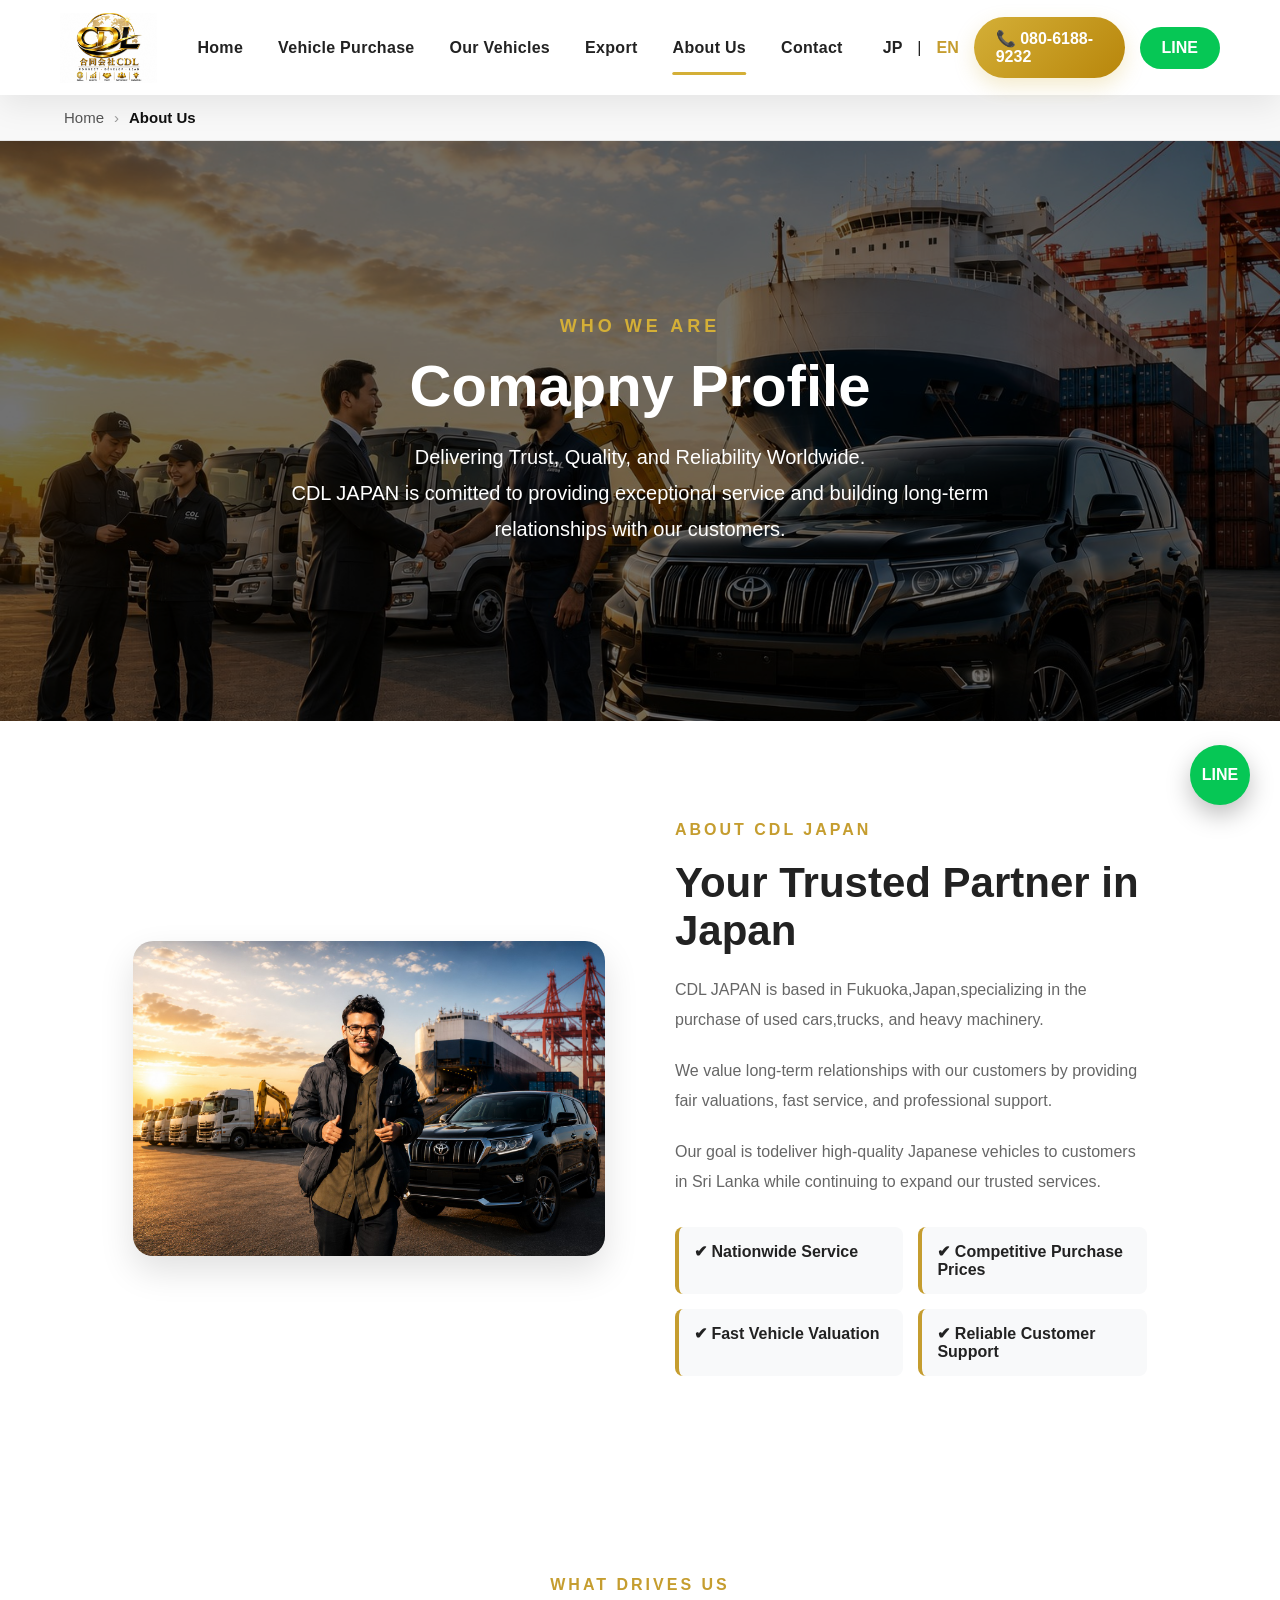
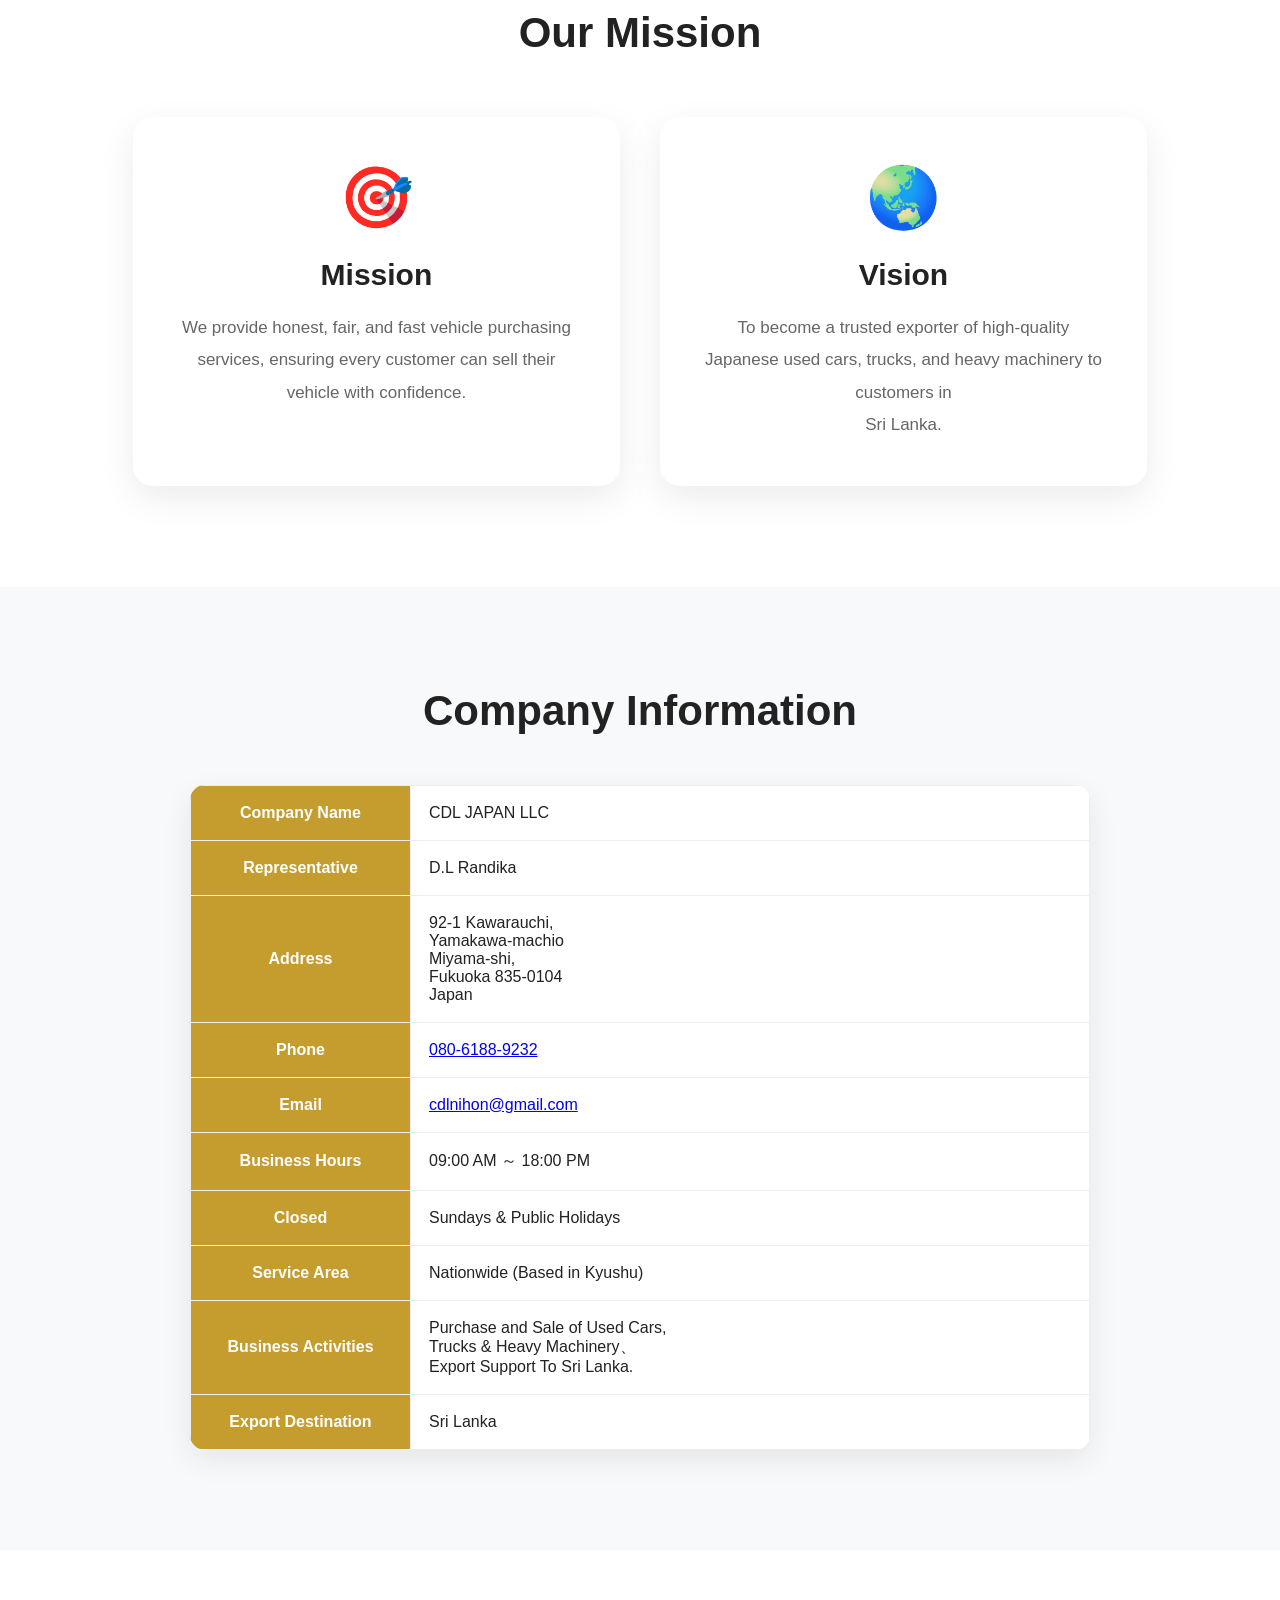
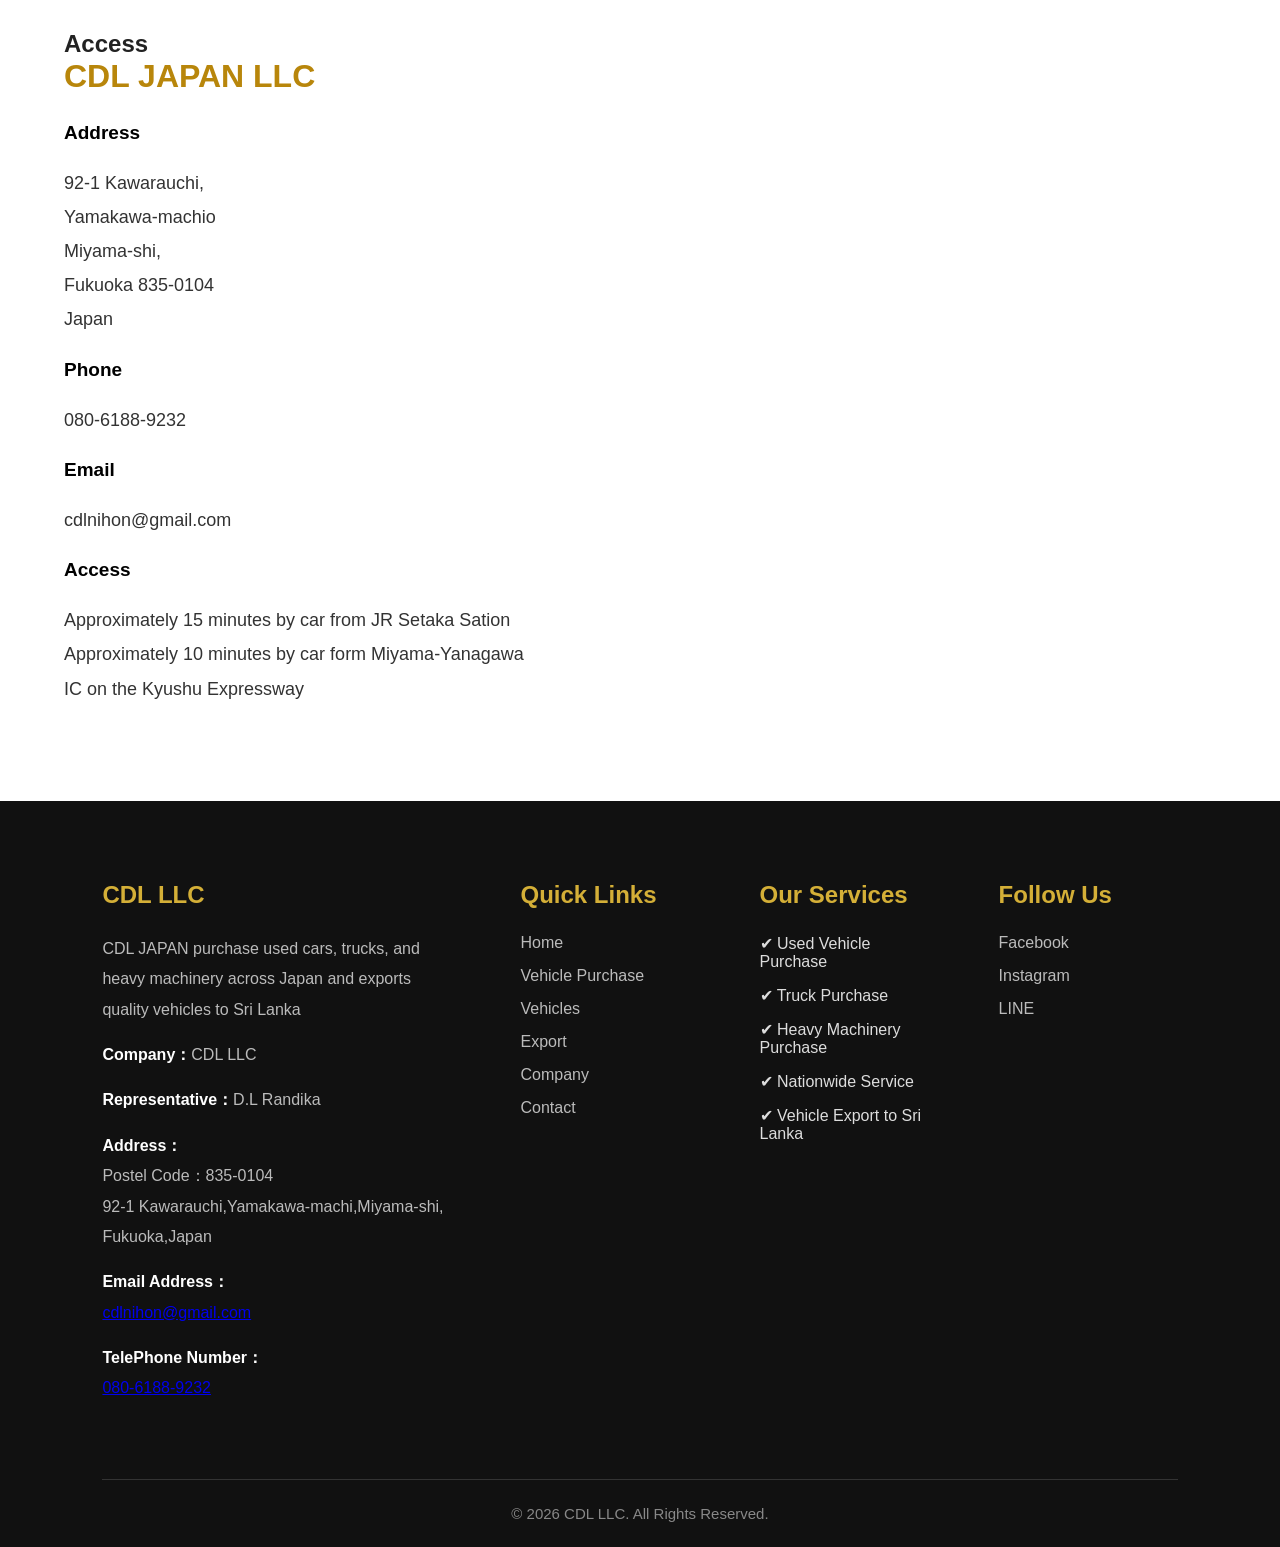
<file: about-en.html>
<!DOCTYPE html>
<html lang="en">

<head>

    <meta charset="UTF-8">
    <meta name="viewport" content="width=device-width, initial-scale=1.0">
    <title>About us | CDL LLC</title>
    <title>About CDL LLC | Used Vehicle Company in Fukuoka, Japan</title>

    <meta name="description"
        content="Learn about CDL JAPAN, a Fukuoka-based company specializing in used cars, trucks and heavy machinery in Japan, with vehicle export services to Sri Lanka.">

    <meta name="keywords"
        content="CDL JAPAN, CDL LLC, about CDL JAPAN, used cars Fukuoka, used vehicles Japan, trucks Japan, heavy machinery Japan, vehicle export Japan, Sri Lanka vehicle export">

    <meta name="robots" content="index, follow">

    <meta name="author" content="CDL LLC">

    <!-- Canonical -->
    <link rel="canonical" href="https://cdljp.com/about-en.html">


    <!-- Open Graph -->
    <meta property="og:type" content="website">

    <meta property="og:title"
        content="About CDL JAPAN | Used Vehicle Company in Fukuoka, Japan">

    <meta property="og:description"
        content="Learn about CDL JAPAN, a Fukuoka-based company specializing in used cars, trucks and heavy machinery, with export services to Sri Lanka.">

    <meta property="og:url"
        content="https://cdljp.com/about-en.html">

    <meta property="og:image"
        content="https://cdljp.com/images/about-company.jpg">

    <meta property="og:site_name"
        content="CDL JAPAN">

    <meta property="og:locale"
        content="en_US">


    <!-- Twitter / X -->
    <meta name="twitter:card"
        content="summary_large_image">

    <meta name="twitter:title"
        content="About CDL JAPAN | Used Vehicle Company in Fukuoka, Japan">

    <meta name="twitter:description"
        content="Learn about CDL JAPAN, a Fukuoka-based company specializing in used cars, trucks and heavy machinery, with export services to Sri Lanka.">

    <meta name="twitter:image"
        content="https://cdljp.com/images/about-company.jpg">


    <!-- Language / hreflang -->
    <link rel="alternate"
        hreflang="ja"
        href="https://cdljp.com/about.html">

    <link rel="alternate"
        hreflang="en"
        href="https://cdljp.com/about-en.html">

    <link rel="alternate"
        hreflang="x-default"
        href="https://cdljp.com/about.html">


    <!-- CSS -->
    <link rel="stylesheet" href="style.css">

    <link rel="stylesheet"
        href="https://unpkg.com/aos@2.3.4/dist/aos.css">

        <!-- =========================
     CDL JAPAN - COMPANY PROFILE SCHEMA
========================= -->
<script type="application/ld+json">
{
  "@context": "https://schema.org",
  "@graph": [
    {
      "@type": "AboutPage",
      "@id": "https://cdljp.com/about-en.html#webpage",
      "url": "https://cdljp.com/about-en.html",
      "name": "About CDL LLC | Used Vehicle Company in Fukuoka, Japan",
      "description": "Learn about CDL JAPAN, a Fukuoka-based company specializing in used cars, trucks and heavy machinery in Japan, with vehicle export services to Sri Lanka.",
      "isPartOf": {
        "@id": "https://cdljp.com/#website"
      },
      "about": {
        "@id": "https://cdljp.com/#organization"
      },
      "inLanguage": "en"
    },
    {
      "@type": "AutoDealer",
      "@id": "https://cdljp.com/#organization",
      "name": "CDL LLC",
      "alternateName": "CDL JAPAN",
      "url": "https://cdljp.com/",
      "logo": {
        "@type": "ImageObject",
        "url": "https://cdljp.com/images/logo.jpg"
      },
      "image": "https://cdljp.com/images/about-company.jpg",
      "telephone": "+81-80-6188-9232",
      "email": "cdlnihon@gmail.com",
      "address": {
        "@type": "PostalAddress",
        "streetAddress": "92-1 Kawarauchi, Yamakawa-machi",
        "postalCode": "835-0104",
        "addressLocality": "Miyama",
        "addressRegion": "Fukuoka",
        "addressCountry": "JP"
      },
      "areaServed": {
        "@type": "Country",
        "name": "Japan"
      },
      "knowsAbout": [
        "Used Cars",
        "Used Trucks",
        "Heavy Machinery",
        "Vehicle Purchase",
        "Vehicle Sales",
        "Vehicle Export"
      ]
    }
  ]
}
</script>

</head>
<body>

<header>

    <div class="logo">
        <a href="index-en.html">
            <img src="images/logo.jpg" alt="CDL JAPAN Logo">
        </a>
    </div>

    <nav>
        <a href="index-en.html">Home</a>
        <a href="purchase-en.html">Vehicle Purchase</a>
        <a href="vehicles-en.html">Our Vehicles</a>
        <a href="export-en.html">Export</a>
        <a href="about-en.html"class="active">About Us</a>
        <a href="contact-en.html">Contact</a>
        <div class="mobile-header-right">


    <a href="tel:08061889232" class="phone-btn">
        📞 080-6188-9232
    </a>

    <a href="#" class="line-header">
        LINE
    </a>.
    <div class="mobile-language">

    <a href="about.html" class="language-btn ">
        JP
    </a>

    <span>|</span>

    <a href="about-en.html" class="language-btn active">
        EN
    </a>

</div>
    </div>
    </nav>

    <div class="menu-toggle" id="menuToggle">
        ☰
    </div>

    <div class="header-right">

        <a href="about.html" class="language-btn ">
            JP  
        </a>
        <span>|</span>
        <a href="about-en.html" class="language-btn active ">
            EN
        </a>

        <a href="tel:08061889232" class="phone-btn">
            📞 080-6188-9232
        </a>

        <a href="#" class="line-header">
            LINE
        </a>

    </div>

</header>

<div class="breadcrumb">

    <div class="container">

        <a href="index-en.html">Home</a>

        <span class="separator">›</span>

        <span>About Us</span>

    </div>

</div>

<section
class="about-hero"
data-aos="fade"
data-aos-duration="1200">

    <div
class="about-overlay"
data-aos="zoom-in"
data-aos-delay="200">
        <span class="hero-subtitle">
            WHO WE ARE
        </span>

        <h1>Comapny Profile</h1>

        <p>
            Delivering Trust, Quality, and Reliability Worldwide.<br>
            CDL JAPAN is comitted to providing exceptional service
            and building long-term relationships with our customers.
        </p>

    </div>

</section>

<section
class="about-company"
data-aos="fade-up"
data-aos-duration="1000">
    <div class="container">

        <div class="about-grid">

            <div
class="about-image"
data-aos="fade-right"
data-aos-delay="100">
                <img src="images/about-company2.jpg" alt="CDL JAPAN">
            </div>

            <div
class="about-text"
data-aos="fade-left"
data-aos-delay="300">

                <span class="section-tag">ABOUT CDL JAPAN</span>

                <h2>Your Trusted Partner in Japan</h2>

                <p>
                    CDL JAPAN is based in Fukuoka,Japan,specializing in the purchase of used 
                    cars,trucks, and heavy machinery.

                </p>

                <p>
                    We value long-term relationships with our customers
                    by providing fair valuations, fast service,
                    and professional support.
                </p>

                <p>
                    Our goal is todeliver high-quality Japanese 
                    vehicles to customers in Sri Lanka while
                    continuing to expand our trusted services.
                </p>

                <div class="about-features">

                    <div>✔ Nationwide Service</div>
                    <div>✔ Competitive Purchase Prices</div>
                    <div>✔ Fast Vehicle Valuation</div>
                    <div>✔ Reliable Customer Support</div>

                </div>

            </div>

        </div>

    </div>

</section>
<section
class="mission-section"
data-aos="fade-up"
data-aos-duration="1000">
    <div class="container">

        <span
class="section-tag"
data-aos="fade-down"
data-aos-delay="100">
WHAT DRIVES US
</span>

        <h2
data-aos="fade-up"
data-aos-delay="200">Our Mission</h2>

        <div class="mission-grid">

            <div
class="mission-card"
data-aos="flip-left"
data-aos-delay="100">

                <div class="mission-icon">🎯</div>

                <h3>Mission</h3>

                <p>
                    We provide honest, fair, and fast vehicle
                    purchasing services, ensuring every customer
                    can sell their vehicle with confidence.
                </p>

            </div>

            <div
class="mission-card"
data-aos="flip-left"
data-aos-delay="300">

                <div class="mission-icon">🌏</div>

                <h3>Vision</h3>

                <p>
                    To become a trusted exporter of high-quality
                    Japanese used cars, trucks, and heavy
                    machinery to customers in <br>
                    Sri Lanka.
                </p>

            </div>

        </div>

    </div>

</section>

<!-- ===========================================
     COMPANY INFORMATION
=========================================== -->

<section
class="company-profile"
data-aos="fade-up"
data-aos-duration="1000">


    <div class="container">

        <h2
data-aos="fade-down"
data-aos-delay="100">Company Information</h2>

        <table
class="profile-table"
data-aos="zoom-in"
data-aos-delay="250">
            <tr>
                <th>Company Name</th>
                <td>CDL JAPAN LLC</td>
            </tr>

            <tr>
                <th>Representative</th>
                <td>D.L Randika</td>
            </tr>

            <tr>
                <th>Address</th>
                <td>
                    92-1 Kawarauchi,<br>
                    Yamakawa-machio<br>
                    Miyama-shi,<br>
                    Fukuoka 835-0104<br>
                    Japan
                </td>
            </tr>

            <tr>
                <th>Phone</th>
                <td>
                    <a href="tel:08061889232">
                        080-6188-9232
                    </a>
                </td>
            </tr>

            <tr>
                <th>Email</th>
                <td>
                    <a href="mailto:cdlnihon@gmail.com">
                        cdlnihon@gmail.com
                    </a>
                </td>
            </tr>

            <tr>
                <th>Business Hours</th>
                <td>09:00 AM ～ 18:00 PM</td>
            </tr>

            <tr>
                <th>Closed</th>
                <td>Sundays & Public Holidays</td>
            </tr>

            <tr>
                <th>Service Area</th>
                <td>
                    Nationwide (Based in Kyushu)
                </td>
            </tr>

            <tr>
                <th>Business Activities</th>
                <td>
                    Purchase and Sale of Used Cars,<br>
                    Trucks & Heavy Machinery、<br>
                    Export Support To Sri Lanka.
                </td>
            </tr>

            <tr>
                <th>Export Destination</th>
                <td>Sri Lanka</td>
            </tr>

        </table>

    </div>

</section>

<section
class="access-section"
data-aos="fade-up"
data-aos-duration="1000">

    <div class="container">

        <h2
data-aos="fade-down"
data-aos-delay="100">Access</h2>

        <div class="access-grid">

            <div
class="access-info"
data-aos="fade-right"
data-aos-delay="200">

                <h3>CDL JAPAN LLC</h3>

                <p><strong>Address</strong></p>

                <p>
                    92-1 Kawarauchi,<br>
                    Yamakawa-machio<br>
                    Miyama-shi,<br>
                    Fukuoka 835-0104<br>
                    Japan
                </p>

                <p><strong>Phone</strong></p>

                <p>080-6188-9232</p>

                <p><strong>Email</strong></p>

                <p>cdlnihon@gmail.com</p>

                <p><strong>Access</strong></p>

                <p>
                    Approximately 15 minutes by car from JR Setaka Sation<br>
                    
                    Approximately 10 minutes by car form
                    Miyama-Yanagawa IC on the Kyushu Expressway
                </p>

            </div>

            <div
class="access-map"
data-aos="fade-left"
data-aos-delay="350">

                <iframe
                    src="https://www.google.com/maps?q=835-0104+福岡県みやま市山川町河原内92番地1&output=embed"
                    width="100%"
                    height="400"
                    style="border:0;"
                    allowfullscreen=""
                    loading="lazy">
                </iframe>

            </div>

        </div>

    </div>

</section>


<script src="script.js"></script>

<footer class="footer">

    <div class="footer-container">

        <!-- Company -->

        <div class="footer-col">

            <h3>CDL LLC</h3>

            <p>
                CDL JAPAN purchase used cars, trucks, 
                and heavy machinery across Japan and
                exports quality vehicles to Sri Lanka
                
            </p>

            <p><strong>Company：</strong>CDL LLC</p>

            <p><strong>Representative：</strong>D.L Randika</p>

            <p>
                <strong>Address：</strong><br>
                Postel Code：835-0104<br>
                92-1 Kawarauchi,Yamakawa-machi,Miyama-shi,<br>
                Fukuoka,Japan
            </p>

            <p>
                <strong>Email Address：</strong><br>
                <a href="mailto:cdlnihon@gmail.com">
                    cdlnihon@gmail.com
                </a>
            </p>

            <p>
                <strong>TelePhone Number：</strong><br>
                <a href="tel:08061889232">
                    080-6188-9232
                </a>
            </p>



        </div>

        <!-- Quick Links -->

        <div class="footer-col">

            <h3>Quick Links</h3>

            <ul>

                <li><a href="index-en.html">Home</a></li>
                <li><a href="purchase-en.html">Vehicle Purchase</a></li>
                <li><a href="vehicles-en.html">Vehicles</a></li>
                <li><a href="export-en.html">Export</a></li>
                <li><a href="about-en.html">Company</a></li>
                <li><a href="contact-en.html">Contact</a></li>

            </ul>

        </div>

        
        <!-- Services -->

        <div class="footer-col">

            <h3>Our Services</h3>

            <ul>

                <li>✔ Used Vehicle Purchase</li>
                <li>✔ Truck Purchase</li>
                <li>✔ Heavy Machinery Purchase</li>
                <li>✔ Nationwide Service</li>
                <li>✔ Vehicle Export to Sri Lanka</li>

            </ul>

        </div>

        <!-- Social -->

        <div class="footer-col">

            <h3>Follow Us</h3>

            <div class="social-links">

                <a href="#">Facebook</a>
                <a href="#">Instagram</a>
                <a href="#">LINE</a>

            </div>

        </div>

    </div>

    <div class="footer-bottom">

        © 2026 CDL LLC. All Rights Reserved.

    </div>

</footer>

<a href="https://line.me/" class="line-floating" target="_blank">
    LINE
</a>

<button id="backToTop">↑</button>

<script src="https://unpkg.com/aos@2.3.4/dist/aos.js"></script>

<script>
AOS.init({
    duration: 1000,
    once: true,
    offset: 80,
    easing: "ease-out-cubic"
});
</script>

<script src="script.js"></script>

</body>
</html>
</file>
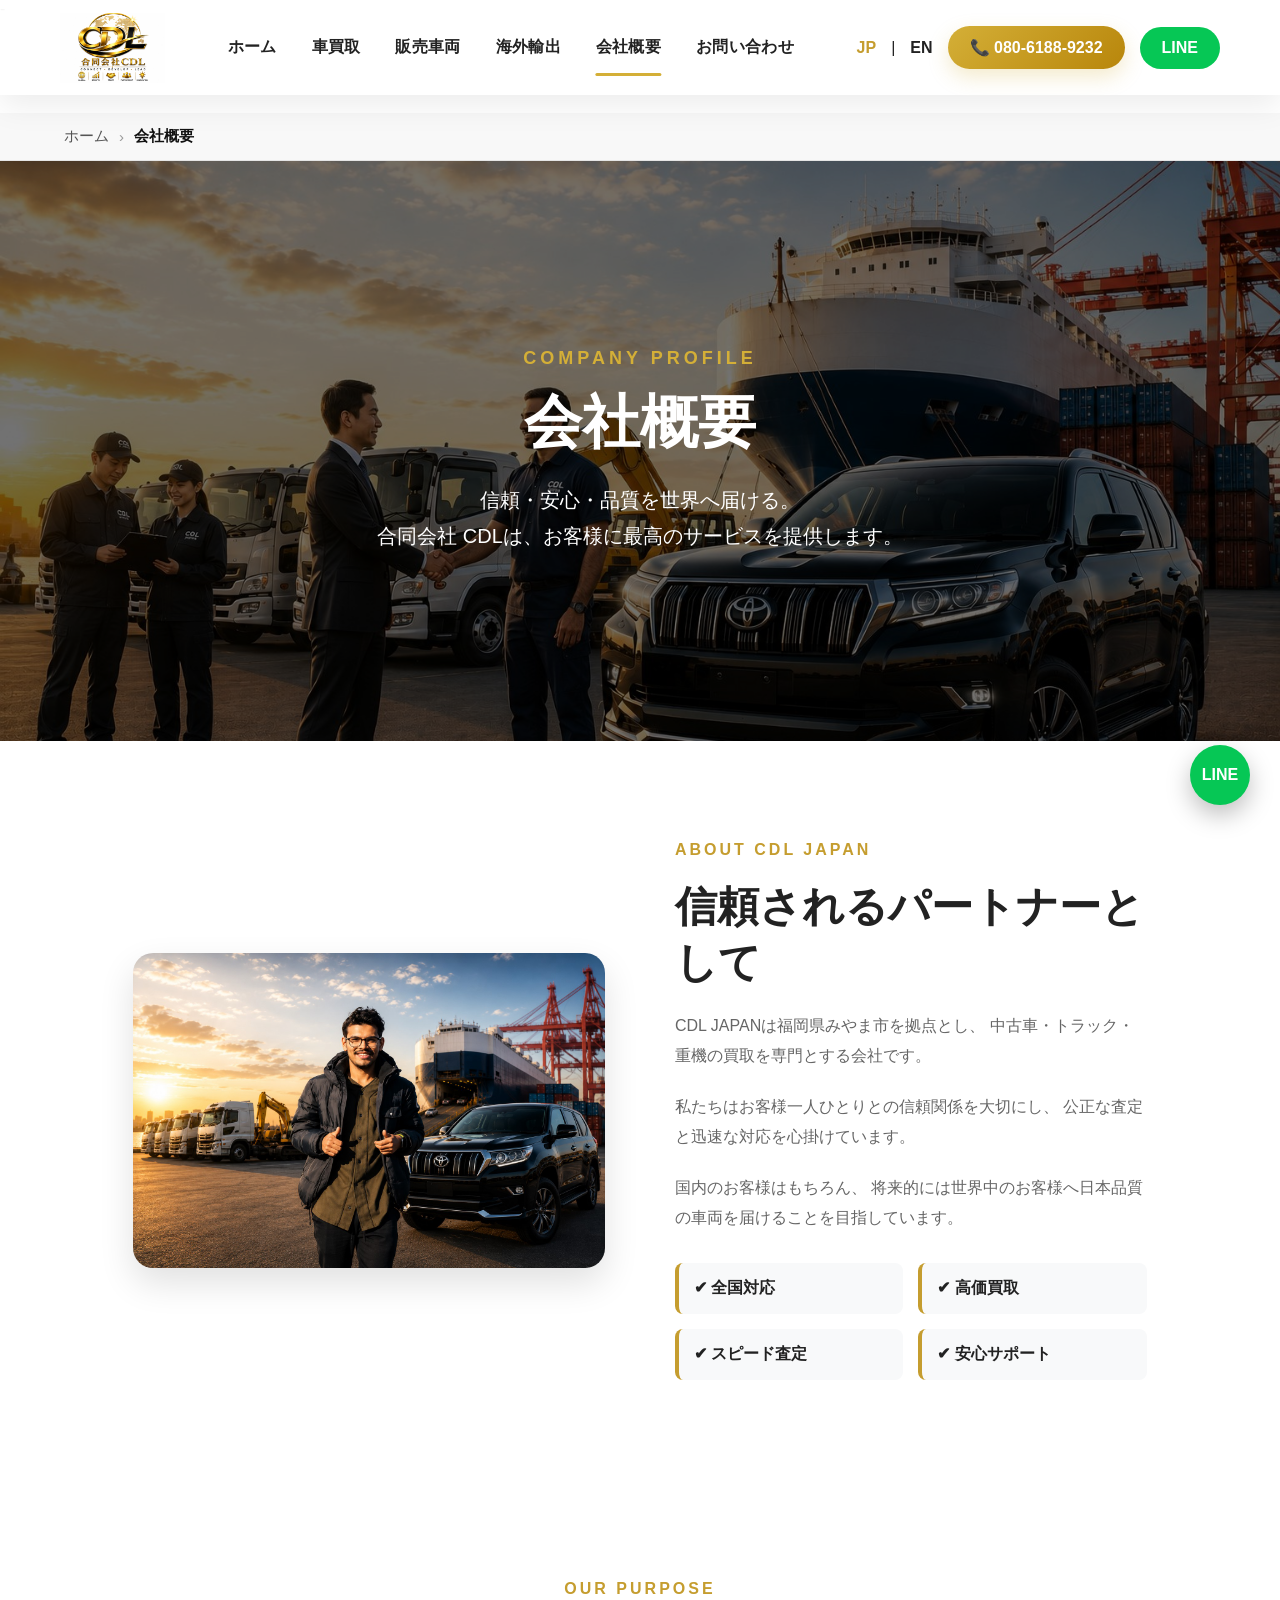
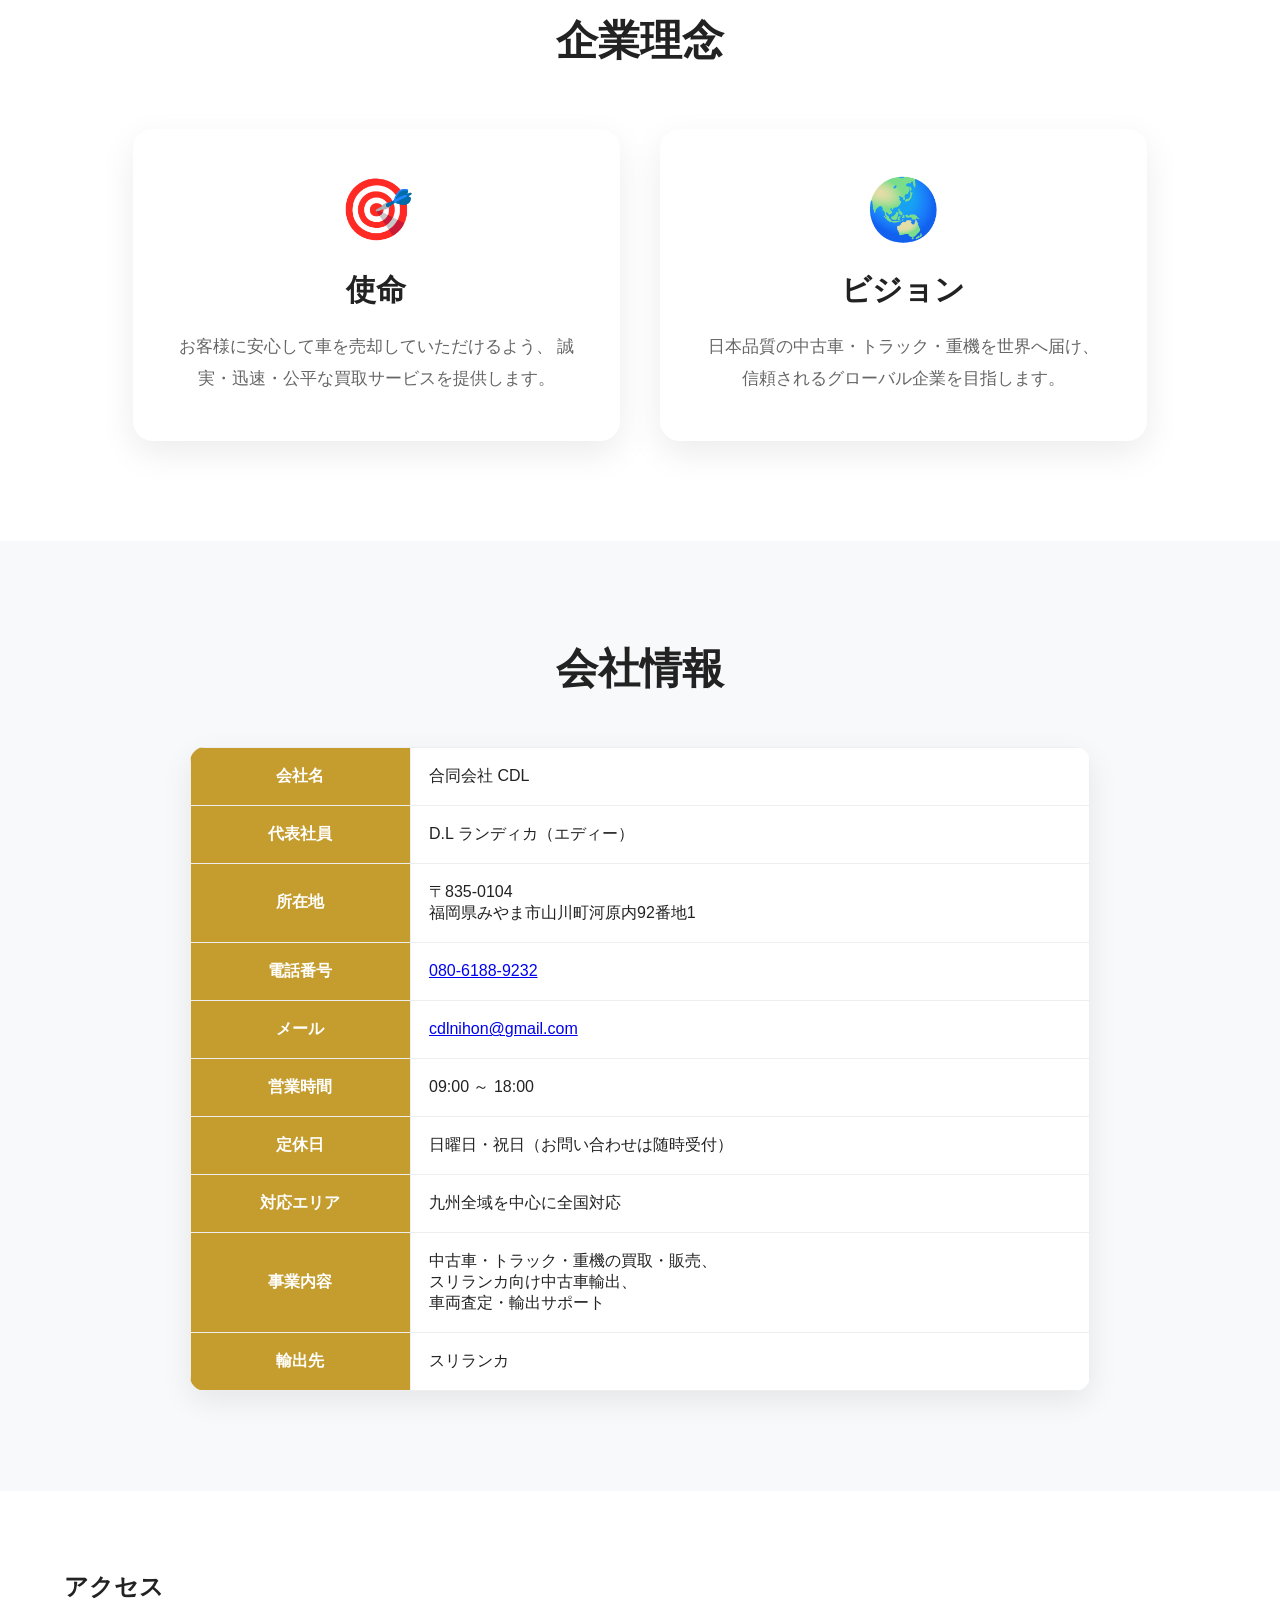
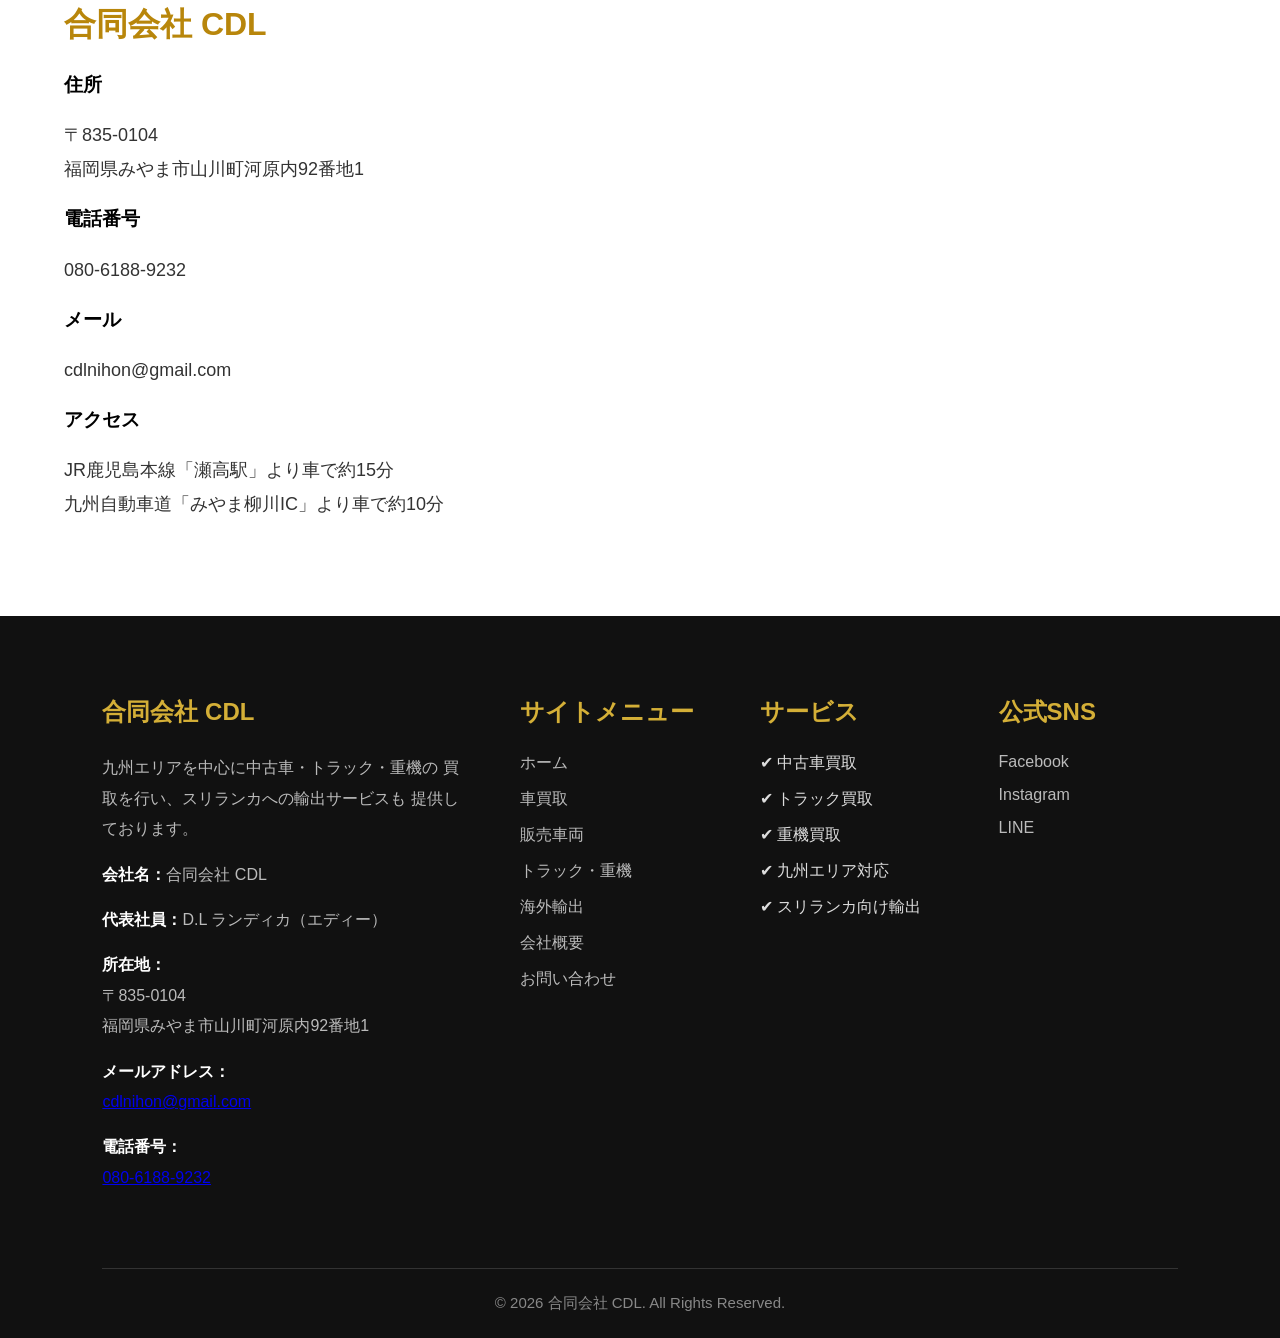
<file: about.html>
<!DOCTYPE html>
<html lang="ja">

<head>
    <meta charset="UTF-8">
    <meta name="viewport" content="width=device-width, initial-scale=1.0">
    <title>会社概要 | 合同会社CDL | CDL JAPAN</title>
    

<meta name="description" content="CDL JAPAN（合同会社CDL）は福岡県みやま市を拠点に、中古車・トラック・重機の買取・販売、スリランカ向けの車両輸出サービスを行っています。">

<meta name="keywords" content="CDL JAPAN, 合同会社CDL, 会社概要, 中古車 福岡, 中古車買取 福岡, トラック買取 福岡, 重機買取 福岡, 車両輸出 日本, スリランカ 車輸出">

<meta name="robots" content="index, follow">
-
<meta name="author" content="CDL LLC">

<link rel="canonical" href="https://cdljp.com/about.html">


<!-- Open Graph -->
<meta property="og:type" content="website">

<meta property="og:title" content="会社概要 | CDL JAPAN">

<meta property="og:description" content="CDL JAPAN（合同会社CDL）は福岡県を拠点に、中古車・トラック・重機の買取・販売、スリランカ向け車両輸出を行っています。">

<meta property="og:url" content="https://cdljp.com/about.html">

<meta property="og:image" content="https://cdljp.com/images/about-company.jpg">

<meta property="og:site_name" content="CDL JAPAN">

<meta property="og:locale" content="ja_JP">


<!-- Twitter / X -->
<meta name="twitter:card" content="summary_large_image">

<meta name="twitter:title" content="会社概要 | CDL JAPAN">

<meta name="twitter:description" content="CDL JAPAN（合同会社CDL）は福岡県を拠点に、中古車・トラック・重機の買取・販売、スリランカ向け車両輸出を行っています。">

<meta name="twitter:image" content="https://cdljp.com/images/about-company.jpg">


<!-- Language -->
<link rel="alternate" hreflang="ja" href="https://cdljp.com/about.html">

<link rel="alternate" hreflang="en" href="https://cdljp.com/about-en.html">

<link rel="alternate" hreflang="x-default" href="https://cdljp.com/about.html">
    <link rel="stylesheet" href="style.css">
    <link rel="stylesheet" href="https://unpkg.com/aos@2.3.4/dist/aos.css">

    
    <!-- =========================
     CDL JAPAN - COMPANY PROFILE SCHEMA
========================= -->
<script type="application/ld+json">
{
  "@context": "https://schema.org",
  "@graph": [
    {
      "@type": "AboutPage",
      "@id": "https://cdljp.com/about.html#webpage",
      "url": "https://cdljp.com/about.html",
      "name": "会社概要 | CDL JAPAN",
      "description": "CDL JAPAN（合同会社CDL）は福岡県みやま市を拠点に、中古車・トラック・重機の買取・販売、スリランカ向けの車両輸出サービスを行っています。",
      "isPartOf": {
        "@id": "https://cdljp.com/#website"
      },
      "about": {
        "@id": "https://cdljp.com/#organization"
      },
      "inLanguage": "ja"
    },
    {
      "@type": "AutoDealer",
      "@id": "https://cdljp.com/#organization",
      "name": "合同会社 CDL",
      "alternateName": "CDL JAPAN",
      "url": "https://cdljp.com/",
      "logo": {
        "@type": "ImageObject",
        "url": "https://cdljp.com/images/logo.jpg"
      },
      "image": "https://cdljp.com/images/about-company.jpg",
      "telephone": "+81-80-6188-9232",
      "email": "cdlnihon@gmail.com",
      "address": {
        "@type": "PostalAddress",
        "streetAddress": "山川町河原内92番地1",
        "postalCode": "835-0104",
        "addressLocality": "みやま市",
        "addressRegion": "福岡県",
        "addressCountry": "JP"
      },
      "areaServed": {
        "@type": "Country",
        "name": "Japan"
      },
      "knowsAbout": [
        "中古車",
        "トラック",
        "重機",
        "車両買取",
        "車両販売",
        "中古車輸出"
      ]
    }
  ]
}
</script>


</head>

<body>

<header>

    <div class="logo">
        <a href="index.html">
            <img src="images/logo.jpg" alt="CDL JAPAN Logo">
        </a>
    </div>

    <nav>
        <a href="index.html">ホーム</a>
        <a href="purchase.html">車買取</a>
        <a href="vehicles.html">販売車両</a>
        <a href="export.html">海外輸出</a>
        <a href="about.html" class="active">会社概要</a>
        <a href="contact.html">お問い合わせ</a>
        <div class="mobile-header-right">

    

    <a href="tel:08061889232" class="phone-btn">
        📞 080-6188-9232
    </a>

    <a href="#" class="line-header">
        LINE
    </a>
    <div class="mobile-language">

    <a href="about.html" class="language-btn active">
        JP
    </a>

    <span>|</span>

    <a href="about-en.html" class="language-btn">
        EN
    </a>

</div>
    </div>
    </nav>

    <div class="menu-toggle" id="menuToggle">
        ☰
    </div>

    <div class="header-right">

        <a href="about.html" class="language-btn active ">
            JP  
        </a>
        <span>|</span>
        <a href="about-en.html" class="language-btn  ">
            EN
        </a>


        <a href="tel:08061889232" class="phone-btn">
            📞 080-6188-9232
        </a>

        <a href="#" class="line-header">
            LINE
        </a>

    </div>

</header>

<div class="breadcrumb">

    <div class="container">

        <a href="index.html">ホーム</a>

        <span class="separator">›</span>

        <span>会社概要</span>

    </div>

</div>

<section
class="about-hero"
data-aos="fade"
data-aos-duration="1200">

    <div
class="about-overlay"
data-aos="zoom-in"
data-aos-delay="200">

        <span class="hero-subtitle">
            COMPANY PROFILE
        </span>

        <h1>会社概要</h1>

        <p>
            信頼・安心・品質を世界へ届ける。<br>
            合同会社 CDLは、お客様に最高のサービスを提供します。
        </p>

    </div>

</section>

<section
class="about-company"
data-aos="fade-up"
data-aos-duration="1000">

    <div class="container">

        <div class="about-grid">

            <div
class="about-image"
data-aos="fade-right"
data-aos-delay="100">
                <img src="images/about-company2.jpg" alt="CDL JAPAN">
            </div>

            <div
class="about-text"
data-aos="fade-left"
data-aos-delay="300">

                <span class="section-tag">ABOUT CDL JAPAN</span>

                <h2>信頼されるパートナーとして</h2>

                <p>
                    CDL JAPANは福岡県みやま市を拠点とし、
                    中古車・トラック・重機の買取を専門とする会社です。
                </p>

                <p>
                    私たちはお客様一人ひとりとの信頼関係を大切にし、
                    公正な査定と迅速な対応を心掛けています。
                </p>

                <p>
                    国内のお客様はもちろん、
                    将来的には世界中のお客様へ日本品質の車両を届けることを目指しています。
                </p>

                <div class="about-features">

                    <div>✔ 全国対応</div>
                    <div>✔ 高価買取</div>
                    <div>✔ スピード査定</div>
                    <div>✔ 安心サポート</div>

                </div>

            </div>

        </div>

    </div>

</section>
<section
class="mission-section"
data-aos="fade-up"
data-aos-duration="1000">

    <div class="container">

        <span
class="section-tag"
data-aos="fade-down"
data-aos-delay="100">
OUR PURPOSE
</span>

        <h2
data-aos="fade-up"
data-aos-delay="200">
企業理念
</h2>

        <div class="mission-grid">

            <div
class="mission-card"
data-aos="flip-left"
data-aos-delay="100">

                <div class="mission-icon">🎯</div>

                <h3>使命</h3>

                <p>
                    お客様に安心して車を売却していただけるよう、
                    誠実・迅速・公平な買取サービスを提供します。
                </p>

            </div>

            <div
class="mission-card"
data-aos="flip-left"
data-aos-delay="300">

                <div class="mission-icon">🌏</div>

                <h3>ビジョン</h3>

                <p>
                    日本品質の中古車・トラック・重機を世界へ届け、
                    信頼されるグローバル企業を目指します。
                </p>

            </div>

        </div>

    </div>

</section>

<!-- ===========================================
     COMPANY INFORMATION
=========================================== -->

<section
class="company-profile"
data-aos="fade-up"
data-aos-duration="1000">

    <div class="container">

        <h2
data-aos="fade-down"
data-aos-delay="100">
会社情報
</h2>

        <table
class="profile-table"
data-aos="zoom-in"
data-aos-delay="250">

            <tr>
                <th>会社名</th>
                <td>合同会社 CDL</td>
            </tr>

            <tr>
                <th>代表社員</th>
                <td>D.L ランディカ（エディー）</td>
            </tr>

            <tr>
                <th>所在地</th>
                <td>
                    〒835-0104<br>
                    福岡県みやま市山川町河原内92番地1
                </td>
            </tr>

            <tr>
                <th>電話番号</th>
                <td>
                    <a href="tel:08061889232">
                        080-6188-9232
                    </a>
                </td>
            </tr>

            <tr>
                <th>メール</th>
                <td>
                    <a href="mailto:cdlnihon@gmail.com">
                        cdlnihon@gmail.com
                    </a>
                </td>
            </tr>

            <tr>
                <th>営業時間</th>
                <td>09:00 ～ 18:00</td>
            </tr>

            <tr>
                <th>定休日</th>
                <td>日曜日・祝日（お問い合わせは随時受付）</td>
            </tr>

            <tr>
                <th>対応エリア</th>
                <td>
                    九州全域を中心に全国対応
                </td>
            </tr>

            <tr>
                <th>事業内容</th>
                <td>
                    中古車・トラック・重機の買取・販売、<br>
                    スリランカ向け中古車輸出、<br>
                    車両査定・輸出サポート
                </td>
            </tr>

            <tr>
                <th>輸出先</th>
                <td>スリランカ</td>
            </tr>

        </table>

    </div>

</section>

<section
class="access-section"
data-aos="fade-up"
data-aos-duration="1000">

    <div class="container">

        <h2
data-aos="fade-down"
data-aos-delay="100">
アクセス
</h2>

        <div class="access-grid">

            <div
class="access-info"
data-aos="fade-right"
data-aos-delay="200">

                <h3>合同会社 CDL</h3>

                <p><strong>住所</strong></p>

                <p>
                    〒835-0104<br>
                    福岡県みやま市山川町河原内92番地1
                </p>

                <p><strong>電話番号</strong></p>

                <p>080-6188-9232</p>

                <p><strong>メール</strong></p>

                <p>cdlnihon@gmail.com</p>

                <p><strong>アクセス</strong></p>

                <p>
                    JR鹿児島本線「瀬高駅」より車で約15分<br>
                    九州自動車道「みやま柳川IC」より車で約10分
                </p>

            </div>

            <div
class="access-map"
data-aos="fade-left"
data-aos-delay="350">

                <iframe
                    src="https://www.google.com/maps?q=835-0104+福岡県みやま市山川町河原内92番地1&output=embed"
                    width="100%"
                    height="400"
                    style="border:0;"
                    allowfullscreen=""
                    loading="lazy">
                </iframe>

            </div>

        </div>

    </div>

</section>


<script src="script.js"></script>

<footer class="footer">

    <div class="footer-container">

        <!-- Company -->

        <div class="footer-col">

            <h3>合同会社 CDL</h3>

            <p>
                九州エリアを中心に中古車・トラック・重機の
                買取を行い、スリランカへの輸出サービスも
                提供しております。
            </p>

            <p><strong>会社名：</strong>合同会社 CDL</p>

            <p><strong>代表社員：</strong>D.L ランディカ（エディー）</p>

            <p>
                <strong>所在地：</strong><br>
                〒835-0104<br>
                福岡県みやま市山川町河原内92番地1
            </p>

            <p>
                <strong>メールアドレス：</strong><br>
                <a href="mailto:cdlnihon@gmail.com">
                    cdlnihon@gmail.com
                </a>
            </p>

            <p>
                <strong>電話番号：</strong><br>
                <a href="tel:08061889232">
                    080-6188-9232
                </a>
            </p>

        </div>

        <!-- Quick Links -->

        <div class="footer-col">

            <h3>サイトメニュー</h3>

            <ul>

                <li><a href="index.html">ホーム</a></li>
                <li><a href="purchase.html">車買取</a></li>
                <li><a href="vehicles.html">販売車両</a></li>
                <li><a href="trucks.html">トラック・重機</a></li>
                <li><a href="export.html">海外輸出</a></li>
                <li><a href="about.html">会社概要</a></li>
                <li><a href="contact.html">お問い合わせ</a></li>

            </ul>

        </div>

        <!-- Services -->

        <div class="footer-col">

            <h3>サービス</h3>

            <ul>

                <li>✔ 中古車買取</li>
                <li>✔ トラック買取</li>
                <li>✔ 重機買取</li>
                <li>✔ 九州エリア対応</li>
                <li>✔ スリランカ向け輸出</li>

            </ul>

        </div>

        <!-- Social -->

        <div class="footer-col">

            <h3>公式SNS</h3>

            <div class="social-links">

                <a href="#" target="_blank">Facebook</a>
                <a href="#" target="_blank">Instagram</a>
                <a href="#" target="_blank">LINE</a>

            </div>

        </div>

    </div>

    <div class="footer-bottom">

        © 2026 合同会社 CDL. All Rights Reserved.

    </div>

</footer>

<a href="https://line.me/" class="line-floating" target="_blank">
    LINE
</a>

<button id="backToTop">↑</button>

<script src="https://unpkg.com/aos@2.3.4/dist/aos.js"></script>

<script>
AOS.init({
    duration: 1000,
    once: true,
    offset: 80,
    easing: "ease-out-cubic"
});
</script>

<script src="script.js"></script>


</body>
</html>
</file>
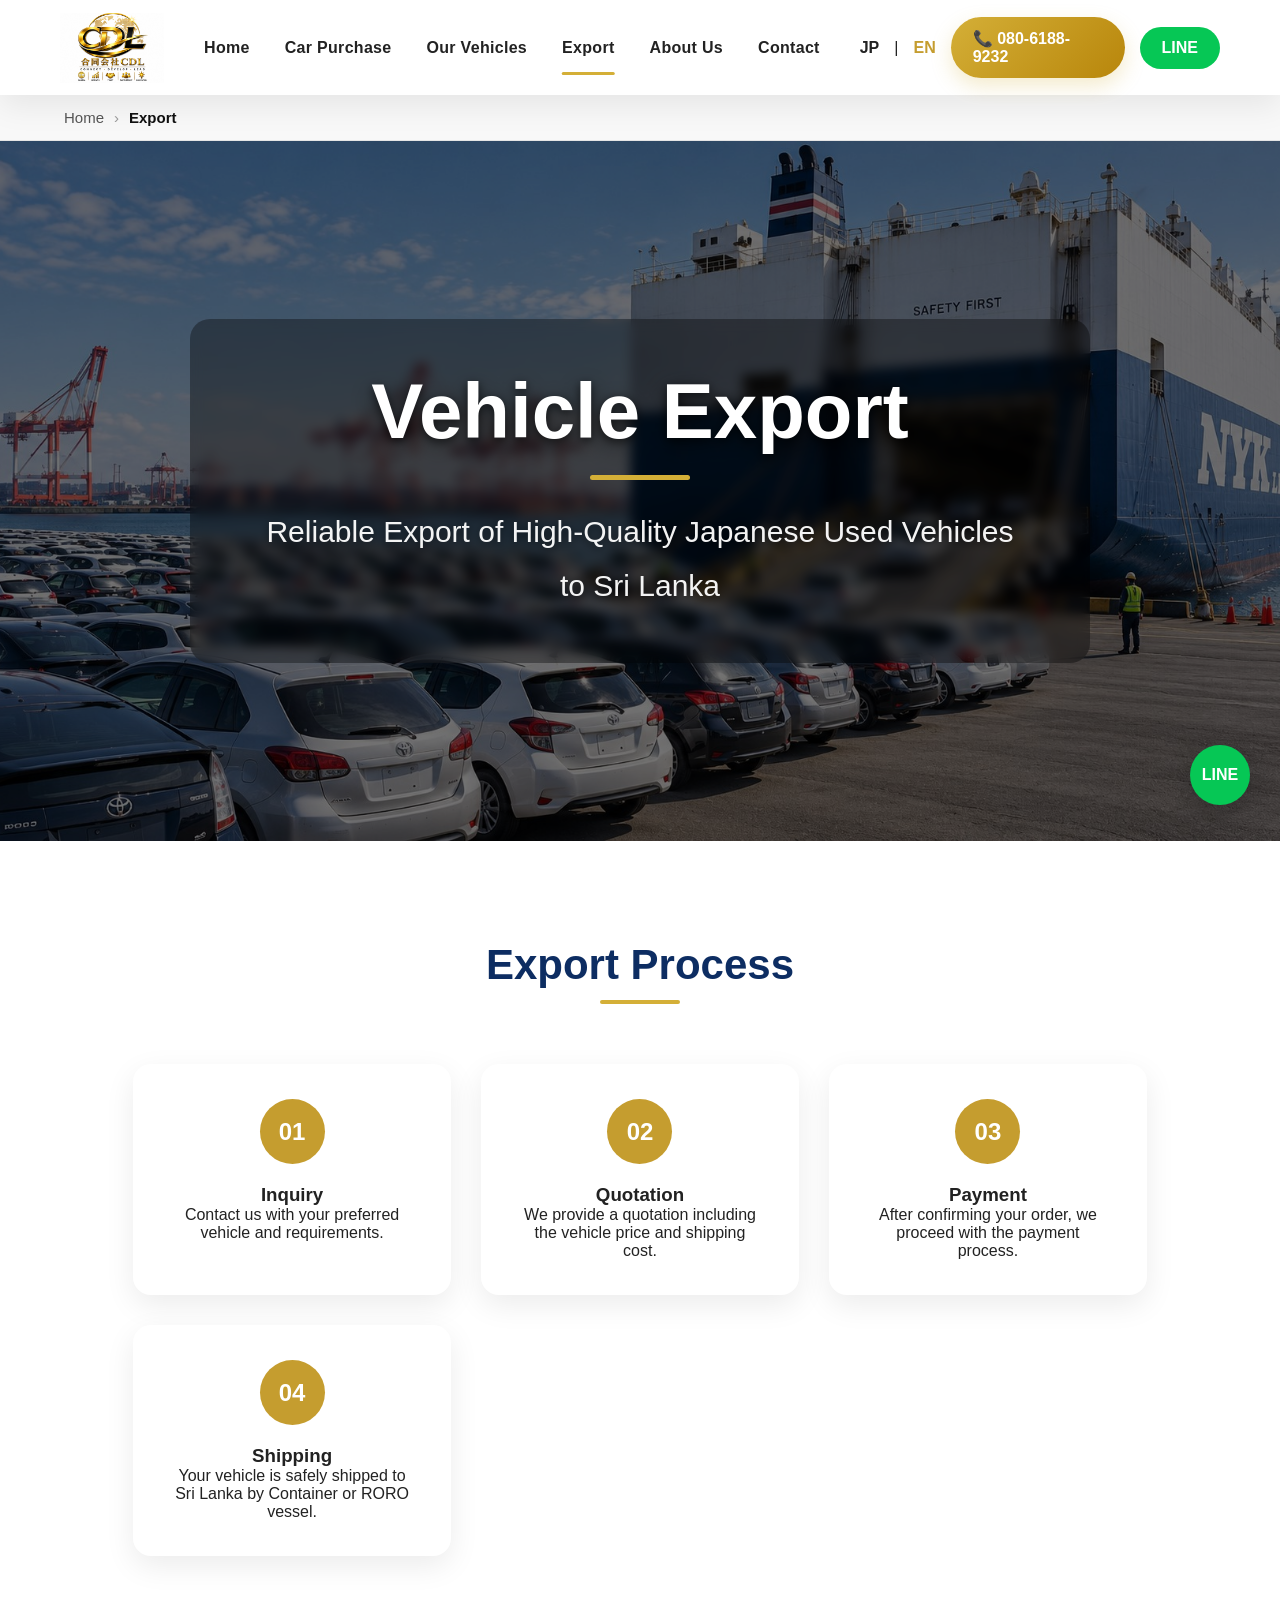
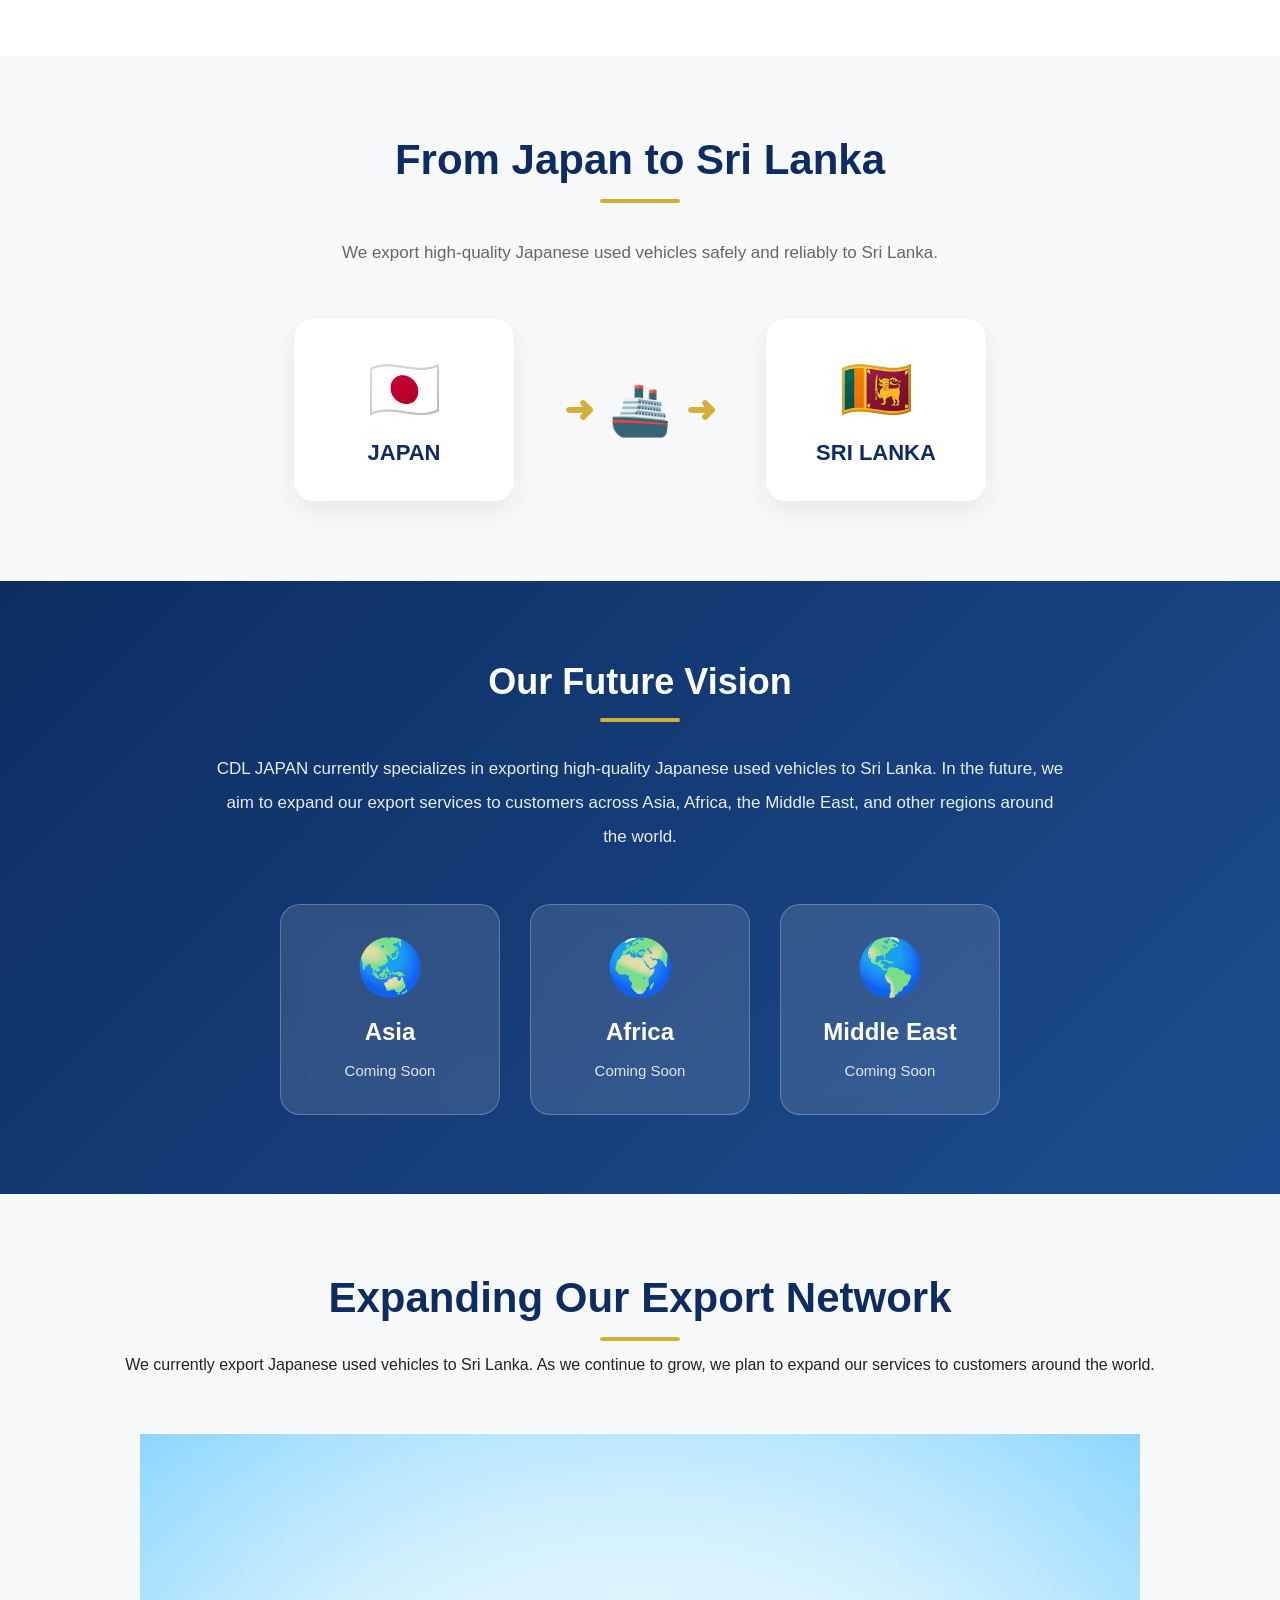
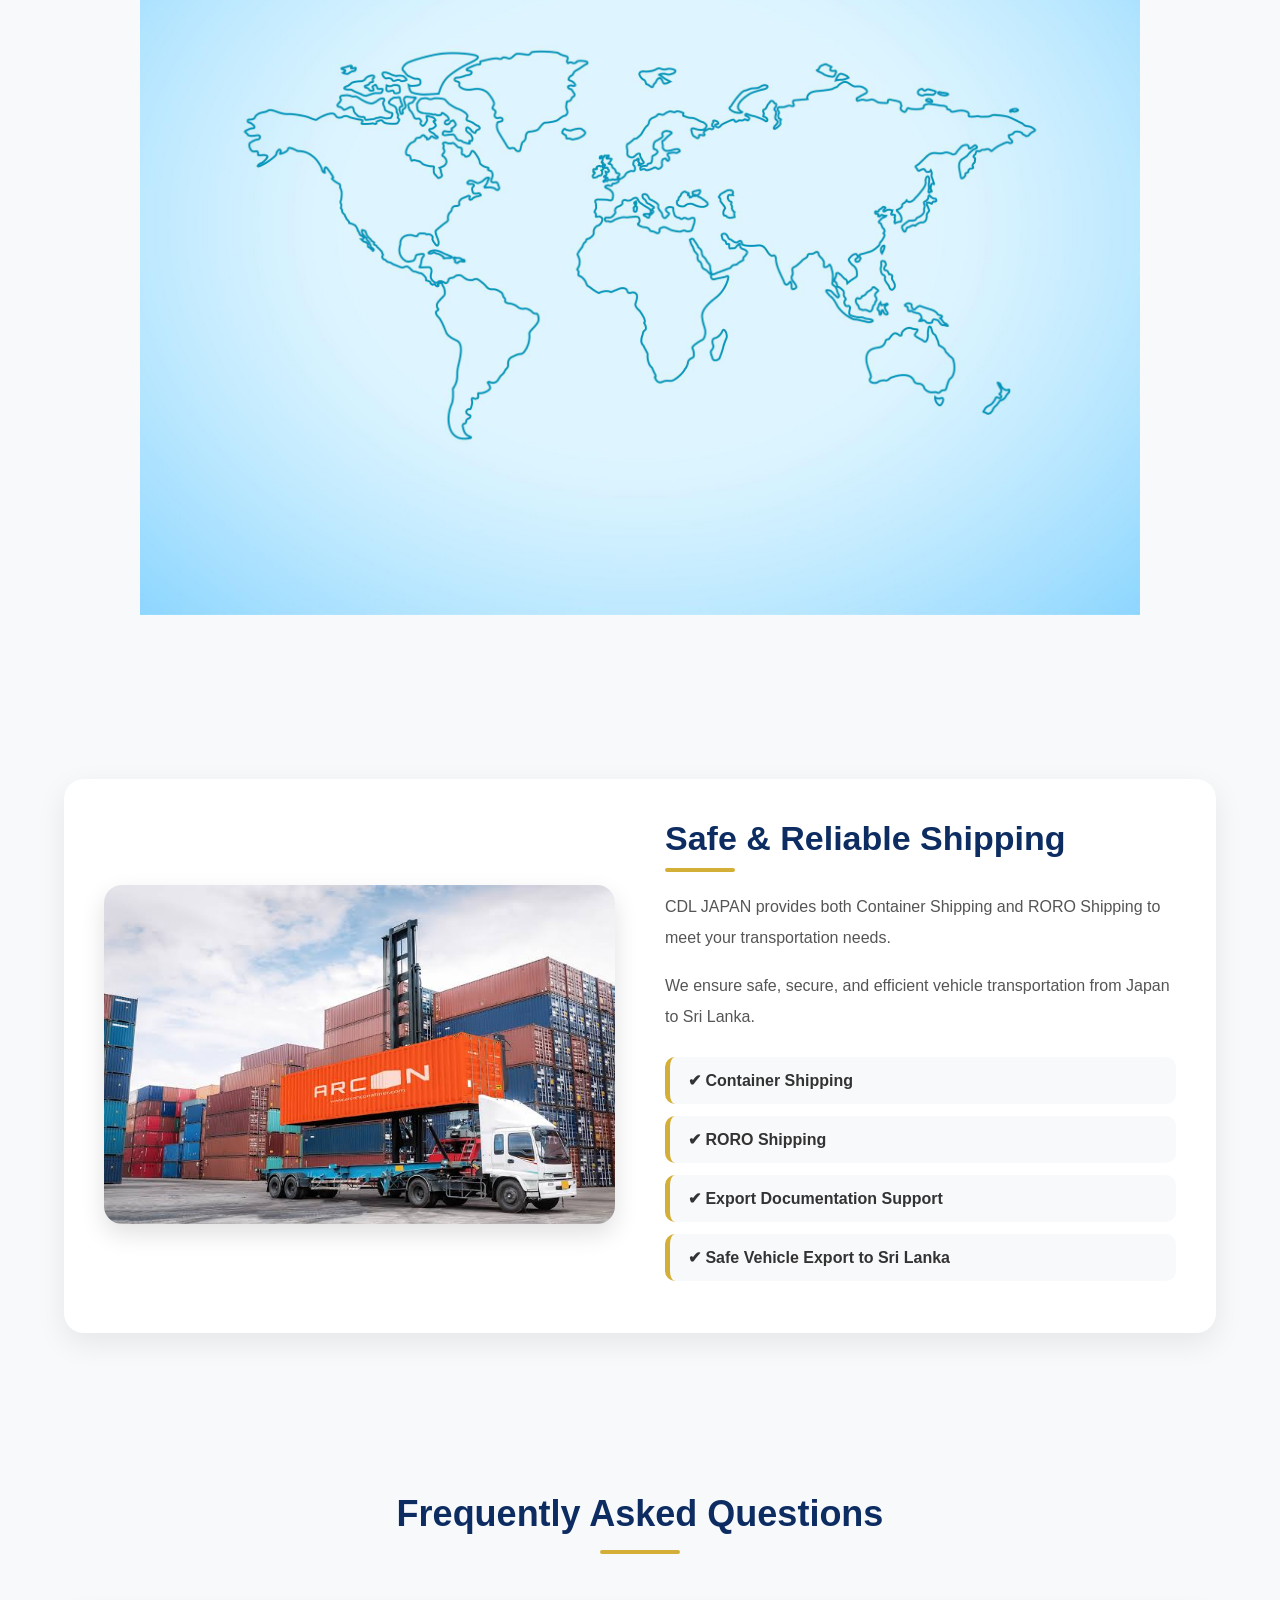
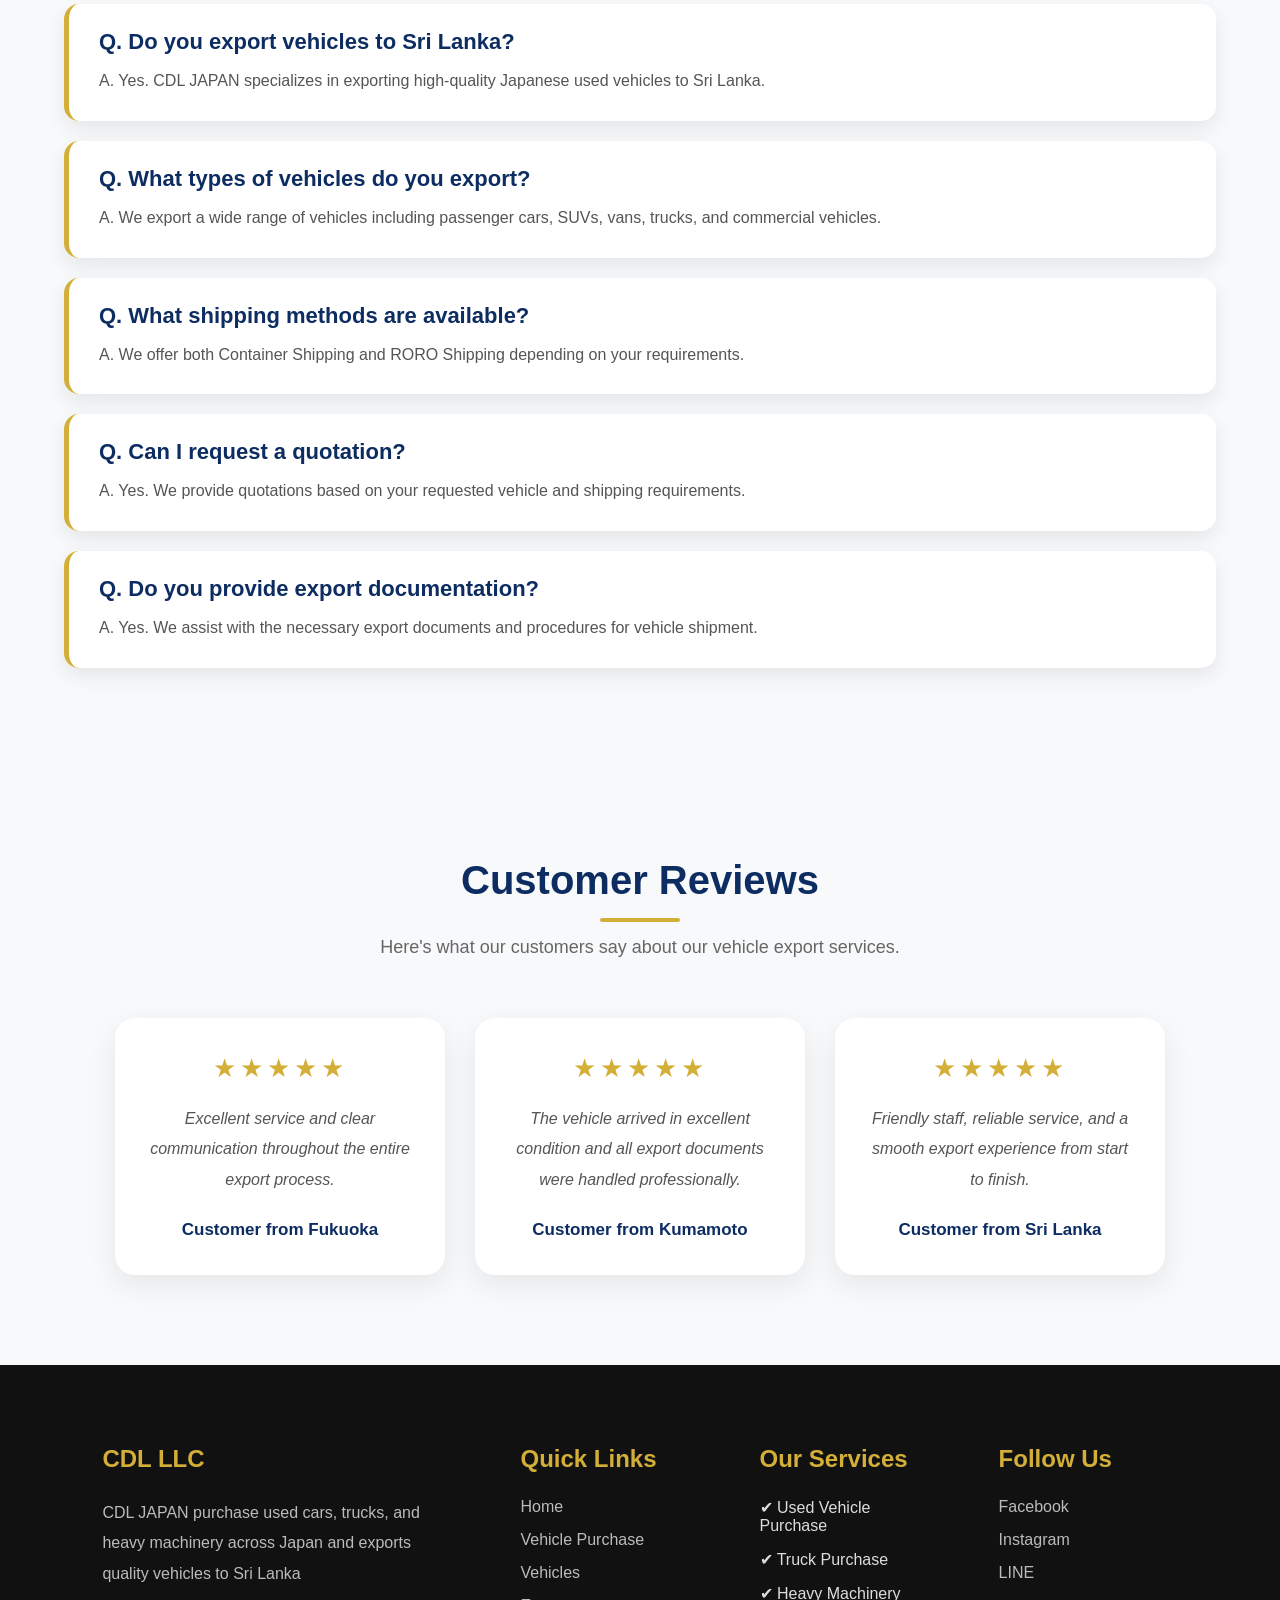
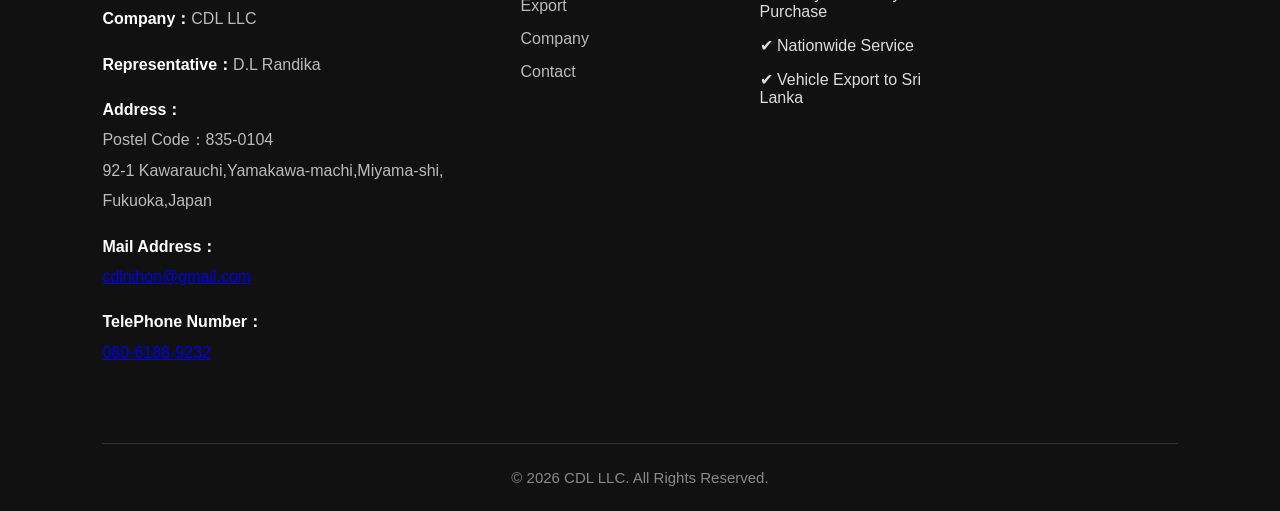
<file: export-en.html>
<!DOCTYPE html>
<html lang="en">

<head>
    <meta charset="UTF-8">
    <meta name="viewport" content="width=device-width, initial-scale=1.0">
    <title>Export | CDL LLC</title>
    <link rel="stylesheet" href="style.css">
    <link rel="stylesheet" href="https://unpkg.com/aos@2.3.4/dist/aos.css">

    <!-- =========================
     CDL JAPAN - EXPORT SERVICE SCHEMA
========================= -->
<script type="application/ld+json">
{
  "@context": "https://schema.org",
  "@graph": [
    {
      "@type": "Service",
      "@id": "https://cdljp.com/export-en.html#service",
      "name": "Used Car, Truck & Heavy Machinery Export",
      "alternateName": "Vehicle Export Service",
      "description": "CDL JAPAN provides export services for used cars, trucks and heavy machinery from Japan to overseas markets, including Sri Lanka.",
      "provider": {
        "@type": "AutoDealer",
        "@id": "https://cdljp.com/#organization",
        "name": "CDL LLC",
        "alternateName": "CDL JAPAN",
        "url": "https://cdljp.com/"
      },
      "areaServed": [
        {
          "@type": "Country",
          "name": "Sri Lanka"
        },
        {
          "@type": "Country",
          "name": "Japan"
        }
      ],
      "serviceType": "Vehicle Export"
    },
    {
      "@type": "WebPage",
      "@id": "https://cdljp.com/export-en.html#webpage",
      "url": "https://cdljp.com/export-en.html",
      "name": "Vehicle Export | CDL JAPAN",
      "description": "Used cars, trucks and heavy machinery export services from Japan.",
      "about": {
        "@id": "https://cdljp.com/export-en.html#service"
      },
      "inLanguage": "en"
    }
  ]
}
</script>
</head>

<body>

<header>

    <!-- Logo -->
    <div class="logo">
        <a href="index.html">
            <img src="images/logo.jpg" alt="CDL JAPAN">
        </a>
    </div>

    <!-- Navigation -->
    <nav id="navbar">

        <a href="index-en.html">Home</a>
        <a href="purchase-en.html">Car Purchase</a>
        <a href="vehicles-en.html">Our Vehicles</a>
        <a href="export-en.html" class="active">Export</a>
        <a href="about-en.html">About Us</a>
        <a href="contact-en.html">Contact</a>

        <!-- Mobile Only -->
        <div class="mobile-header-right">

            

            <a href="tel:08061889232" class="phone-btn">
                📞 080-6188-9232
            </a>

            <a href="#" class="line-header">
                LINE
            </a>
            <div class="mobile-language">

    <a href="export.html" class="language-btn ">
        JP
    </a>

    <span>|</span>

    <a href="export-en.html" class="language-btn active">
        EN
    </a>

</div>

        </div>

    </nav>

    <!-- Desktop Only -->
    <div class="header-right">

        <a href="export.html" class="language-btn ">
            JP
        </a>

        <span>|</span>

        <a href="export-en.html" class="language-btn active">
            EN
        </a>

        <a href="tel:08061889232" class="phone-btn">
            📞 080-6188-9232
        </a>

        <a href="#" class="line-header">
            LINE
        </a>

    </div>

    <!-- Mobile Menu -->
    <div class="menu-toggle" id="menuToggle">
        ☰
    </div>

</header>

<div class="breadcrumb">

    <div class="container">

        <a href="index-en.html">Home</a>

        <span class="separator">›</span>

        <span>Export</span>

    </div>

</div>

<section class="export-hero">

    <div class="export-overlay"
     data-aos="fade-up"
     data-aos-duration="1200">

        <h1>Vehicle Export</h1>

<p>
    Reliable Export of High-Quality Japanese Used Vehicles
    to Sri Lanka
</p>
    </div>

</section>

<section class="export-process">

    <div class="container">

        <h2
         data-aos="fade-up"
              data-aos-duration="1000">
                      Export Process
                          </h2>
        <div class="process-grid">

            <div class="process-card"
data-aos="fade-up"
data-aos-delay="100">
                <div class="process-number">01</div>
                <h3>Inquiry</h3>
                <p>Contact us with your preferred vehicle and requirements.</p>
            </div>

            <div class="process-card"
data-aos="fade-up"
data-aos-delay="200">
                <div class="process-number">02</div>
                <h3>Quotation</h3>
                <p>We provide a quotation including the vehicle price and shipping cost.</p>
            </div>

            <div class="process-card"
data-aos="fade-up"
data-aos-delay="300">
                <div class="process-number">03</div>
                <h3>Payment</h3>
                <p>After confirming your order, we proceed with the payment process.</p>
            </div>

            <div class="process-card"
data-aos="fade-up"
data-aos-delay="400">
                <div class="process-number">04</div>
                <h3>Shipping</h3>
                <p>Your vehicle is safely shipped to Sri Lanka by Container or RORO vessel.</p>
            </div>

        </div>

    </div>

</section>
<section
class="export-route"
data-aos="fade-up"
data-aos-duration="1000">

    <div class="container">

        <h2>From Japan to Sri Lanka</h2>

        <p class="route-subtitle">
            We export high-quality Japanese used vehicles safely and reliably to Sri Lanka.
        </p>

        <div class="route-flow">

            <div
class="country-box japan"
data-aos="zoom-in"
data-aos-delay="100">
                🇯🇵
                <h3>JAPAN</h3>
            </div>

            <div
class="route-arrow"
data-aos="fade-right"
data-aos-delay="300">

    <span class="arrow-line">➜</span>

    <div class="ship-icon">
        🚢
    </div>

    <span class="arrow-line">➜</span>

</div>

            <div
class="country-box srilanka"
data-aos="zoom-in"
data-aos-delay="500">
                🇱🇰
                <h3>SRI LANKA</h3>
            </div>

        </div>

    </div>

</section>
<section
class="future-export"
data-aos="fade-up"
data-aos-duration="1000">

    <div class="container">

        <h2>Our Future Vision</h2>

        <p>
         CDL JAPAN currently specializes in exporting high-quality Japanese used vehicles to Sri Lanka.
    In the future, we aim to expand our export services to customers across Asia,
    Africa, the Middle East, and other regions around the world.
        </p>

        <div class="future-regions">

            <div
class="region-card"
data-aos="flip-left"
data-aos-delay="100">
                🌏
                <h3>Asia</h3>
                <p>Coming Soon</p>
            </div>

            <div
class="region-card"
data-aos="flip-left"
data-aos-delay="250">
                🌍
                <h3>Africa</h3>
                <p>Coming Soon</p>
            </div>

            <div
class="region-card"
data-aos="flip-left"
data-aos-delay="400">
                🌎
                <h3>Middle East</h3>
                <p>Coming Soon</p>
            </div>

        </div>

    </div>

</section>
<section class="export-route">

    <div class="container">

        <h2>Expanding Our Export Network</h2>

        <p>
             We currently export Japanese used vehicles to Sri Lanka.
    As we continue to grow, we plan to expand our services to customers around the world.
        </p>

        <div class="map-area">

            <img src="images/world-map.jpg" alt="World Map">

        </div>

    </div>

</section>


<section
class="shipping-section"
data-aos="fade-up"
data-aos-duration="1000">
    <div class="container">

        <div class="shipping-grid">

            <div
class="shipping-image"
data-aos="fade-right"
data-aos-delay="100">
                <img src="images/container-loading.jpg" alt="Container Loading">
            </div>

            <div
class="shipping-text"
data-aos="fade-left"
data-aos-delay="250">

                <h2>Safe & Reliable Shipping</h2>

                <p>
                    CDL JAPAN provides both Container Shipping and RORO Shipping
    to meet your transportation needs.
                </p>

                <p>
                    We ensure safe, secure, and efficient vehicle transportation
    from Japan to Sri Lanka.
                </p>

                <ul>

<li>✔ Container Shipping</li>
<li>✔ RORO Shipping</li>
<li>✔ Export Documentation Support</li>
<li>✔ Safe Vehicle Export to Sri Lanka</li>

</ul>

            </div>

        </div>

    </div>

</section>
<section
class="export-faq"
data-aos="fade-up"
data-aos-duration="1000">

    <div class="container">

        <h2>Frequently Asked Questions</h2>

        <div
class="faq-item"
data-aos="fade-up"
data-aos-delay="100">
            <h3>Q. Do you export vehicles to Sri Lanka?</h3>
            <p> A. Yes. CDL JAPAN specializes in exporting high-quality Japanese used vehicles to Sri Lanka.</p>
        </div>

        <div
class="faq-item"
data-aos="fade-up"
data-aos-delay="200">
            <h3>Q. What types of vehicles do you export?</h3>
            <p> A. We export a wide range of vehicles including passenger cars, SUVs, vans, trucks, and commercial vehicles.</p>
        </div>

        <div
class="faq-item"
data-aos="fade-up"
data-aos-delay="300">
            <h3>Q. What shipping methods are available?</h3>
            <p>A. We offer both Container Shipping and RORO Shipping depending on your requirements.</p>
        </div>

        <div
class="faq-item"
data-aos="fade-up"
data-aos-delay="400">
            <h3>Q. Can I request a quotation?</h3>
            <p>A. Yes. We provide quotations based on your requested vehicle and shipping requirements.</p>
        </div>

        <div
class="faq-item"
data-aos="fade-up"
data-aos-delay="500">
            <h3>Q. Do you provide export documentation?</h3>
            <p>A. Yes. We assist with the necessary export documents and procedures for vehicle shipment.</p>
        </div>

    </div>

</section>

<section
class="customer-reviews"
data-aos="fade-up"
data-aos-duration="1000">

    <div class="container">

        <h2>Customer Reviews</h2>

        <p class="review-subtitle">
             Here's what our customers say about our vehicle export services.
        </p>

        <div class="review-grid">

            <div
            class="review-card"
            data-aos="zoom-in"
            data-aos-delay="100">

                <div class="stars">★★★★★</div>

                <p>
                    Excellent service and clear communication throughout the entire export process.
                </p>

                <h4>Customer from Fukuoka</h4>

            </div>

            <div
            class="review-card"
            data-aos="zoom-in"
            data-aos-delay="250">

                <div class="stars">★★★★★</div>

                <p>
                    The vehicle arrived in excellent condition and all export documents were handled professionally.
                </p>

                <h4>Customer from Kumamoto</h4>

            </div>

            <div
            class="review-card"
            data-aos="zoom-in"
            data-aos-delay="400">

                <div class="stars">★★★★★</div>

                <p>
                     Friendly staff, reliable service, and a smooth export experience from start to finish.
                </p>

                <h4>Customer from Sri Lanka</h4>

            </div>

        </div>

    </div>

</section>

<script src="script.js"></script>
<footer class="footer">

    <div class="footer-container">

        <!-- Company -->

        <div class="footer-col">

            <h3>CDL LLC</h3>

            <p>
                CDL JAPAN purchase used cars, trucks, 
                and heavy machinery across Japan and
                exports quality vehicles to Sri Lanka
                
            </p>

            <p><strong>Company：</strong>CDL LLC</p>

            <p><strong>Representative：</strong>D.L Randika</p>

            <p>
                <strong>Address：</strong><br>
                Postel Code：835-0104<br>
                92-1 Kawarauchi,Yamakawa-machi,Miyama-shi,<br>
                Fukuoka,Japan
            </p>

            <p>
                <strong>Mail Address：</strong><br>
                <a href="mailto:cdlnihon@gmail.com">
                    cdlnihon@gmail.com
                </a>
            </p>

            <p>
                <strong>TelePhone Number：</strong><br>
                <a href="tel:08061889232">
                    080-6188-9232
                </a>
            </p>



        </div>

        <!-- Quick Links -->

        <div class="footer-col">

            <h3>Quick Links</h3>

            <ul>

                <li><a href="index-en.html">Home</a></li>
                <li><a href="purchase-en.html">Vehicle Purchase</a></li>
                <li><a href="vehicles-en.html">Vehicles</a></li>
                <li><a href="export-en.html">Export</a></li>
                <li><a href="about-en.html">Company</a></li>
                <li><a href="contact-en.html">Contact</a></li>

            </ul>

        </div>

        
        <!-- Services -->

        <div class="footer-col">

            <h3>Our Services</h3>

            <ul>

                <li>✔ Used Vehicle Purchase</li>
                <li>✔ Truck Purchase</li>
                <li>✔ Heavy Machinery Purchase</li>
                <li>✔ Nationwide Service</li>
                <li>✔ Vehicle Export to Sri Lanka</li>

            </ul>

        </div>

        <!-- Social -->

        <div class="footer-col">

            <h3>Follow Us</h3>

            <div class="social-links">

                <a href="#">Facebook</a>
                <a href="#">Instagram</a>
                <a href="#">LINE</a>

            </div>

        </div>

    </div>

    <div class="footer-bottom">

        © 2026 CDL LLC. All Rights Reserved.

    </div>

</footer>

<a href="https://line.me/" class="line-floating" target="_blank">
    LINE
</a>
<script src="https://unpkg.com/aos@2.3.4/dist/aos.js"></script>

<script>
AOS.init({
    duration: 900,
    once: true,
    offset: 100,
    easing: "ease-in-out"
});
</script>
<button id="backToTop">↑</button>
<script src="script.js"></script>
</body>
</html>
</file>
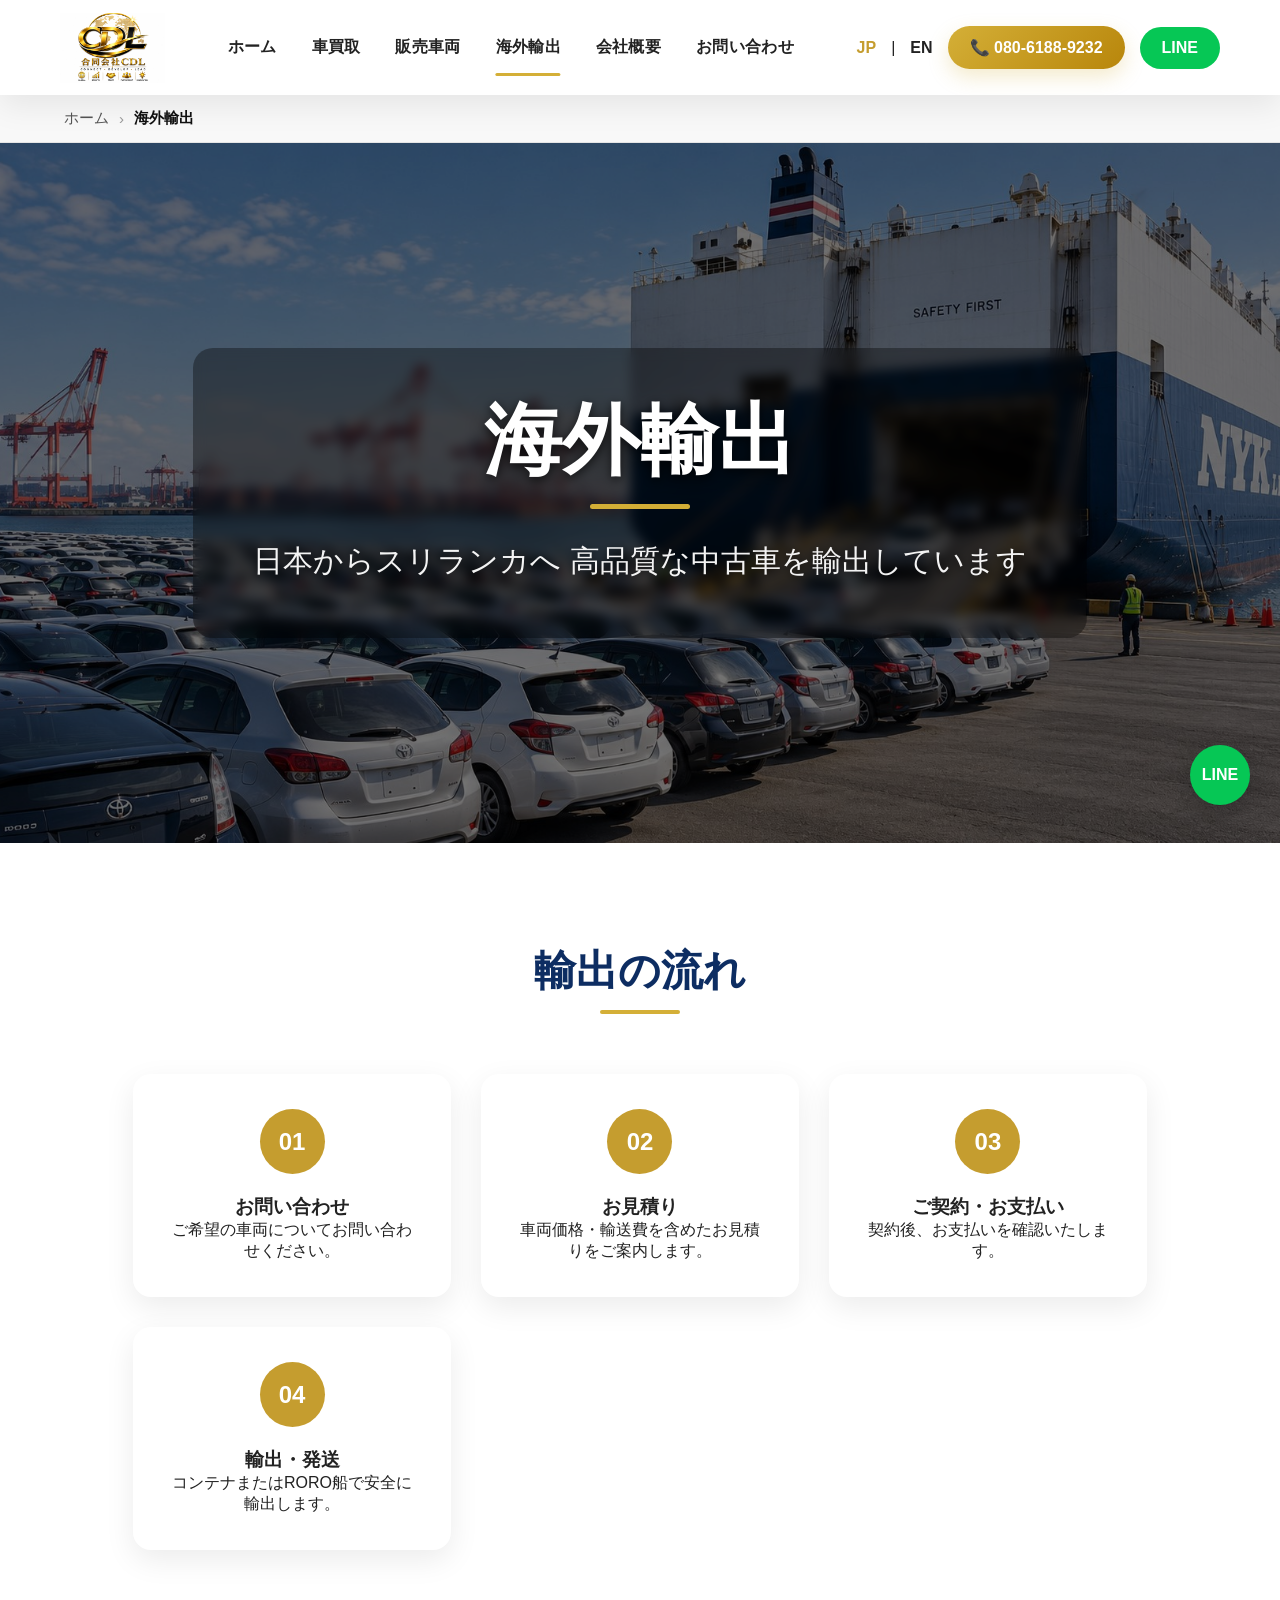
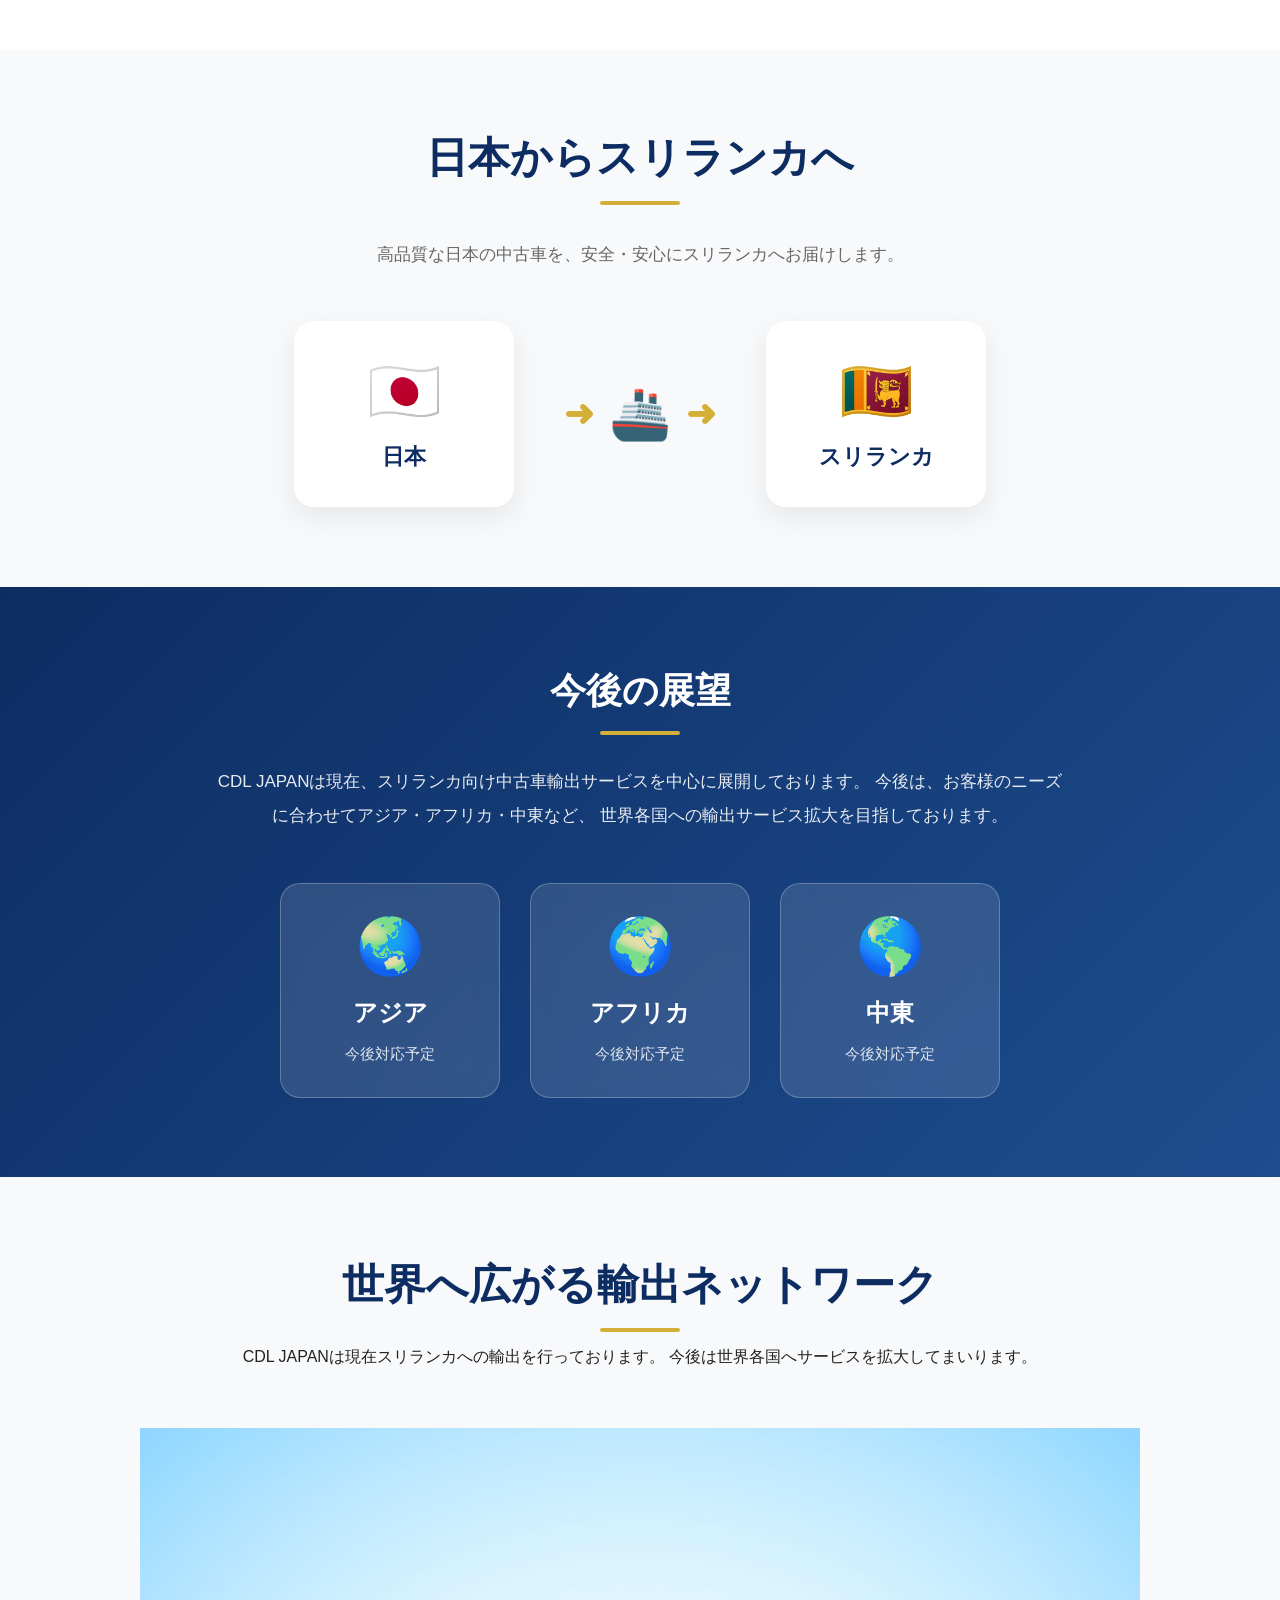
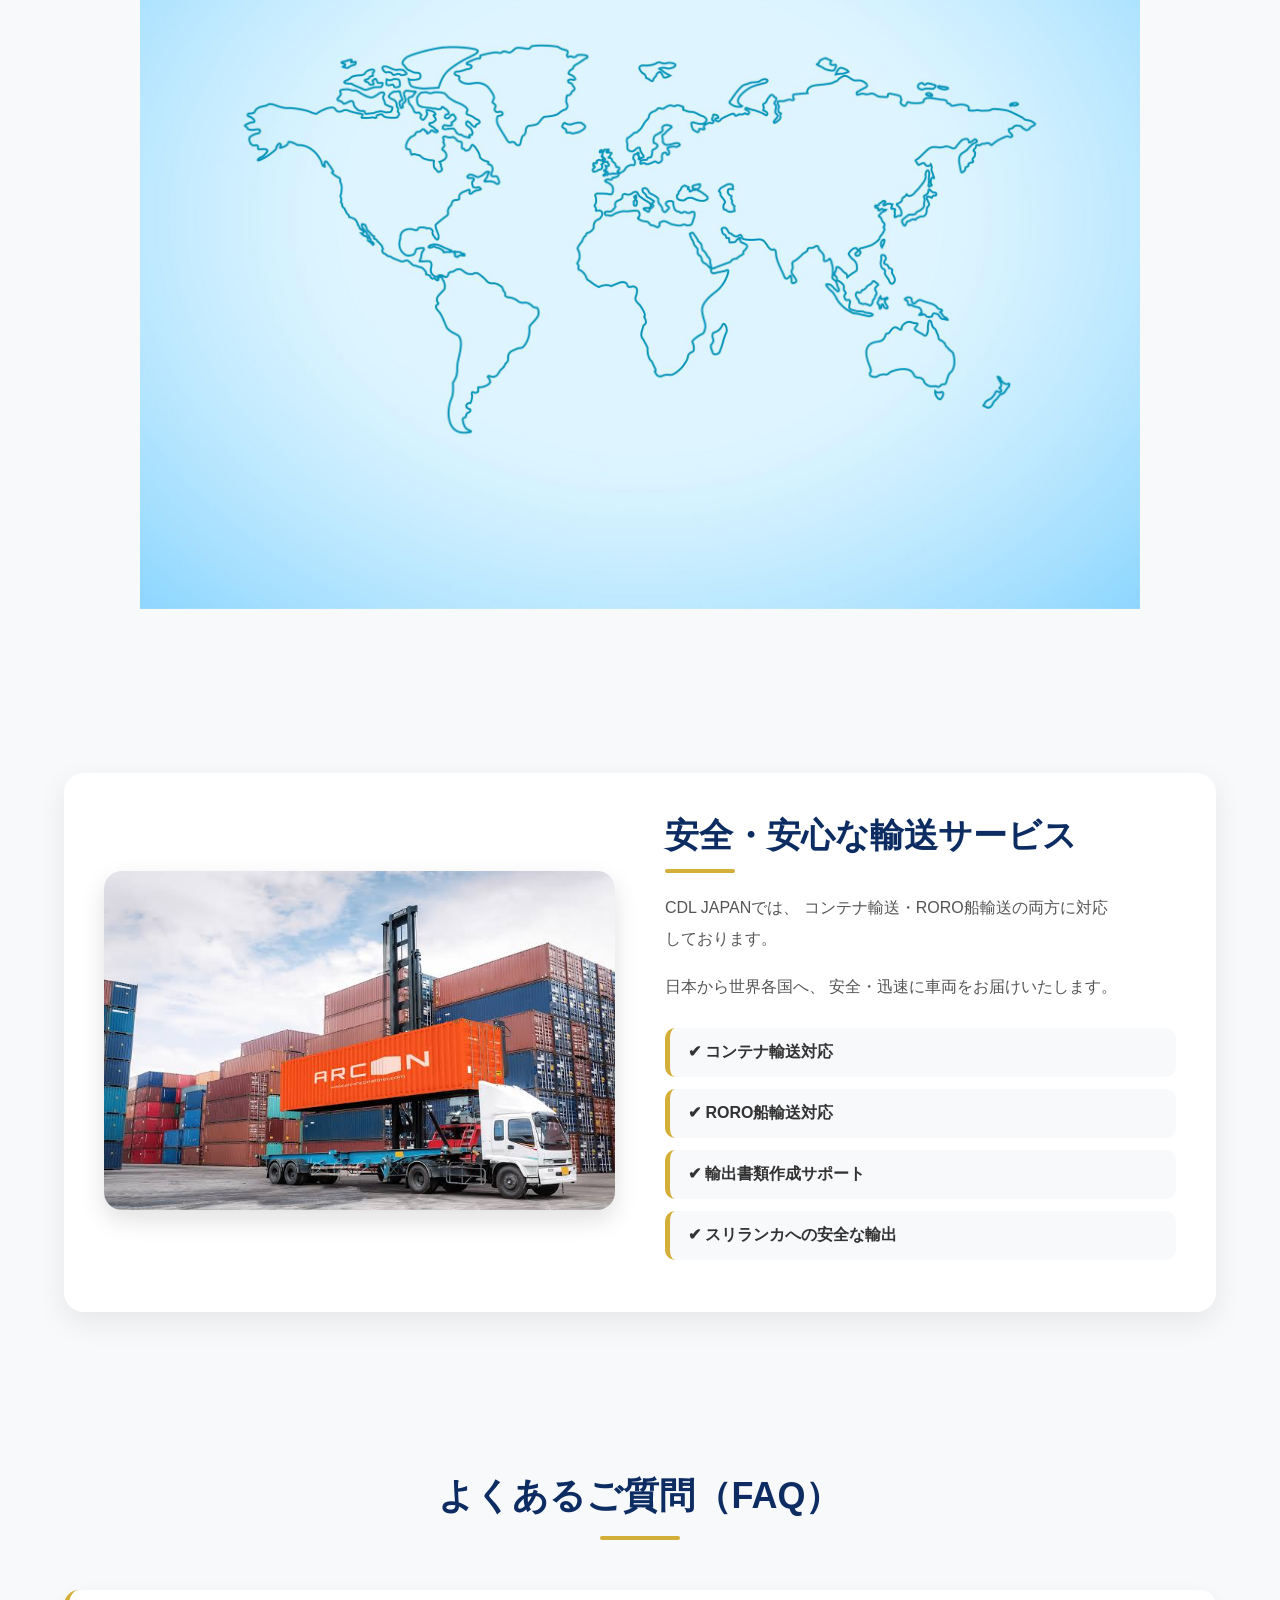
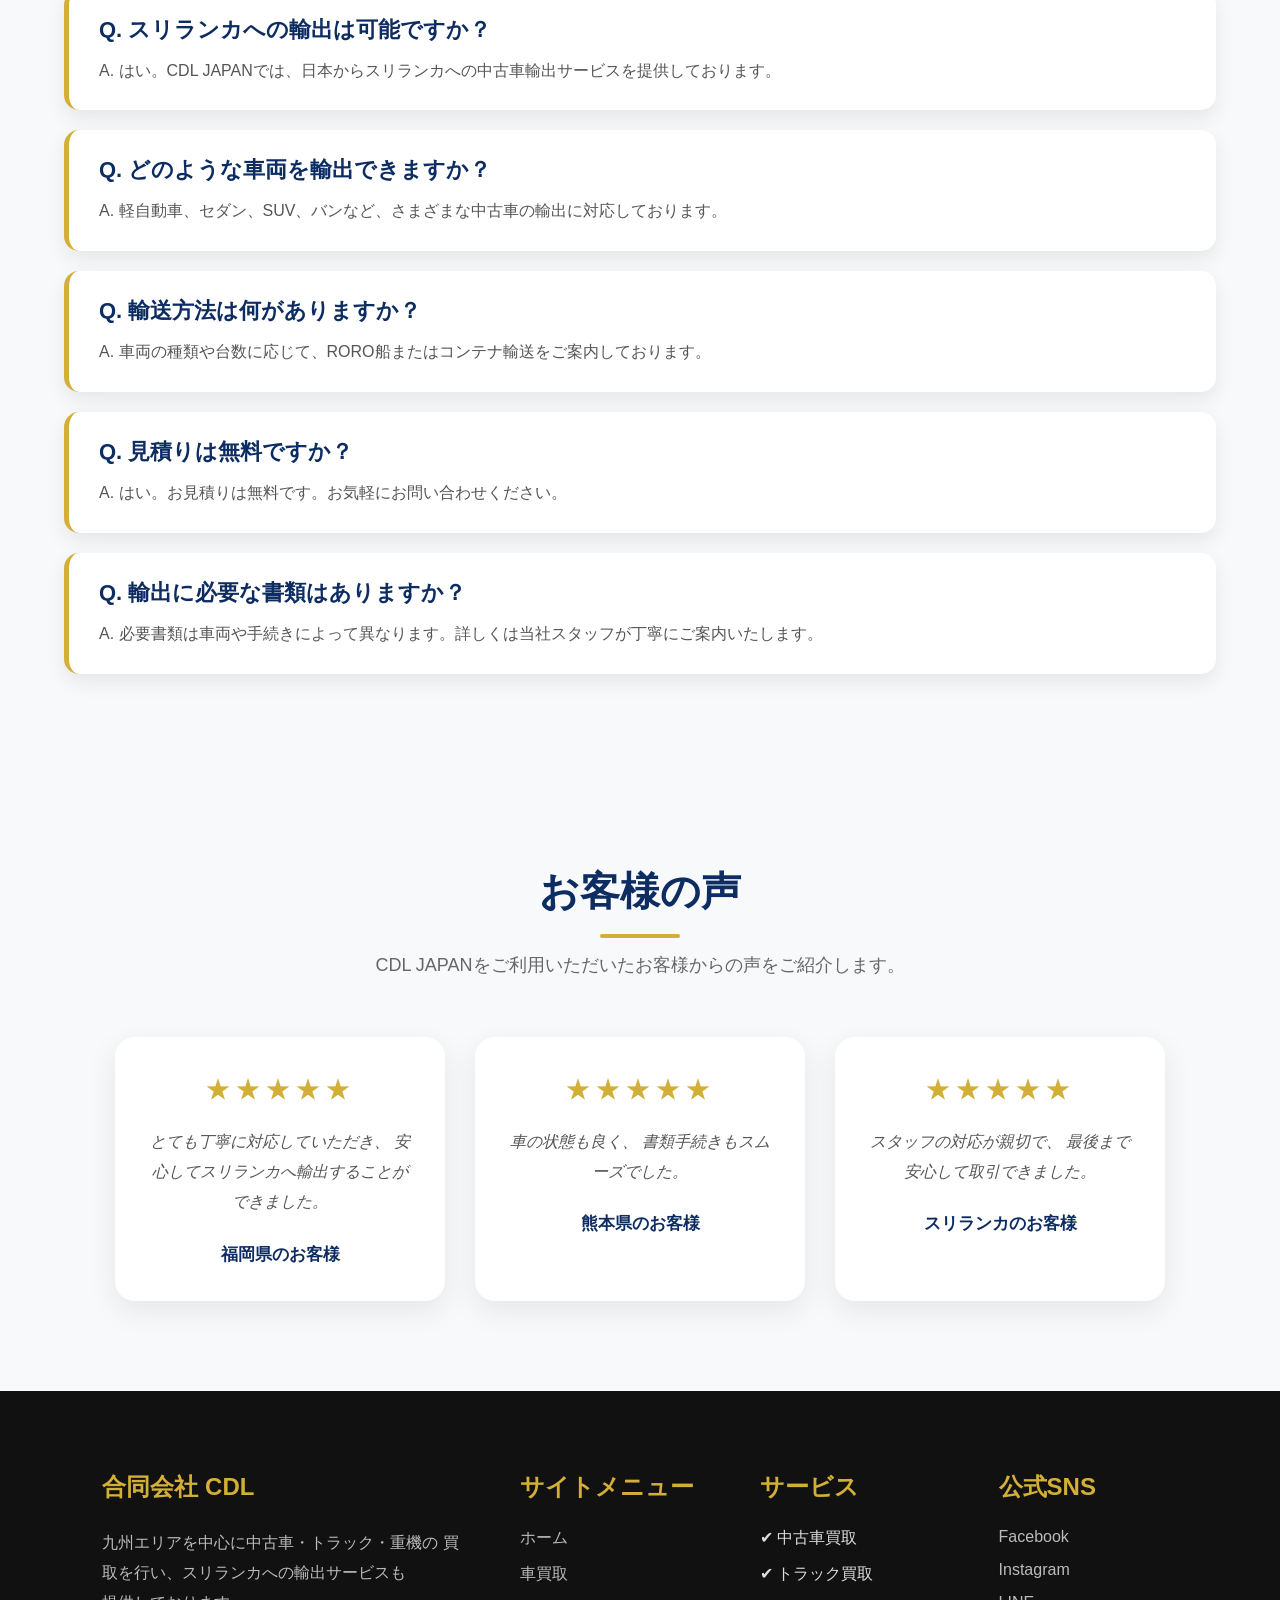
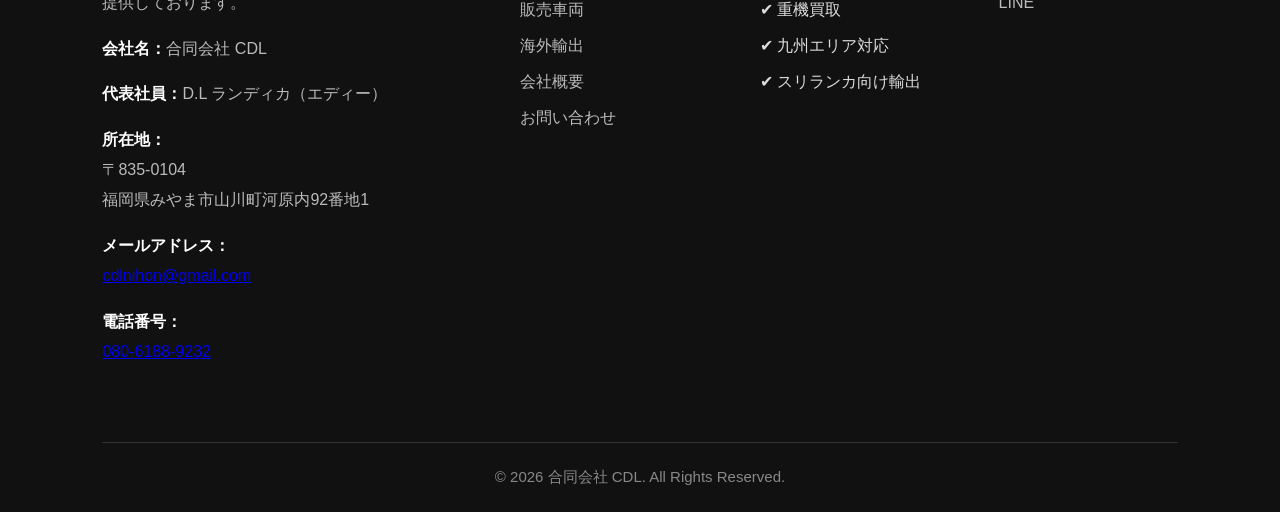
<file: export.html>
<!DOCTYPE html>
<html lang="ja">

<head>
    <meta charset="UTF-8">
    <meta name="viewport" content="width=device-width, initial-scale=1.0">
    <title>海外輸出 | 合同会社 CDL</title>
    <link rel="stylesheet" href="style.css">
    <link rel="stylesheet" href="https://unpkg.com/aos@2.3.4/dist/aos.css">


    <!-- =========================
     CDL JAPAN - EXPORT SERVICE SCHEMA
========================= -->
<script type="application/ld+json">
{
  "@context": "https://schema.org",
  "@graph": [
    {
      "@type": "Service",
      "@id": "https://cdljp.com/export.html#service",
      "name": "中古車・トラック・重機の海外輸出",
      "alternateName": "Vehicle Export Service",
      "description": "CDL JAPAN provides export services for used cars, trucks and heavy machinery from Japan to overseas markets, including Sri Lanka.",
      "provider": {
        "@type": "AutoDealer",
        "@id": "https://cdljp.com/#organization",
        "name": "合同会社CDL",
        "alternateName": "CDL JAPAN",
        "url": "https://cdljp.com/"
      },
      "areaServed": [
        {
          "@type": "Country",
          "name": "Sri Lanka"
        },
        {
          "@type": "Country",
          "name": "Japan"
        }
      ],
      "serviceType": "Vehicle Export"
    },
    {
      "@type": "WebPage",
      "@id": "https://cdljp.com/export.html#webpage",
      "url": "https://cdljp.com/export.html",
      "name": "海外輸出 | CDL JAPAN",
      "description": "中古車・トラック・重機の海外輸出サービス。",
      "about": {
        "@id": "https://cdljp.com/export.html#service"
      },
      "inLanguage": "ja"
    }
  ]
}
</script>
</head>

<body>

<header>

    <!-- Logo -->
    <div class="logo">
        <a href="index.html">
            <img src="images/logo.jpg" alt="CDL JAPAN">
        </a>
    </div>

    <!-- Navigation -->
    <nav id="navbar">

        <a href="index.html">ホーム</a>
        <a href="purchase.html">車買取</a>
        <a href="vehicles.html">販売車両</a>
        <a href="export.html" class="active">海外輸出</a>
        <a href="about.html">会社概要</a>
        <a href="contact.html">お問い合わせ</a>

        <!-- Mobile Only -->
        <div class="mobile-header-right">

            

            <a href="tel:08061889232" class="phone-btn">
                📞 080-6188-9232
            </a>

            <a href="#" class="line-header">
                LINE
            </a>

    <div class="mobile-language">

    <a href="export.html" class="language-btn active">
        JP
    </a>

    <span>|</span>

    <a href="export-en.html" class="language-btn">
        EN
    </a>

</div>

        </div>

    </nav>

    <!-- Desktop Only -->
    <div class="header-right">

        <a href="export.html" class="language-btn active">
            JP
        </a>

        <span>|</span>

        <a href="export-en.html" class="language-btn">
            EN
        </a>

        <a href="tel:08061889232" class="phone-btn">
            📞 080-6188-9232
        </a>

        <a href="#" class="line-header">
            LINE
        </a>

    </div>

    <!-- Mobile Menu -->
    <div class="menu-toggle" id="menuToggle">
        ☰
    </div>

</header>

<div class="breadcrumb">

    <div class="container">

        <a href="index.html">ホーム</a>

        <span class="separator">›</span>

        <span>海外輸出</span>

    </div>

</div>

<section class="export-hero">

    <div class="export-overlay"
     data-aos="fade-up"
     data-aos-duration="1200">

        <h1>海外輸出</h1>

        <p>
            日本からスリランカへ
              高品質な中古車を輸出しています
        </p>

    </div>

</section>

<section class="export-process">

    <div class="container">

        <h2
         data-aos="fade-up"
              data-aos-duration="1000">
                      輸出の流れ
                          </h2>
        <div class="process-grid">

            <div class="process-card"
data-aos="fade-up"
data-aos-delay="100">
                <div class="process-number">01</div>
                <h3>お問い合わせ</h3>
                <p>ご希望の車両についてお問い合わせください。</p>
            </div>

            <div class="process-card"
data-aos="fade-up"
data-aos-delay="200">
                <div class="process-number">02</div>
                <h3>お見積り</h3>
                <p>車両価格・輸送費を含めたお見積りをご案内します。</p>
            </div>

            <div class="process-card"
data-aos="fade-up"
data-aos-delay="300">
                <div class="process-number">03</div>
                <h3>ご契約・お支払い</h3>
                <p>契約後、お支払いを確認いたします。</p>
            </div>

            <div class="process-card"
data-aos="fade-up"
data-aos-delay="400">
                <div class="process-number">04</div>
                <h3>輸出・発送</h3>
                <p>コンテナまたはRORO船で安全に輸出します。</p>
            </div>

        </div>

    </div>

</section>
<section
class="export-route"
data-aos="fade-up"
data-aos-duration="1000">

    <div class="container">

        <h2>日本からスリランカへ</h2>

        <p class="route-subtitle">
            高品質な日本の中古車を、安全・安心にスリランカへお届けします。
        </p>

        <div class="route-flow">

            <div
class="country-box japan"
data-aos="zoom-in"
data-aos-delay="100">
                🇯🇵
                <h3>日本</h3>
            </div>

            <div
class="route-arrow"
data-aos="fade-right"
data-aos-delay="300">

    <span class="arrow-line">➜</span>

    <div class="ship-icon">
        🚢
    </div>

    <span class="arrow-line">➜</span>

</div>

            <div
class="country-box srilanka"
data-aos="zoom-in"
data-aos-delay="500">
                🇱🇰
                <h3>スリランカ</h3>
            </div>

        </div>

    </div>

</section>
<section
class="future-export"
data-aos="fade-up"
data-aos-duration="1000">

    <div class="container">

        <h2>今後の展望</h2>

        <p>
            CDL JAPANは現在、スリランカ向け中古車輸出サービスを中心に展開しております。
            今後は、お客様のニーズに合わせてアジア・アフリカ・中東など、
            世界各国への輸出サービス拡大を目指しております。
        </p>

        <div class="future-regions">

            <div
class="region-card"
data-aos="flip-left"
data-aos-delay="100">
                🌏
                <h3>アジア</h3>
                <p>今後対応予定</p>
            </div>

            <div
class="region-card"
data-aos="flip-left"
data-aos-delay="250">
                🌍
                <h3>アフリカ</h3>
                <p>今後対応予定</p>
            </div>

            <div
class="region-card"
data-aos="flip-left"
data-aos-delay="400">
                🌎
                <h3>中東</h3>
                <p>今後対応予定</p>
            </div>

        </div>

    </div>

</section>
<section class="export-route">

    <div class="container">

        <h2>世界へ広がる輸出ネットワーク</h2>

        <p>
            CDL JAPANは現在スリランカへの輸出を行っております。
            今後は世界各国へサービスを拡大してまいります。
        </p>

        <div class="map-area">

            <img src="images/world-map.jpg" alt="World Map">

        </div>

    </div>

</section>


<section
class="shipping-section"
data-aos="fade-up"
data-aos-duration="1000">
    <div class="container">

        <div class="shipping-grid">

            <div
class="shipping-image"
data-aos="fade-right"
data-aos-delay="100">
                <img src="images/container-loading.jpg" alt="Container Loading">
            </div>

            <div
class="shipping-text"
data-aos="fade-left"
data-aos-delay="250">

                <h2>安全・安心な輸送サービス</h2>

                <p>
                    CDL JAPANでは、
                    コンテナ輸送・RORO船輸送の両方に対応<br>
                    しております。
                </p>

                <p>
                    日本から世界各国へ、
                    安全・迅速に車両をお届けいたします。
                </p>

                <ul>

    <li>✔ コンテナ輸送対応</li>
    <li>✔ RORO船輸送対応</li>
    <li>✔ 輸出書類作成サポート</li>
    <li>✔ スリランカへの安全な輸出</li>

</ul>

            </div>

        </div>

    </div>

</section>
<section
class="export-faq"
data-aos="fade-up"
data-aos-duration="1000">

    <div class="container">

        <h2>よくあるご質問（FAQ）</h2>

        <div
class="faq-item"
data-aos="fade-up"
data-aos-delay="100">
            <h3>Q. スリランカへの輸出は可能ですか？</h3>
            <p>A. はい。CDL JAPANでは、日本からスリランカへの中古車輸出サービスを提供しております。</p>
        </div>

        <div
class="faq-item"
data-aos="fade-up"
data-aos-delay="200">
            <h3>Q. どのような車両を輸出できますか？</h3>
            <p>A. 軽自動車、セダン、SUV、バンなど、さまざまな中古車の輸出に対応しております。</p>
        </div>

        <div
class="faq-item"
data-aos="fade-up"
data-aos-delay="300">
            <h3>Q. 輸送方法は何がありますか？</h3>
            <p>A. 車両の種類や台数に応じて、RORO船またはコンテナ輸送をご案内しております。</p>
        </div>

        <div
class="faq-item"
data-aos="fade-up"
data-aos-delay="400">
            <h3>Q. 見積りは無料ですか？</h3>
            <p>A. はい。お見積りは無料です。お気軽にお問い合わせください。</p>
        </div>

        <div
class="faq-item"
data-aos="fade-up"
data-aos-delay="500">
            <h3>Q. 輸出に必要な書類はありますか？</h3>
            <p>A. 必要書類は車両や手続きによって異なります。詳しくは当社スタッフが丁寧にご案内いたします。</p>
        </div>

    </div>

</section>

<section
class="customer-reviews"
data-aos="fade-up"
data-aos-duration="1000">

    <div class="container">

        <h2>お客様の声</h2>

        <p class="review-subtitle">
            CDL JAPANをご利用いただいたお客様からの声をご紹介します。
        </p>

        <div class="review-grid">

            <div
            class="review-card"
            data-aos="zoom-in"
            data-aos-delay="100">

                <div class="stars">★★★★★</div>

                <p>
                    とても丁寧に対応していただき、
                    安心してスリランカへ輸出することができました。
                </p>

                <h4>福岡県のお客様</h4>

            </div>

            <div
            class="review-card"
            data-aos="zoom-in"
            data-aos-delay="250">

                <div class="stars">★★★★★</div>

                <p>
                    車の状態も良く、
                    書類手続きもスムーズでした。
                </p>

                <h4>熊本県のお客様</h4>

            </div>

            <div
            class="review-card"
            data-aos="zoom-in"
            data-aos-delay="400">

                <div class="stars">★★★★★</div>

                <p>
                    スタッフの対応が親切で、
                    最後まで安心して取引できました。
                </p>

                <h4>スリランカのお客様</h4>

            </div>

        </div>

    </div>

</section>

<script src="script.js"></script>
<footer class="footer">

    <div class="footer-container">

        <!-- Company -->

        <div class="footer-col">

            <h3>合同会社 CDL</h3>

            <p>
                九州エリアを中心に中古車・トラック・重機の
                買取を行い、スリランカへの輸出サービスも<br>
                提供しております。
            </p>

            <p><strong>会社名：</strong>合同会社 CDL</p>

            <p><strong>代表社員：</strong>D.L ランディカ（エディー）</p>

            <p>
                <strong>所在地：</strong><br>
                〒835-0104<br>
                福岡県みやま市山川町河原内92番地1
            </p>

            <p>
                <strong>メールアドレス：</strong><br>
                <a href="mailto:cdlnihon@gmail.com">
                    cdlnihon@gmail.com
                </a>
            </p>

            <p>
                <strong>電話番号：</strong><br>
                <a href="tel:08061889232">
                    080-6188-9232
                </a>
            </p>



        </div>

        <!-- Quick Links -->

        <div class="footer-col">

            <h3>サイトメニュー</h3>

            <ul>

                <li><a href="index.html">ホーム</a></li>
                <li><a href="purchase.html">車買取</a></li>
                <li><a href="cars.html">販売車両</a></li>
                <li><a href="export.html">海外輸出</a></li>
                <li><a href="about.html">会社概要</a></li>
                <li><a href="contact.html">お問い合わせ</a></li>

            </ul>

        </div>

        
        <!-- Services -->

        <div class="footer-col">

            <h3>サービス</h3>

            <ul>

                <li>✔ 中古車買取</li>
                <li>✔ トラック買取</li>
                <li>✔ 重機買取</li>
                <li>✔ 九州エリア対応</li>
                <li>✔ スリランカ向け輸出</li>

            </ul>

        </div>

        <!-- Social -->

        <div class="footer-col">

            <h3>公式SNS</h3>

            <div class="social-links">

                <a href="#">Facebook</a>
                <a href="#">Instagram</a>
                <a href="#">LINE</a>

            </div>

        </div>

    </div>

    <div class="footer-bottom">

        © 2026 合同会社 CDL. All Rights Reserved.

    </div>

</footer>

<a href="https://line.me/" class="line-floating" target="_blank">
    LINE
</a>
<script src="https://unpkg.com/aos@2.3.4/dist/aos.js"></script>

<script>
AOS.init({
    duration: 900,
    once: true,
    offset: 100,
    easing: "ease-in-out"
});
</script>
<button id="backToTop">↑</button>
<script src="script.js"></script>
</body>
</html>
</file>
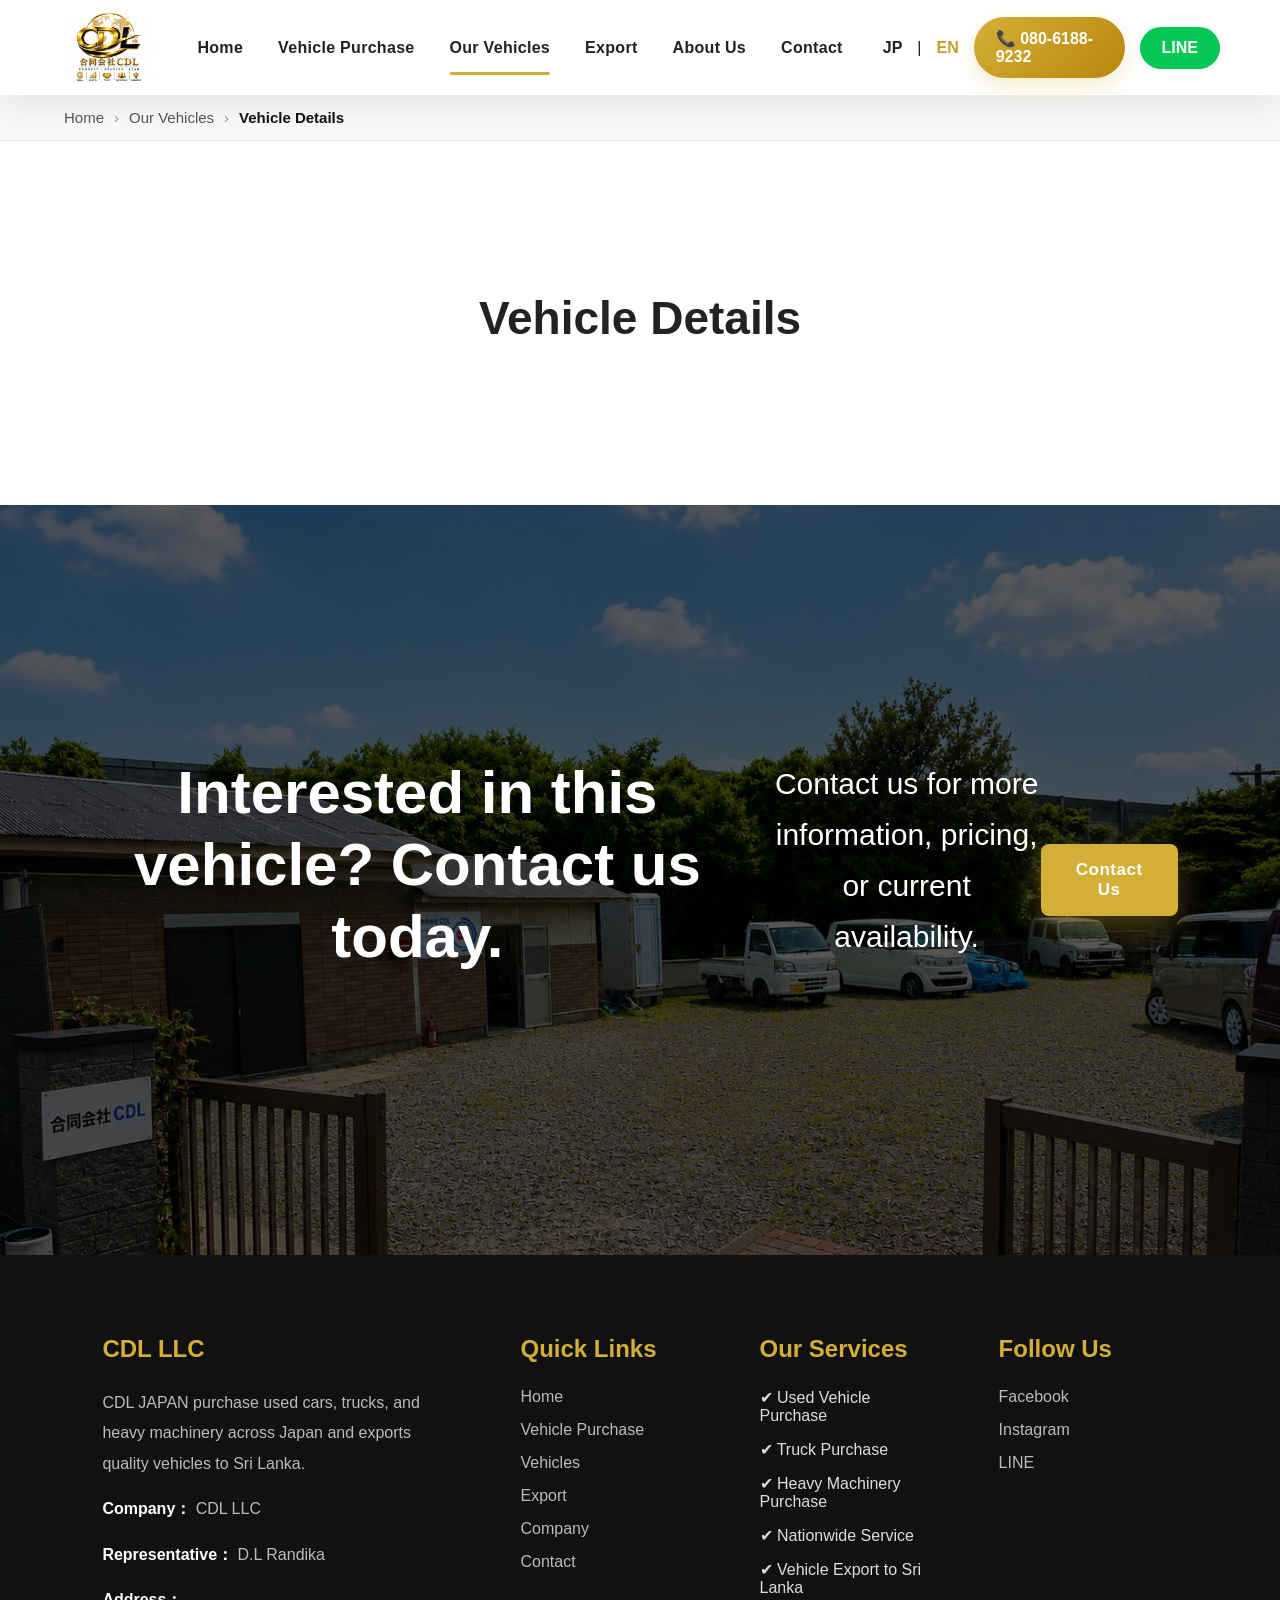
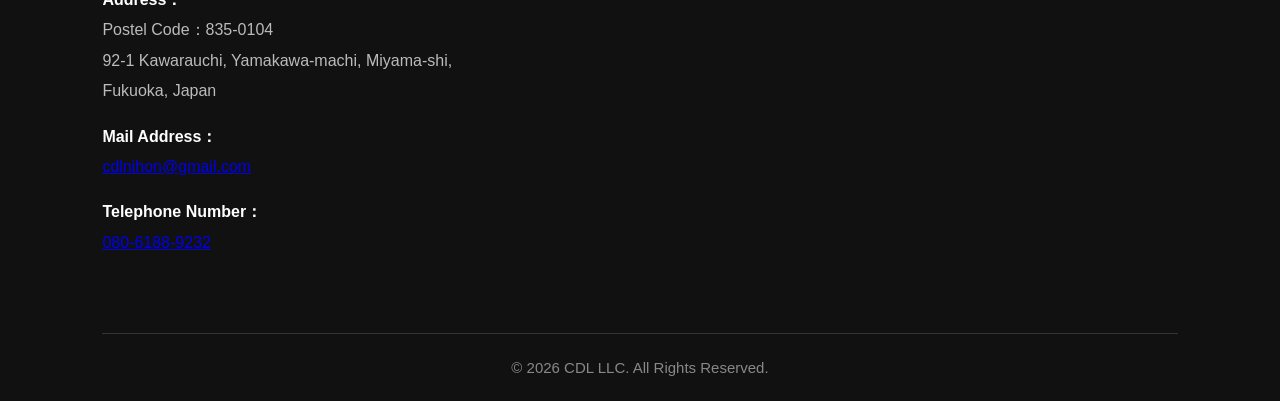
<file: vehicle-details-en.html>
<!DOCTYPE html>
<html lang="en">

<head>
    <meta charset="UTF-8">
    <meta name="viewport" content="width=device-width, initial-scale=1.0">
    <title>Vehicle Details| CDL LLC</title>

    <title>Vehicle Details | Used Cars, Trucks & Heavy Machinery | CDL LLC</title>

<meta name="description"
      content="View detailed information about used cars, trucks and heavy machinery available from CDL JAPAN. Check vehicle details, availability and contact us for more information.">

<meta name="keywords"
      content="used cars Japan, used trucks Japan, heavy machinery Japan, vehicle details Japan, used vehicles for sale, CDL JAPAN">

<meta name="robots" content="index, follow">

<meta name="author" content="CDL LLC">

<link rel="canonical" href="https://cdljp.com/vehicle-details-en.html">


<!-- Open Graph -->
<meta property="og:type" content="product">
<meta property="og:title"
      content="Vehicle Details | Used Cars, Trucks & Heavy Machinery | CDL JAPAN">

<meta property="og:description"
      content="View detailed information about used cars, trucks and heavy machinery available from CDL JAPAN.">

<meta property="og:url"
      content="https://cdljp.com/vehicle-details-en.html">

<meta property="og:site_name" content="CDL JAPAN">
<meta property="og:locale" content="en_US">


<!-- Twitter / X -->
<meta name="twitter:card" content="summary_large_image">

<meta name="twitter:title"
      content="Vehicle Details | Used Cars, Trucks & Heavy Machinery | CDL JAPAN">

<meta name="twitter:description"
      content="View detailed information about used cars, trucks and heavy machinery available from CDL JAPAN.">


<!-- Japanese / English -->
<link rel="alternate"
      hreflang="ja"
      href="https://cdljp.com/vehicle-details.html">

<link rel="alternate"
      hreflang="en"
      href="https://cdljp.com/vehicle-details-en.html">

<link rel="alternate"
      hreflang="x-default"
      href="https://cdljp.com/vehicle-details.html">


<link rel="stylesheet" href="style.css">
<link rel="stylesheet"
      href="https://unpkg.com/aos@2.3.4/dist/aos.css">
    <link rel="stylesheet" href="style.css">
    <link rel="stylesheet" href="https://unpkg.com/aos@2.3.4/dist/aos.css">

    <!-- =========================
     CDL JAPAN - VEHICLE DETAILS SCHEMA
========================= -->
<script type="application/ld+json">
{
  "@context": "https://schema.org",
  "@type": "WebPage",
  "@id": "https://cdljp.com/vehicle-details-en.html#webpage",
  "url": "https://cdljp.com/vehicle-details-en.html",
  "name": "Vehicle Details | Used Cars, Trucks & Heavy Machinery | CDL LLC",
  "description": "View detailed information about used cars, trucks and heavy machinery available from CDL JAPAN. Check vehicle details, availability and contact us for more information.",
  "isPartOf": {
    "@id": "https://cdljp.com/#website"
  },
  "about": {
    "@id": "https://cdljp.com/#organization"
  },
  "inLanguage": "en"
}
</script>
</head>

<body>

<header>

    <!-- LOGO -->
    <div class="logo">
        <a href="index-en.html">
            <img src="images/logo.jpg" alt="CDL JAPAN Logo">
        </a>
    </div>


    <!-- NAVIGATION -->
    <nav>

        <a href="index-en.html">
            Home
        </a>

        <a href="purchase-en.html">
            Vehicle Purchase
        </a>

        <a href="vehicles-en.html" class="active">
            Our Vehicles
        </a>

        <a href="export-en.html">
            Export
        </a>

        <a href="about-en.html">
            About Us
        </a>

        <a href="contact-en.html">
            Contact
        </a>


        <!-- MOBILE HEADER -->
        <div class="mobile-header-right">

            <!-- Phone -->
            <a href="tel:08061889232" class="phone-btn">
                📞 080-6188-9232
            </a>

            <!-- LINE -->
            <a href="#" class="line-header">
                LINE
            </a>

            <!-- MOBILE LANGUAGE -->
            <div class="mobile-language">

                <a
                    href="vehicle-details.html"
                    class="language-btn"
                    id="mobileJpLanguage"
                >
                    JP
                </a>

                <span>|</span>

                <a
                    href="vehicle-details-en.html"
                    class="language-btn active"
                    id="mobileEnLanguage"
                >
                    EN
                </a>

            </div>

        </div>

    </nav>


    <!-- MOBILE MENU BUTTON -->
    <div class="menu-toggle" id="menuToggle">
        ☰
    </div>


    <!-- DESKTOP HEADER RIGHT -->
    <div class="header-right">

        <a
            href="vehicle-details.html"
            class="language-btn"
            id="jpLanguage"
        >
            JP
        </a>

        <span>|</span>

        <a
            href="vehicle-details-en.html"
            class="language-btn active"
            id="enLanguage"
        >
            EN
        </a>

        <a
            href="tel:08061889232"
            class="phone-btn"
        >
            📞 080-6188-9232
        </a>

        <a
            href="#"
            class="line-header"
        >
            LINE
        </a>

    </div>

</header>


<!-- BREADCRUMB -->

<div class="breadcrumb">

    <div class="container">

        <a href="index-en.html">
            Home
        </a>

        <span class="separator">
            ›
        </span>

        <a href="vehicles-en.html">
            Our Vehicles
        </a>

        <span class="separator">
            ›
        </span>

        <span id="breadcrumb-title">
            Vehicle Details
        </span>

    </div>

</div>


<!-- VEHICLE DETAILS -->

<section class="vehicle-details-page">

    <div class="container">

        <h1>
            Vehicle Details
        </h1>

        <div
            id="vehicleDetails"
            class="vehicle-details"
        ></div>

    </div>

</section>


<!-- CTA -->

<section class="cta">

    <h2>
        Interested in this vehicle? Contact us today.
    </h2>

    <p>
        Contact us for more information, pricing,<br>
        or current availability.
    </p>

    <div class="cta-buttons">

        <a
            href="contact-en.html"
            class="gold-btn"
        >
            Contact Us
        </a>

    </div>

</section>


<!-- FOOTER -->

<footer class="footer">

    <div class="footer-container">


        <!-- COMPANY -->

        <div class="footer-col">

            <h3>
                CDL LLC
            </h3>

            <p>
                CDL JAPAN purchase used cars, trucks,
                and heavy machinery across Japan and
                exports quality vehicles to Sri Lanka.
            </p>

            <p>
                <strong>Company：</strong>
                CDL LLC
            </p>

            <p>
                <strong>Representative：</strong>
                D.L Randika
            </p>

            <p>

                <strong>Address：</strong><br>

                Postel Code：835-0104<br>

                92-1 Kawarauchi, Yamakawa-machi,
                Miyama-shi,<br>

                Fukuoka, Japan

            </p>

            <p>

                <strong>Mail Address：</strong><br>

                <a href="mailto:cdlnihon@gmail.com">
                    cdlnihon@gmail.com
                </a>

            </p>

            <p>

                <strong>Telephone Number：</strong><br>

                <a href="tel:08061889232">
                    080-6188-9232
                </a>

            </p>

        </div>


        <!-- QUICK LINKS -->

        <div class="footer-col">

            <h3>
                Quick Links
            </h3>

            <ul>

                <li>
                    <a href="index-en.html">
                        Home
                    </a>
                </li>

                <li>
                    <a href="purchase-en.html">
                        Vehicle Purchase
                    </a>
                </li>

                <li>
                    <a href="vehicles-en.html">
                        Vehicles
                    </a>
                </li>

                <li>
                    <a href="export-en.html">
                        Export
                    </a>
                </li>

                <li>
                    <a href="about-en.html">
                        Company
                    </a>
                </li>

                <li>
                    <a href="contact-en.html">
                        Contact
                    </a>
                </li>

            </ul>

        </div>


        <!-- SERVICES -->

        <div class="footer-col">

            <h3>
                Our Services
            </h3>

            <ul>

                <li>
                    ✔ Used Vehicle Purchase
                </li>

                <li>
                    ✔ Truck Purchase
                </li>

                <li>
                    ✔ Heavy Machinery Purchase
                </li>

                <li>
                    ✔ Nationwide Service
                </li>

                <li>
                    ✔ Vehicle Export to Sri Lanka
                </li>

            </ul>

        </div>


        <!-- SOCIAL -->

        <div class="footer-col">

            <h3>
                Follow Us
            </h3>

            <div class="social-links">

                <a href="#">
                    Facebook
                </a>

                <a href="#">
                    Instagram
                </a>

                <a href="#">
                    LINE
                </a>

            </div>

        </div>

    </div>


    <!-- FOOTER BOTTOM -->

    <div class="footer-bottom">

        © 2026 CDL LLC. All Rights Reserved.

    </div>

</footer>


<!-- AOS -->

<script src="https://unpkg.com/aos@2.3.4/dist/aos.js"></script>

<script>

AOS.init({
    duration: 900,
    once: true,
    offset: 100
});

</script>


<!-- MAIN SCRIPT -->

<script src="script.js"></script>


<!-- VEHICLE LANGUAGE LINKS -->

<script>

const vehicleId =
    new URLSearchParams(window.location.search).get("id");


if (vehicleId) {

    /*
     * DESKTOP LANGUAGE
     */

    document.getElementById("jpLanguage").href =
        `vehicle-details.html?id=${vehicleId}`;

    document.getElementById("enLanguage").href =
        `vehicle-details-en.html?id=${vehicleId}`;


    /*
     * MOBILE / SP LANGUAGE
     */

    document.getElementById("mobileJpLanguage").href =
        `vehicle-details.html?id=${vehicleId}`;

    document.getElementById("mobileEnLanguage").href =
        `vehicle-details-en.html?id=${vehicleId}`;

}

</script>

</body>

</html>
</file>
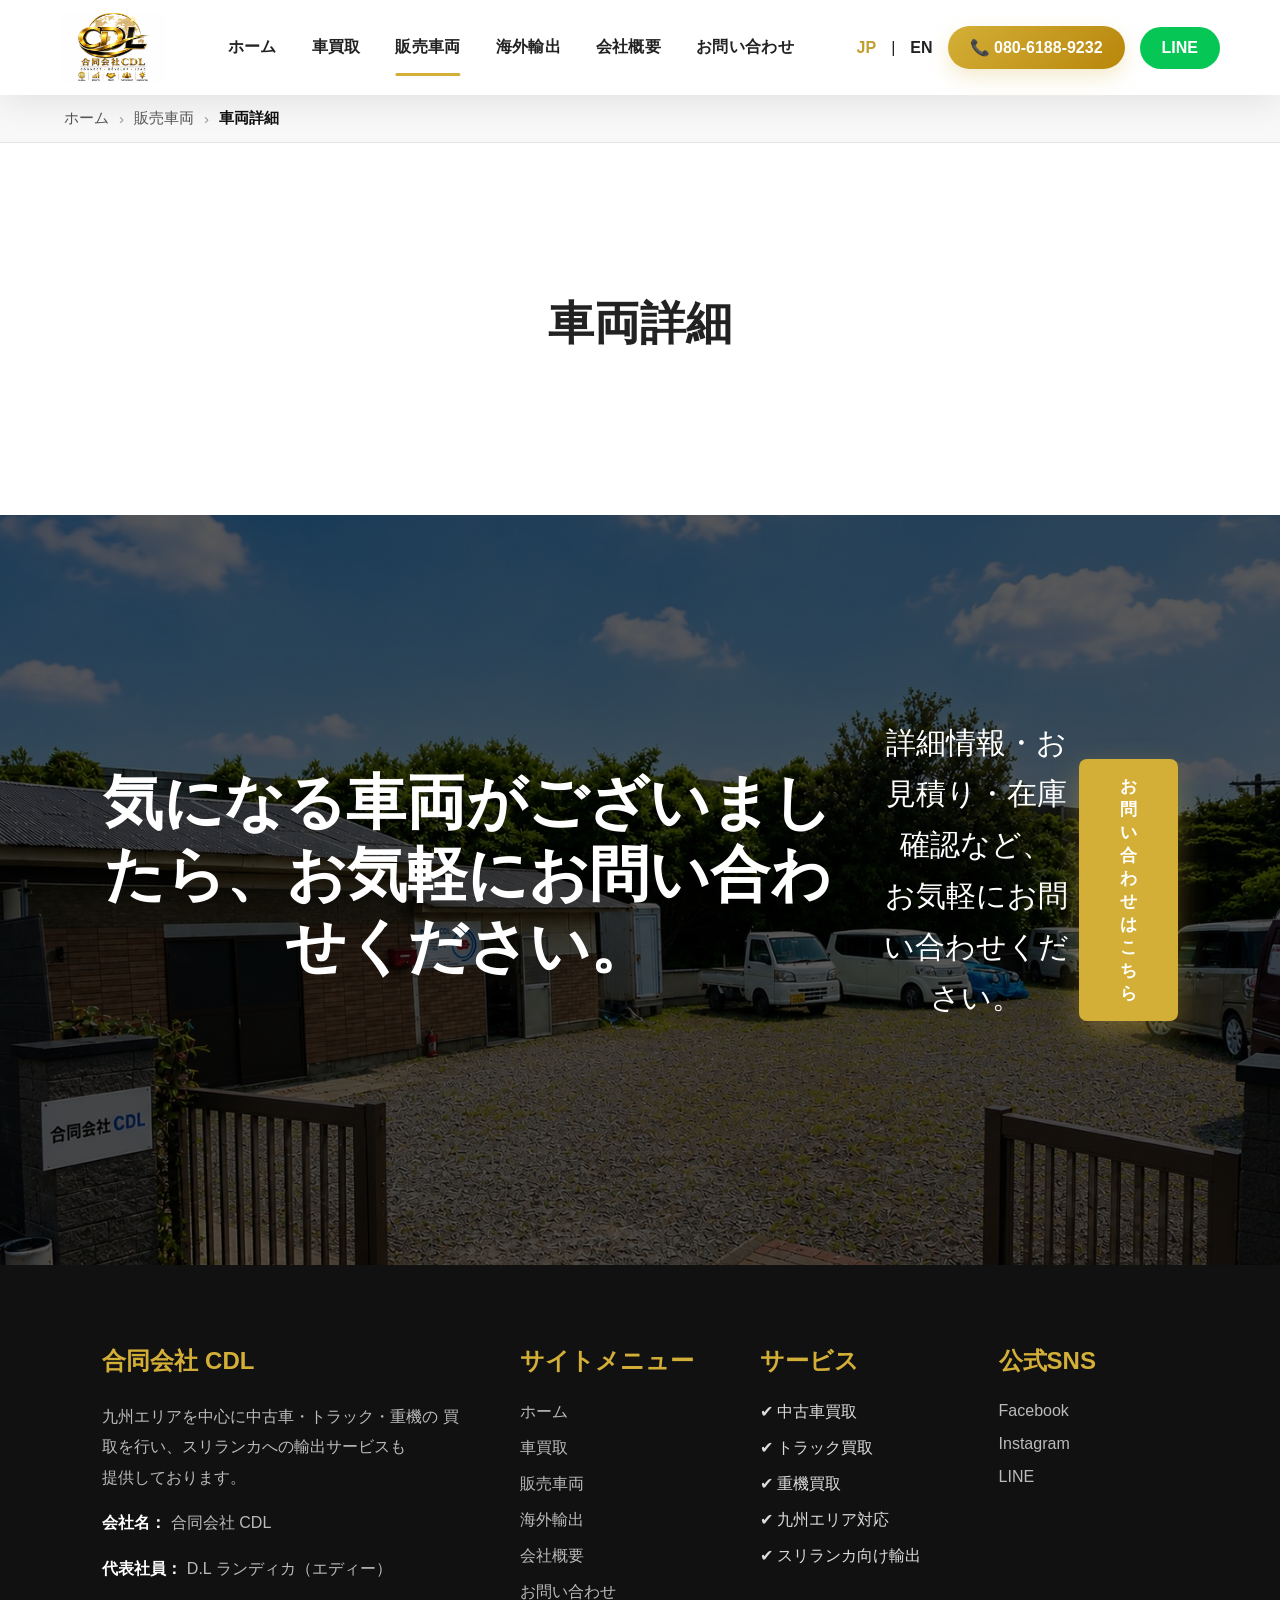
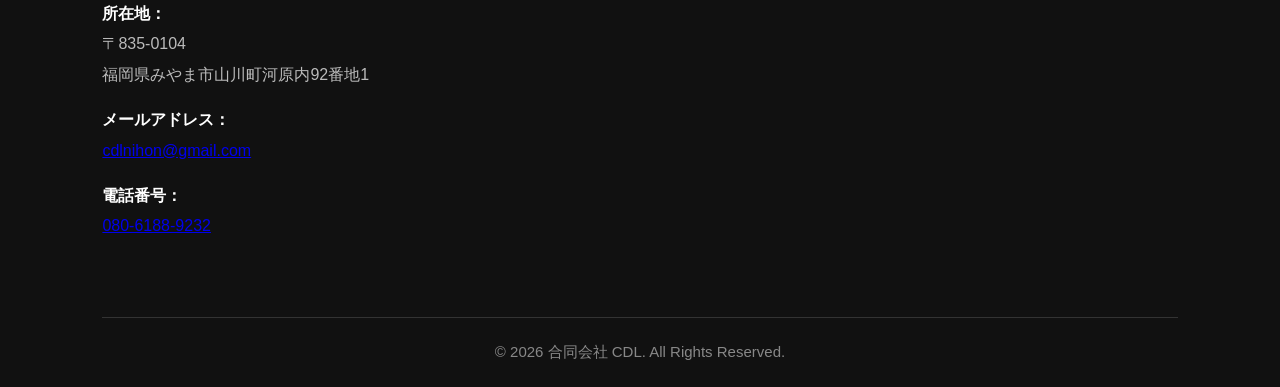
<file: vehicle-details.html>
<!DOCTYPE html>
<html lang="ja">

<head>
    <meta charset="UTF-8">
    <meta name="viewport" content="width=device-width, initial-scale=1.0">
    <title>販売車両詳細| 合同会社 CDL</title>
    <title>販売車両詳細 | 中古車・トラック・重機 | 合同会社 CDL</title>

<meta name="description"
      content="CDL JAPANの販売車両詳細ページです。中古車・トラック・重機の車両情報をご確認いただけます。">

<meta name="keywords"
      content="中古車, トラック, 重機, 販売車両, 車両詳細, 福岡, 九州, CDL JAPAN">

<meta name="robots" content="index, follow">

<meta name="author" content="合同会社CDL">

<link rel="canonical" href="https://cdljp.com/vehicle-details.html">


<!-- Open Graph -->
<meta property="og:type" content="product">
<meta property="og:title"
      content="販売車両詳細 | CDL JAPAN">
<meta property="og:description"
      content="CDL JAPANの中古車・トラック・重機の販売車両詳細をご確認いただけます。">
<meta property="og:url"
      content="https://cdljp.com/vehicle-details.html">
<meta property="og:site_name" content="CDL JAPAN">
<meta property="og:locale" content="ja_JP">


<!-- Twitter / X -->
<meta name="twitter:card" content="summary_large_image">
<meta name="twitter:title"
      content="販売車両詳細 | CDL JAPAN">
<meta name="twitter:description"
      content="CDL JAPANの中古車・トラック・重機の販売車両詳細をご確認いただけます。">


<!-- Japanese / English -->
<link rel="alternate"
      hreflang="ja"
      href="https://cdljp.com/vehicle-details.html">

<link rel="alternate"
      hreflang="en"
      href="https://cdljp.com/vehicle-details-en.html">

<link rel="alternate"
      hreflang="x-default"
      href="https://cdljp.com/vehicle-details.html">


<link rel="stylesheet" href="style.css">
<link rel="stylesheet"
      href="https://unpkg.com/aos@2.3.4/dist/aos.css">

      

    <link rel="stylesheet" href="style.css">
    <link rel="stylesheet" href="https://unpkg.com/aos@2.3.4/dist/aos.css">

    <!-- =========================
     CDL JAPAN - VEHICLE DETAILS SCHEMA
========================= -->
<script type="application/ld+json">
{
  "@context": "https://schema.org",
  "@type": "WebPage",
  "@id": "https://cdljp.com/vehicle-details.html#webpage",
  "url": "https://cdljp.com/vehicle-details.html",
  "name": "販売車両詳細 | 中古車・トラック・重機 | 合同会社 CDL",
  "description": "CDL JAPANの販売車両詳細ページです。中古車・トラック・重機の車両情報をご確認いただけます。",
  "isPartOf": {
    "@id": "https://cdljp.com/#website"
  },
  "about": {
    "@id": "https://cdljp.com/#organization"
  },
  "inLanguage": "ja"
}
</script>

</head>

<body>

<header>

    <!-- Logo -->
    <div class="logo">
        <a href="index.html">
            <img src="images/logo.jpg" alt="合同会社CDL ロゴ">
        </a>
    </div>


    <!-- Navigation -->
    <nav>

        <a href="index.html">ホーム</a>

        <a href="purchase.html">車買取</a>

        <a href="vehicles.html" class="active">
            販売車両
        </a>

        <a href="export.html">海外輸出</a>

        <a href="about.html">会社概要</a>

        <a href="contact.html">お問い合わせ</a>


        <!-- Mobile Header Right -->
        <div class="mobile-header-right">

            <!-- Phone -->
            <a href="tel:08061889232" class="phone-btn">
                📞 080-6188-9232
            </a>

            <!-- LINE -->
            <a href="#" class="line-header">
                LINE
            </a>


            <!-- Mobile Language -->
            <div class="mobile-language">

                <a href="vehicle-details.html"
                   class="language-btn active"
                   id="mobileJpLanguage">
                    JP
                </a>

                <span>|</span>

                <a href="vehicle-details-en.html"
                   class="language-btn"
                   id="mobileEnLanguage">
                    EN
                </a>

            </div>

        </div>

    </nav>


    <!-- Mobile Menu Button -->
    <div class="menu-toggle" id="menuToggle">
        ☰
    </div>


    <!-- Desktop Header Right -->
    <div class="header-right">

        <a href="vehicle-details.html"
           class="language-btn active"
           id="jpLanguage">
            JP
        </a>

        <span>|</span>

        <a href="vehicle-details-en.html"
           class="language-btn"
           id="enLanguage">
            EN
        </a>


        <a href="tel:08061889232" class="phone-btn">
            📞 080-6188-9232
        </a>


        <a href="#" class="line-header">
            LINE
        </a>

    </div>

</header>



<!-- Breadcrumb -->
<div class="breadcrumb">

    <div class="container">

        <a href="index.html">
            ホーム
        </a>

        <span class="separator">
            ›
        </span>

        <a href="vehicles.html">
            販売車両
        </a>

        <span class="separator">
            ›
        </span>

        <span id="breadcrumb-title">
            車両詳細
        </span>

    </div>

</div>



<!-- Vehicle Details -->
<section class="vehicle-details-page">

    <div class="container">

        <h1>
            車両詳細
        </h1>

        <div id="vehicleDetails"
             class="vehicle-details">
        </div>

    </div>

</section>



<!-- CTA -->
<section class="cta">

    <h2>
        気になる車両がございましたら、お気軽にお問い合わせください。
    </h2>


    <p>
        詳細情報・お見積り・在庫確認など、<br>
        お気軽にお問い合わせください。
    </p>


    <div class="cta-buttons">

        <a href="contact.html"
           class="gold-btn">
            お問い合わせはこちら
        </a>

    </div>

</section>



<!-- Footer -->
<footer class="footer">

    <div class="footer-container">


        <!-- Company -->
        <div class="footer-col">

            <h3>
                合同会社 CDL
            </h3>


            <p>
                九州エリアを中心に中古車・トラック・重機の
                買取を行い、スリランカへの輸出サービスも<br>
                提供しております。
            </p>


            <p>
                <strong>会社名：</strong>
                合同会社 CDL
            </p>


            <p>
                <strong>代表社員：</strong>
                D.L ランディカ（エディー）
            </p>


            <p>

                <strong>所在地：</strong><br>

                〒835-0104<br>

                福岡県みやま市山川町河原内92番地1

            </p>


            <p>

                <strong>メールアドレス：</strong><br>

                <a href="mailto:cdlnihon@gmail.com">
                    cdlnihon@gmail.com
                </a>

            </p>


            <p>

                <strong>電話番号：</strong><br>

                <a href="tel:08061889232">
                    080-6188-9232
                </a>

            </p>

        </div>



        <!-- Quick Links -->
        <div class="footer-col">

            <h3>
                サイトメニュー
            </h3>


            <ul>

                <li>
                    <a href="index.html">
                        ホーム
                    </a>
                </li>

                <li>
                    <a href="purchase.html">
                        車買取
                    </a>
                </li>

                <li>
                    <a href="vehicles.html">
                        販売車両
                    </a>
                </li>

                <li>
                    <a href="export.html">
                        海外輸出
                    </a>
                </li>

                <li>
                    <a href="about.html">
                        会社概要
                    </a>
                </li>

                <li>
                    <a href="contact.html">
                        お問い合わせ
                    </a>
                </li>

            </ul>

        </div>



        <!-- Services -->
        <div class="footer-col">

            <h3>
                サービス
            </h3>


            <ul>

                <li>
                    ✔ 中古車買取
                </li>

                <li>
                    ✔ トラック買取
                </li>

                <li>
                    ✔ 重機買取
                </li>

                <li>
                    ✔ 九州エリア対応
                </li>

                <li>
                    ✔ スリランカ向け輸出
                </li>

            </ul>

        </div>



        <!-- Social -->
        <div class="footer-col">

            <h3>
                公式SNS
            </h3>


            <div class="social-links">

                <a href="#">
                    Facebook
                </a>

                <a href="#">
                    Instagram
                </a>

                <a href="#">
                    LINE
                </a>

            </div>

        </div>

    </div>



    <!-- Footer Bottom -->
    <div class="footer-bottom">

        © 2026 合同会社 CDL. All Rights Reserved.

    </div>

</footer>



<!-- AOS -->
<script src="https://unpkg.com/aos@2.3.4/dist/aos.js"></script>


<script>

AOS.init({

    duration: 900,

    once: true,

    offset: 100

});

</script>



<!-- Main JS -->
<script src="script.js"></script>



<!-- Vehicle Language ID Fix -->
<script>

const vehicleId =
    new URLSearchParams(window.location.search).get("id");


if (vehicleId) {


    /* =========================
       Desktop Language
       ========================= */

    const jpLanguage =
        document.getElementById("jpLanguage");

    const enLanguage =
        document.getElementById("enLanguage");


    if (jpLanguage) {

        jpLanguage.href =
            `vehicle-details.html?id=${vehicleId}`;

    }


    if (enLanguage) {

        enLanguage.href =
            `vehicle-details-en.html?id=${vehicleId}`;

    }



    /* =========================
       Mobile / SP Language
       ========================= */

    const mobileJpLanguage =
        document.getElementById("mobileJpLanguage");

    const mobileEnLanguage =
        document.getElementById("mobileEnLanguage");


    if (mobileJpLanguage) {

        mobileJpLanguage.href =
            `vehicle-details.html?id=${vehicleId}`;

    }


    if (mobileEnLanguage) {

        mobileEnLanguage.href =
            `vehicle-details-en.html?id=${vehicleId}`;

    }

}

</script>


</body>

</html>
</file>
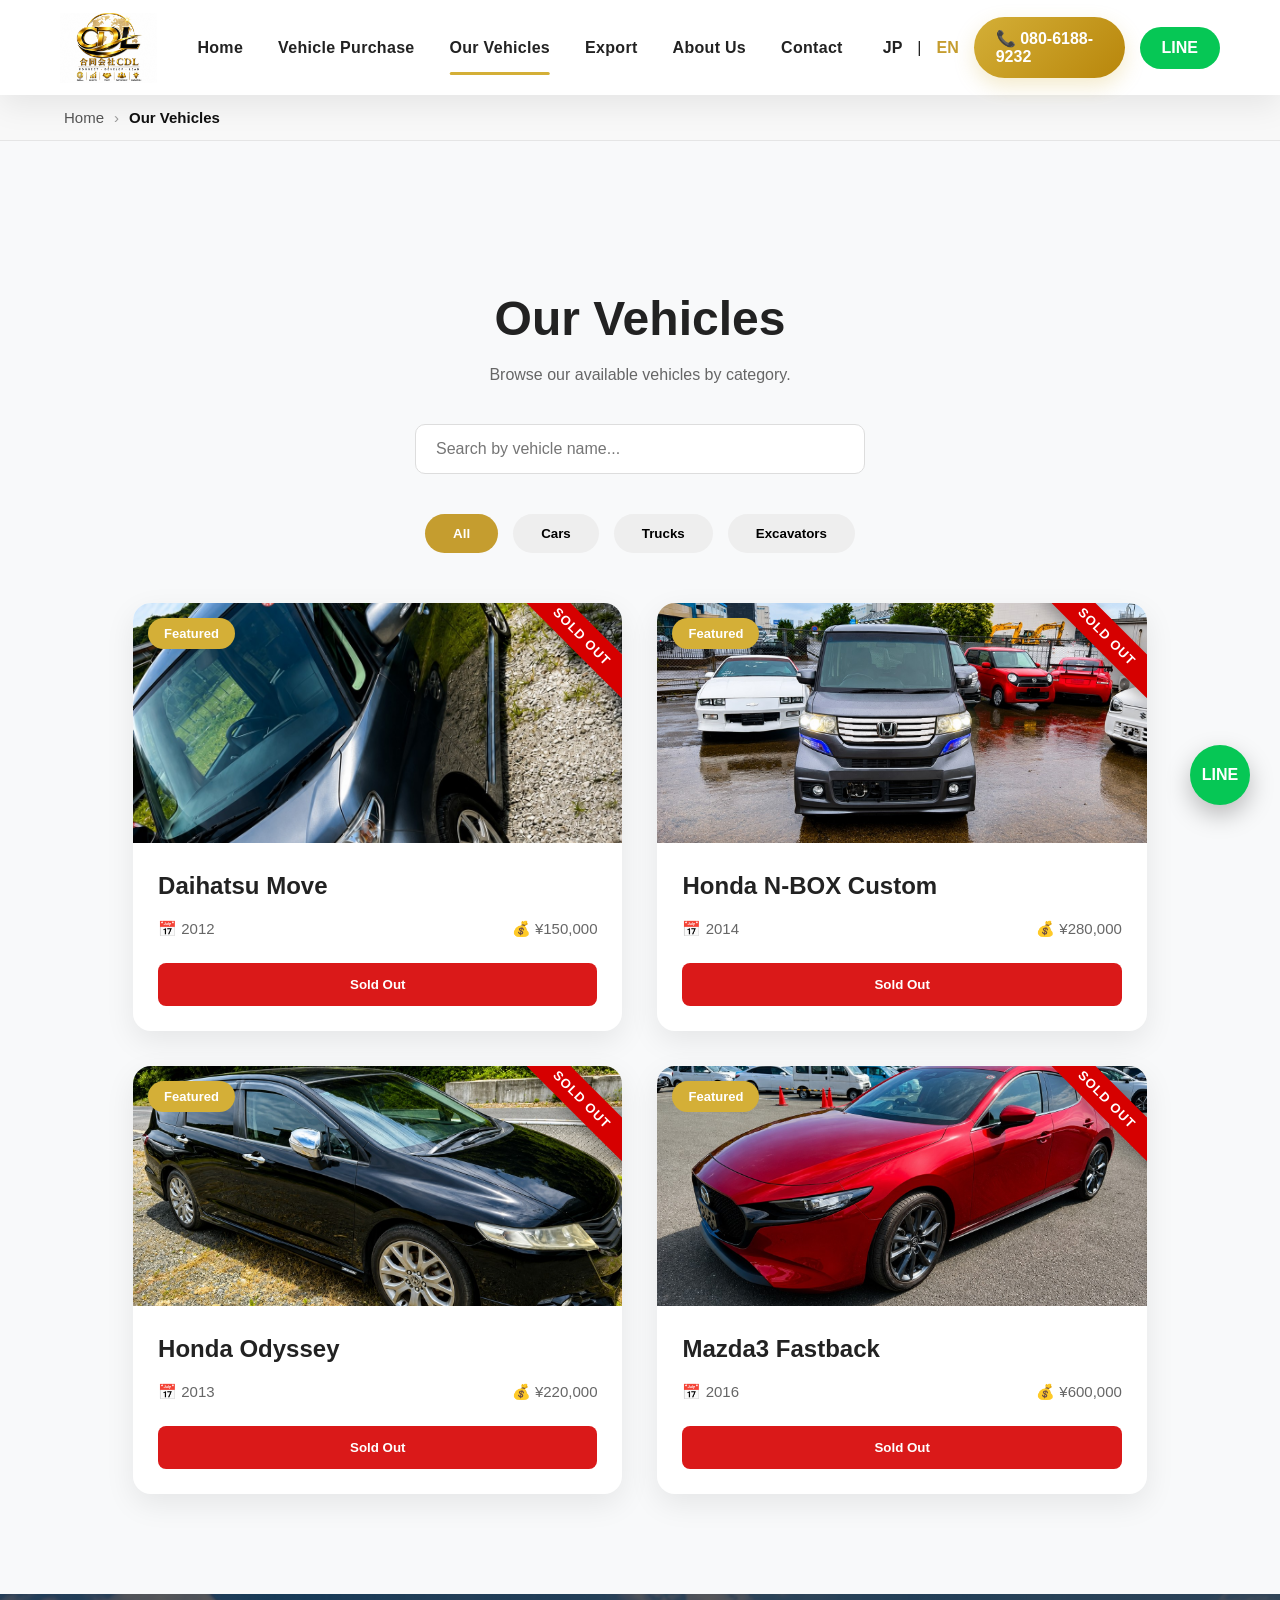
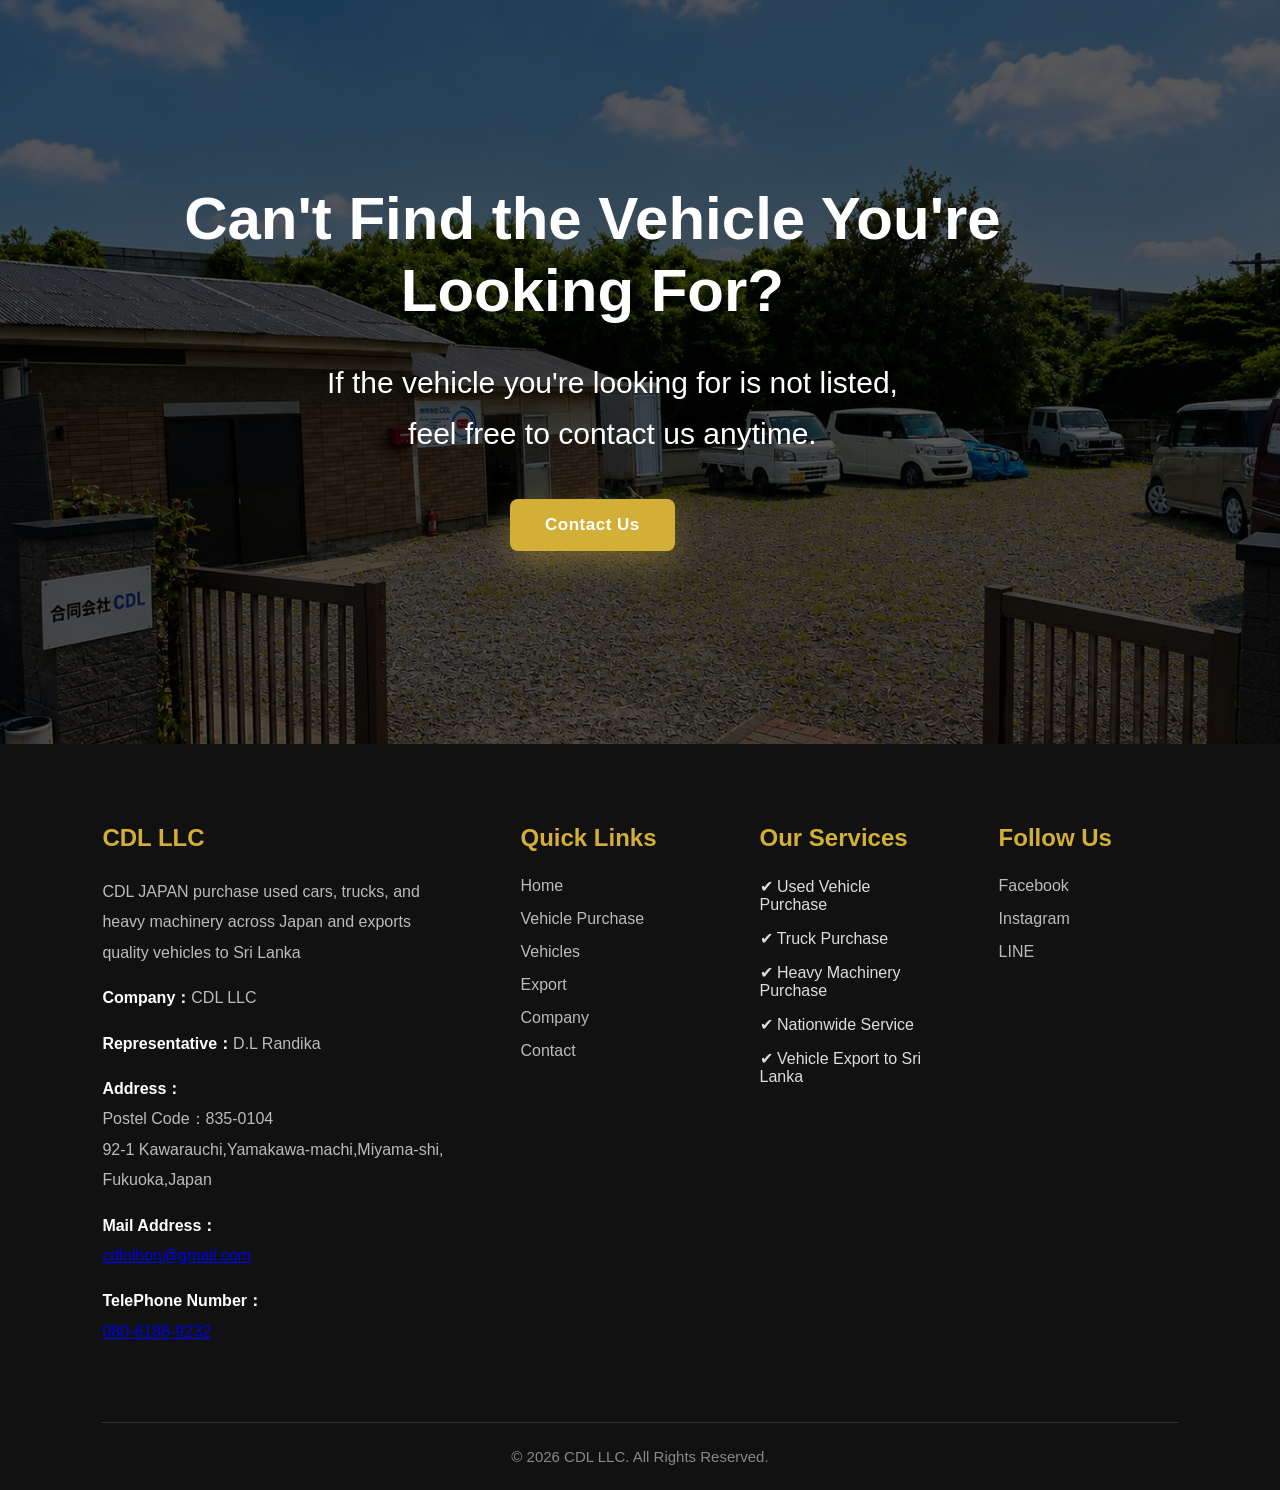
<file: vehicles-en.html>
<!DOCTYPE html>
<html lang="en">

<head>
    <meta charset="UTF-8">
    <meta name="viewport" content="width=device-width, initial-scale=1.0">
    <title>Our Vehicles| CDL LLC</title>
    <title>Used Cars, Trucks & Heavy Machinery for Sale | CDL LLC</title>

<meta name="description" content="Browse used cars, trucks and heavy machinery available from CDL JAPAN. Explore our current vehicle listings from Japan and contact us for availability and more information.">

<meta name="keywords" content="used cars for sale Japan, used trucks Japan, heavy machinery for sale Japan, used vehicles Japan, cars for sale Japan, trucks for sale Japan, CDL JAPAN">

<meta name="robots" content="index, follow">

<meta name="author" content="CDL LLC">

<link rel="canonical" href="https://cdljp.com/vehicles-en.html">


<!-- Open Graph -->
<meta property="og:type" content="website">
<meta property="og:title" content="Used Cars, Trucks & Heavy Machinery for Sale | CDL JAPAN">
<meta property="og:description" content="Browse used cars, trucks and heavy machinery available from CDL JAPAN in Japan.">
<meta property="og:url" content="https://cdljp.com/vehicles-en.html">
<meta property="og:image" content="https://cdljp.com/images/logo.jpg">
<meta property="og:site_name" content="CDL JAPAN">
<meta property="og:locale" content="en_US">


<!-- Twitter / X -->
<meta name="twitter:card" content="summary_large_image">
<meta name="twitter:title" content="Used Cars, Trucks & Heavy Machinery for Sale | CDL JAPAN">
<meta name="twitter:description" content="Browse used cars, trucks and heavy machinery available from CDL JAPAN.">
<meta name="twitter:image" content="https://cdljp.com/images/logo.jpg">


<!-- Japanese / English -->
<link rel="alternate" hreflang="ja" href="https://cdljp.com/vehicles.html">
<link rel="alternate" hreflang="en" href="https://cdljp.com/vehicles-en.html">
<link rel="alternate" hreflang="x-default" href="https://cdljp.com/vehicles.html">


<link rel="stylesheet" href="style.css">
<link rel="stylesheet" href="https://unpkg.com/aos@2.3.4/dist/aos.css">

    <link rel="stylesheet" href="style.css">
    <link rel="stylesheet" href="https://unpkg.com/aos@2.3.4/dist/aos.css">

    <!-- =========================
     CDL JAPAN - VEHICLE LISTING SCHEMA
========================= -->
<script type="application/ld+json">
{
  "@context": "https://schema.org",
  "@graph": [
    {
      "@type": "CollectionPage",
      "@id": "https://cdljp.com/vehicles-en.html#webpage",
      "url": "https://cdljp.com/vehicles-en.html",
      "name": "Used Cars, Trucks & Heavy Machinery for Sale | CDL JAPAN",
      "description": "Browse used cars, trucks and heavy machinery available from CDL JAPAN. Explore our current vehicle listings from Japan and contact us for availability and more information.",
      "isPartOf": {
        "@id": "https://cdljp.com/#website"
      },
      "about": {
        "@id": "https://cdljp.com/#organization"
      },
      "inLanguage": "en"
    },
    {
      "@type": "WebSite",
      "@id": "https://cdljp.com/#website",
      "url": "https://cdljp.com/",
      "name": "CDL JAPAN",
      "publisher": {
        "@id": "https://cdljp.com/#organization"
      }
    },
    {
      "@type": "AutoDealer",
      "@id": "https://cdljp.com/#organization",
      "name": "CDL LLC",
      "alternateName": "CDL JAPAN",
      "url": "https://cdljp.com/",
      "logo": {
        "@type": "ImageObject",
        "url": "https://cdljp.com/images/logo.jpg"
      },
      "telephone": "+81-80-6188-9232",
      "email": "cdlnihon@gmail.com",
      "address": {
        "@type": "PostalAddress",
        "streetAddress": "92-1 Kawarauchi, Yamakawa-machi",
        "postalCode": "835-0104",
        "addressLocality": "Miyama",
        "addressRegion": "Fukuoka",
        "addressCountry": "JP"
      }
    }
  ]
}
</script>
</head>

<body>
<header>

    <div class="logo">
    <a href="index.html">
        <img src="images/logo.jpg" alt="CDL JAPAN Logo">
    </a>
</div>

    <nav>

          <a href="index-en.html">Home</a>
          <a href="purchase-en.html">Vehicle Purchase</a>
          <a href="vehicles-en.html" class="active">Our Vehicles</a>
          <a href="export-en.html">Export</a>
          <a href="about-en.html">About Us</a>
          <a href="contact-en.html">Contact</a>
        <div class="mobile-header-right">

    

    <a href="tel:08061889232" class="phone-btn">
        📞 080-6188-9232
    </a>

    <a href="#" class="line-header">
        LINE
    </a>
    <div class="mobile-language">

    <a href="vehicles.html" class="language-btn ">
        JP
    </a>

    <span>|</span>

    <a href="vehicles-en.html" class="language-btn active">
        EN
    </a>

</div>

    </nav>

    <div class="menu-toggle" id="menuToggle">
        ☰
    </div>
    <div class="header-right">

    <a href="vehicles.html" class="language-btn ">
    JP
</a>
<span>|</span>
<a href="vehicles-en.html" class="language-btn active">
    EN
</a>

    <a href="tel:08061889232" class="phone-btn">
        📞 080-6188-9232
    </a>

    <a href="#" class="line-header">
        LINE
    </a>

</div>

</header>

<div class="breadcrumb">

    <div class="container">

        <a href="index-en.html">Home</a>

        <span class="separator">›</span>

        <span>Our Vehicles</span>

    </div>

</div>


<section class="vehicles-page">

    <div class="container">
        
       <h1>Our Vehicles</h1>

           <p class="vehicles-subtitle">
                Browse our available vehicles by category.
                        </p>

<input type="text" placeholder="Search by vehicle name..." class="search-box">

<div class="filter-buttons">

    <button class="filter-btn active" data-category="all">All</button>

    <button class="filter-btn" data-category="car">Cars</button>

    <button class="filter-btn" data-category="truck">Trucks</button>

    <button class="filter-btn" data-category="excavator">Excavators</button>

</div>
        <div class="vehicle-grid" id="vehicleGrid"></div>
 
    </div>
</section>
<section class="cta">
     <div class="cta-content">

    <h2>Can't Find the Vehicle You're Looking For?</h2>

<p>
If the vehicle you're looking for is not listed,<br>
feel free to contact us anytime.
</p>

    <a href="contact-en.html" class="gold-btn">
    Contact Us
</a>
    </div>
</div>
</section>
<footer class="footer">

    <div class="footer-container">

        <!-- Company -->

        <div class="footer-col">

            <h3>CDL LLC</h3>

            <p>
                CDL JAPAN purchase used cars, trucks, 
                and heavy machinery across Japan and
                exports quality vehicles to Sri Lanka
                
            </p>

            <p><strong>Company：</strong>CDL LLC</p>

            <p><strong>Representative：</strong>D.L Randika</p>

            <p>
                <strong>Address：</strong><br>
                Postel Code：835-0104<br>
                92-1 Kawarauchi,Yamakawa-machi,Miyama-shi,<br>
                Fukuoka,Japan
            </p>

            <p>
                <strong>Mail Address：</strong><br>
                <a href="mailto:cdlnihon@gmail.com">
                    cdlnihon@gmail.com
                </a>
            </p>

            <p>
                <strong>TelePhone Number：</strong><br>
                <a href="tel:08061889232">
                    080-6188-9232
                </a>
            </p>



        </div>

        <!-- Quick Links -->

        <div class="footer-col">

            <h3>Quick Links</h3>

            <ul>

                <li><a href="index-en.html">Home</a></li>
                <li><a href="purchase-en.html">Vehicle Purchase</a></li>
                <li><a href="vehicles-en.html">Vehicles</a></li>
                <li><a href="export-en.html">Export</a></li>
                <li><a href="about-en.html">Company</a></li>
                <li><a href="contact-en.html">Contact</a></li>

            </ul>

        </div>

        
        <!-- Services -->

        <div class="footer-col">

            <h3>Our Services</h3>

            <ul>

                <li>✔ Used Vehicle Purchase</li>
                <li>✔ Truck Purchase</li>
                <li>✔ Heavy Machinery Purchase</li>
                <li>✔ Nationwide Service</li>
                <li>✔ Vehicle Export to Sri Lanka</li>

            </ul>

        </div>

        <!-- Social -->

        <div class="footer-col">

            <h3>Follow Us</h3>

            <div class="social-links">

                <a href="#">Facebook</a>
                <a href="#">Instagram</a>
                <a href="#">LINE</a>

            </div>

        </div>

    </div>

    <div class="footer-bottom">

        © 2026 CDL LLC. All Rights Reserved.

    </div>

</footer>

<script src="https://unpkg.com/aos@2.3.4/dist/aos.js"></script>

<a href="https://line.me/" class="line-floating" target="_blank">
    LINE
</a>

<script>
AOS.init({
    duration: 900,
    once: true,
    offset: 100
});
</script>

<script src="script.js"></script>

<button id="backToTop">↑</button>
</body>
</html>
</file>
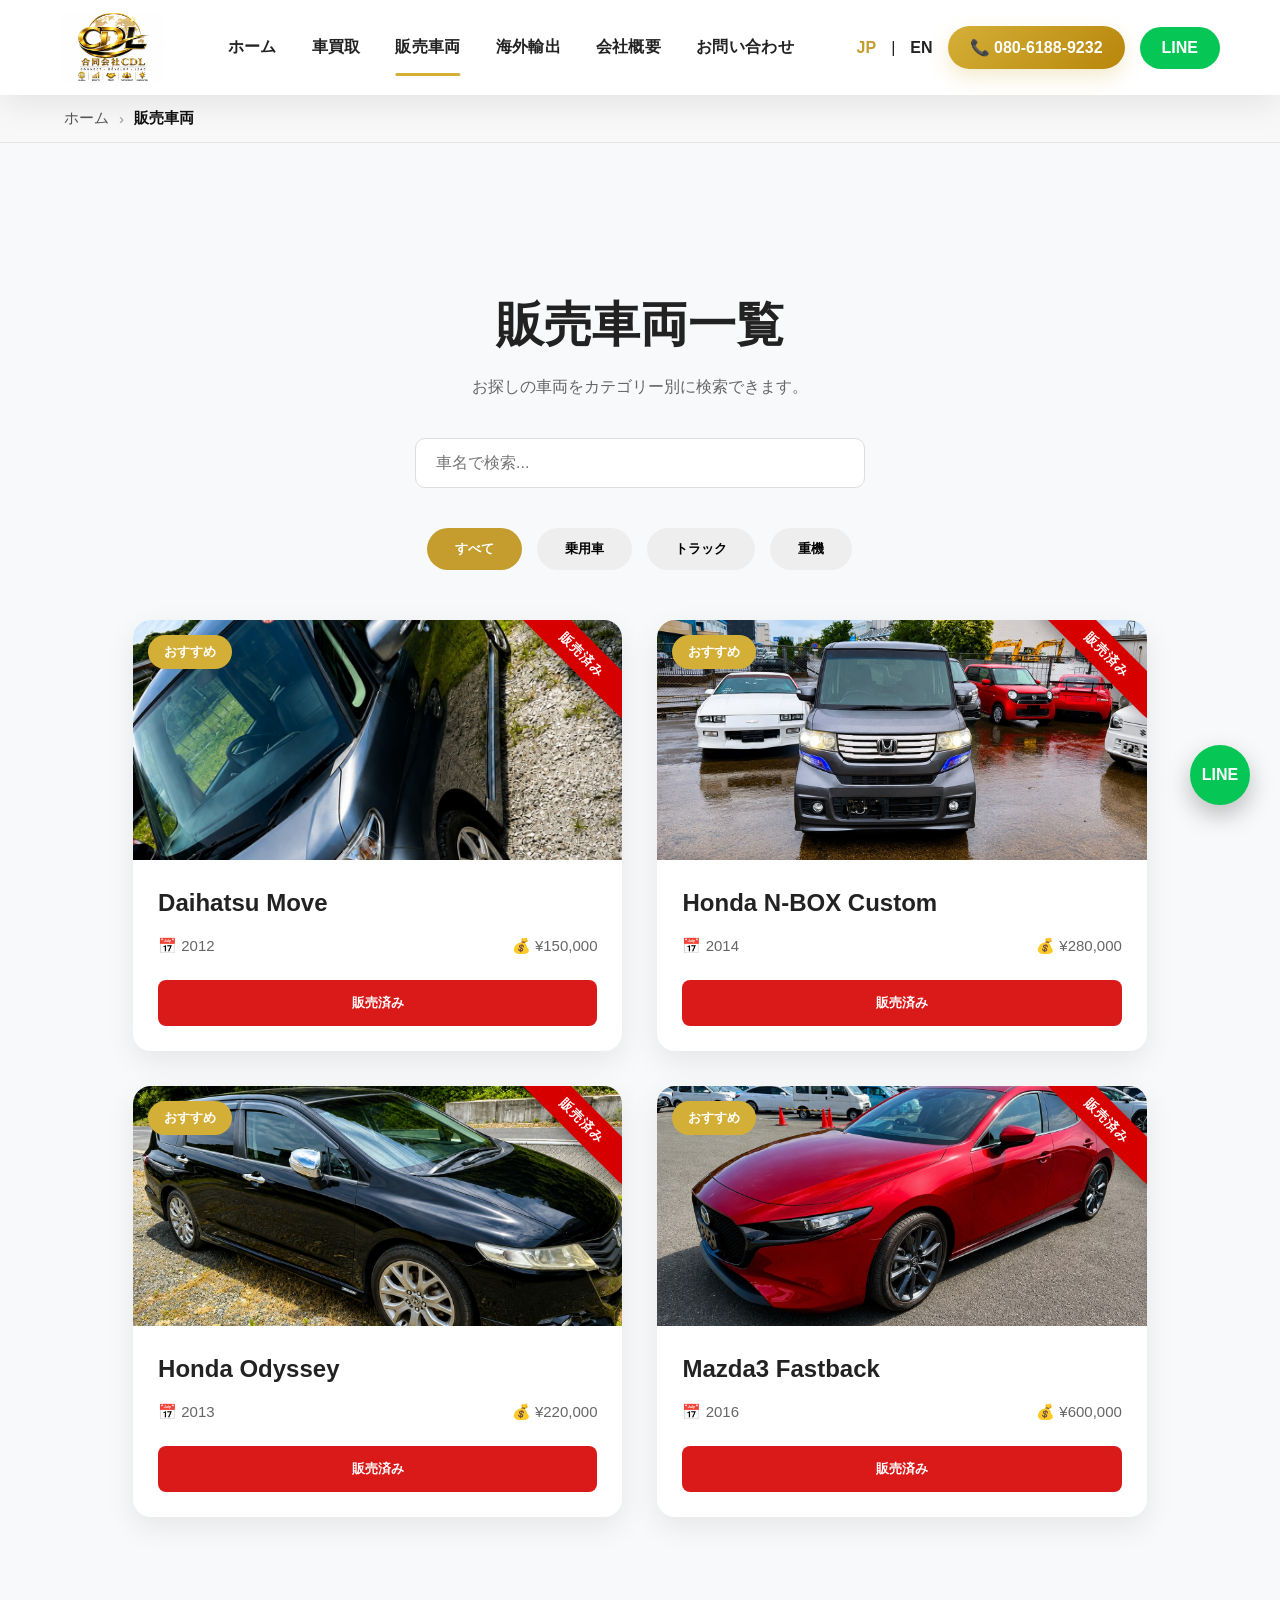
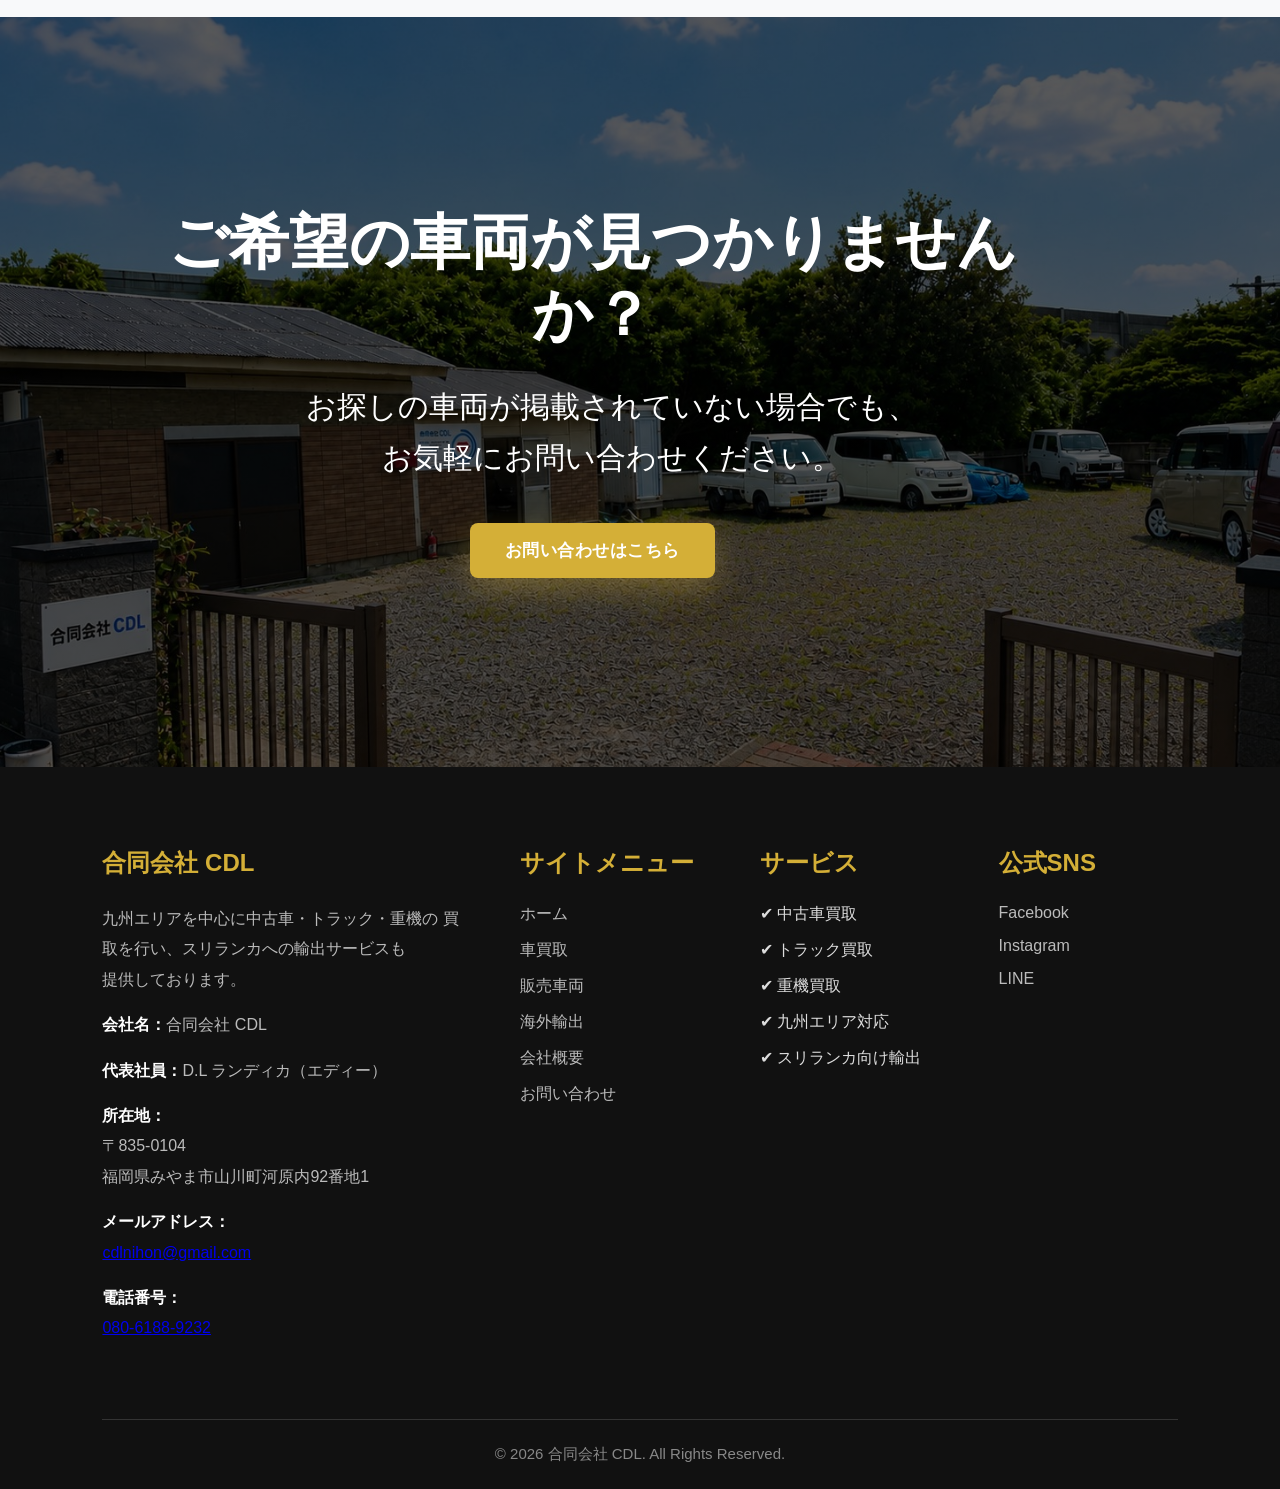
<file: vehicles.html>
<!DOCTYPE html>
<html lang="ja">

<head>
    <meta charset="UTF-8">
    <meta name="viewport" content="width=device-width, initial-scale=1.0">
    <title>販売車両| 合同会社 CDL</title>
    <title>中古車・トラック・重機 販売車両一覧 |合同会社 CDL</title>

<meta name="description" content="CDL JAPANの中古車・トラック・重機の販売車両一覧。乗用車、トラック、重機など、厳選した車両を掲載しています。福岡・九州を中心に全国のお客様へ対応しています。">

<meta name="keywords" content="中古車販売, 中古車, トラック販売, 重機販売, 販売車両, 中古車 福岡, 中古車 九州, CDL JAPAN">

<meta name="robots" content="index, follow">

<meta name="author" content="合同会社CDL">

<link rel="canonical" href="https://cdljp.com/vehicles.html">


<!-- Open Graph -->
<meta property="og:type" content="website">
<meta property="og:title" content="中古車・トラック・重機 販売車両一覧 | CDL JAPAN">
<meta property="og:description" content="CDL JAPANの中古車・トラック・重機の販売車両一覧をご覧いただけます。">
<meta property="og:url" content="https://cdljp.com/vehicles.html">
<meta property="og:image" content="https://cdljp.com/images/logo.jpg">
<meta property="og:site_name" content="CDL JAPAN">
<meta property="og:locale" content="ja_JP">


<!-- Twitter / X -->
<meta name="twitter:card" content="summary_large_image">
<meta name="twitter:title" content="中古車・トラック・重機 販売車両一覧 | CDL JAPAN">
<meta name="twitter:description" content="CDL JAPANの中古車・トラック・重機の販売車両一覧。">
<meta name="twitter:image" content="https://cdljp.com/images/logo.jpg">


<!-- Japanese / English -->
<link rel="alternate" hreflang="ja" href="https://cdljp.com/vehicles.html">
<link rel="alternate" hreflang="en" href="https://cdljp.com/vehicles-en.html">
<link rel="alternate" hreflang="x-default" href="https://cdljp.com/vehicles.html">


<link rel="stylesheet" href="style.css">
<link rel="stylesheet" href="https://unpkg.com/aos@2.3.4/dist/aos.css">

    <link rel="stylesheet" href="style.css">
    <link rel="stylesheet" href="https://unpkg.com/aos@2.3.4/dist/aos.css">

    <!-- =========================
     CDL JAPAN - VEHICLE LISTING SCHEMA
========================= -->
<script type="application/ld+json">
{
  "@context": "https://schema.org",
  "@graph": [
    {
      "@type": "CollectionPage",
      "@id": "https://cdljp.com/vehicles.html#webpage",
      "url": "https://cdljp.com/vehicles.html",
      "name": "中古車・トラック・重機 販売車両一覧 | CDL JAPAN",
      "description": "CDL JAPANの中古車・トラック・重機の販売車両一覧。乗用車、トラック、重機など、厳選した車両を掲載しています。福岡・九州を中心に全国のお客様へ対応しています。",
      "isPartOf": {
        "@id": "https://cdljp.com/#website"
      },
      "about": {
        "@id": "https://cdljp.com/#organization"
      },
      "inLanguage": "ja"
    },
    {
      "@type": "WebSite",
      "@id": "https://cdljp.com/#website",
      "url": "https://cdljp.com/",
      "name": "CDL JAPAN",
      "publisher": {
        "@id": "https://cdljp.com/#organization"
      }
    },
    {
      "@type": "AutoDealer",
      "@id": "https://cdljp.com/#organization",
      "name": "合同会社CDL",
      "alternateName": "CDL JAPAN",
      "url": "https://cdljp.com/",
      "logo": {
        "@type": "ImageObject",
        "url": "https://cdljp.com/images/logo.jpg"
      },
      "telephone": "+81-80-6188-9232",
      "email": "cdlnihon@gmail.com",
      "address": {
        "@type": "PostalAddress",
        "streetAddress": "山川町河原内92番地1",
        "postalCode": "835-0104",
        "addressLocality": "みやま市",
        "addressRegion": "福岡県",
        "addressCountry": "JP"
      }
    }
  ]
}
</script>
</head>

<body>
<header>

    <div class="logo">
    <a href="index.html">
        <img src="images/logo.jpg" alt="CDL JAPAN Logo">
    </a>
</div>

    <nav>

        <a href="index.html">ホーム</a>
        <a href="purchase.html">車買取</a>
        <a href="vehicles.html" class="active">販売車両</a>
        <a href="export.html">海外輸出</a>
        <a href="about.html">会社概要</a>
        <a href="contact.html">お問い合わせ</a>
        <div class="mobile-header-right">

    

    <a href="tel:08061889232" class="phone-btn">
        📞 080-6188-9232
    </a>

    <a href="#" class="line-header">
        LINE
    </a>

    <div class="mobile-language">

    <a href="vehicles.html" class="language-btn active">
        JP
    </a>

    <span>|</span>

    <a href="vehicles-en.html" class="language-btn">
        EN
    </a>

</div>

    </nav>

    <div class="menu-toggle" id="menuToggle">
        ☰
    </div>
    <div class="header-right">

    <a href="vehicles.html" class="language-btn active">
    JP
</a>
<span>|</span>
<a href="vehicles-en.html" class="language-btn">
    EN
</a>

    <a href="tel:08061889232" class="phone-btn">
        📞 080-6188-9232
    </a>

    <a href="#" class="line-header">
        LINE
    </a>

</div>

</header>

<div class="breadcrumb">

    <div class="container">

        <a href="index.html">ホーム</a>

        <span class="separator">›</span>

        <span>販売車両</span>

    </div>

</div>
<section class="vehicles-page">

    <div class="container">
        
        <h1>販売車両一覧</h1>
        <p class="vehicles-subtitle">
お探しの車両をカテゴリー別に検索できます。
</p>
        <input type="text" placeholder="車名で検索..." class="search-box">
       <div class="filter-buttons">

    <button class="filter-btn active" data-category="all">すべて</button>

    <button class="filter-btn" data-category="car">乗用車</button>

    <button class="filter-btn" data-category="truck">トラック</button>

    <button class="filter-btn" data-category="excavator">重機</button>

</div>
        <div class="vehicle-grid" id="vehicleGrid"></div>
 
    </div>
</section>
<section class="cta">
     <div class="cta-content">

    <h2>ご希望の車両が見つかりませんか？</h2>

    <p>
    お探しの車両が掲載されていない場合でも、<br>
    お気軽にお問い合わせください。
    </p>

    <div class="cta-buttons">

        <a href="contact.html" class="gold-btn">
            お問い合わせはこちら
        </a>

    </div>
</div>
</section>
<footer class="footer">

    <div class="footer-container">

        <!-- Company -->

        <div class="footer-col">

            <h3>合同会社 CDL</h3>

            <p>
                九州エリアを中心に中古車・トラック・重機の
                買取を行い、スリランカへの輸出サービスも<br>
                提供しております。
            </p>

            <p><strong>会社名：</strong>合同会社 CDL</p>

            <p><strong>代表社員：</strong>D.L ランディカ（エディー）</p>

            <p>
                <strong>所在地：</strong><br>
                〒835-0104<br>
                福岡県みやま市山川町河原内92番地1
            </p>

            <p>
                <strong>メールアドレス：</strong><br>
                <a href="mailto:cdlnihon@gmail.com">
                    cdlnihon@gmail.com
                </a>
            </p>

            <p>
                <strong>電話番号：</strong><br>
                <a href="tel:08061889232">
                    080-6188-9232
                </a>
            </p>



        </div>

        <!-- Quick Links -->

        <div class="footer-col">

            <h3>サイトメニュー</h3>

            <ul>

                <li><a href="index.html">ホーム</a></li>
                <li><a href="purchase.html">車買取</a></li>
                <li><a href="vehicles.html">販売車両</a></li>
                <li><a href="export.html">海外輸出</a></li>
                <li><a href="about.html">会社概要</a></li>
                <li><a href="contact.html">お問い合わせ</a></li>

            </ul>

        </div>

        
        <!-- Services -->

        <div class="footer-col">

            <h3>サービス</h3>

            <ul>

                <li>✔ 中古車買取</li>
                <li>✔ トラック買取</li>
                <li>✔ 重機買取</li>
                <li>✔ 九州エリア対応</li>
                <li>✔ スリランカ向け輸出</li>

            </ul>

        </div>

        <!-- Social -->

        <div class="footer-col">

            <h3>公式SNS</h3>

            <div class="social-links">

                <a href="#">Facebook</a>
                <a href="#">Instagram</a>
                <a href="#">LINE</a>

            </div>

        </div>

    </div>

    <div class="footer-bottom">

        © 2026 合同会社 CDL. All Rights Reserved.

    </div>

</footer>


<script src="https://unpkg.com/aos@2.3.4/dist/aos.js"></script>
<a href="https://line.me/" class="line-floating" target="_blank">
    LINE
</a>
<script>
AOS.init({
    duration: 900,
    once: true,
    offset: 100
});
</script>

<script src="script.js"></script>
<button id="backToTop">↑</button>
</body>
</html>
</file>
<file: style.css>
/* ===========================
   RESET
=========================== */

*{
    margin:0;
    padding:0;
    box-sizing:border-box;
}

html{
    scroll-behavior:smooth;
}

body{
    margin:0;
    padding:0;
    font-family:"Outfit","Noto Sans JP",sans-serif;
    color:#222;
    background:#fff;
    overflow-x:hidden;
    width: 100%;
}

.container{
    width:90%;
    max-width:1200px;
    margin:0 auto;
}

/* ===========================
   HEADER
=========================== */


header{
    position:fixed;
    top:0;
    left:0;
    width:100%;
    height: 95px;

    display:flex;
    justify-content:space-between;
    align-items:center;

    padding:0 60px;

    background:rgba(255,255,255,.92);
    backdrop-filter:blur(18px);

    box-shadow:0 10px 30px rgba(0,0,0,.08);
    z-index:1000;
    backdrop-filter:blur(10px);
     -webkit-backdrop-filter:blur(10px);
    transition:
      background .35s,
      height .35s,
      box-shadow .35s;
}

/* Logo */

.logo{

    display:flex;
    align-items:center;

}

.logo img{
    height:70px;
    display:block;
    transition:transform .35s ease, filter .35s ease;
}

.logo:hover img{
    transform:scale(1.05);
    filter:drop-shadow(0 8px 18px rgba(0,0,0,.18));
}

.logo img:hover{

    transform:scale(1.05);

}



/* Navigation */

nav a{

    position:relative;

    text-decoration:none;

    color:#222;

    font-size:16px;

    font-weight:700;

    letter-spacing:0.3px;
    white-space:nowrap;
    transition:.3s;
    display:inline-block;
    padding:10px 0;
    transition:all .3s ease;
    padding:10px 0;
    transition:all .3s ease;
}
nav{
    display:flex;
    align-items:center;
    justify-content:center;
    gap:35px;
    flex:1;
    margin:0 40px;
}
nav a:hover::after,
nav a.active::after{

    width:100%;

}

nav a::after{
    content:"";
    position:absolute;
    left:50%;
    bottom:-8px;
    width:0;
    height:3px;
    background:#d4af37;
    border-radius:10px;
    transform:translateX(-50%);
    transition:width .35s ease;
}

nav a:hover::after,
nav a.active::after{
    width:100%;
}

nav a:hover{
    color:#d4af37;
}



/* Right */


/* Right Side */

.header-right{
    display:flex;
    align-items:center;
    gap:15px;
}

.language-btn{
    text-decoration:none;
    color:#222;
    font-weight:600;
}

/* ==========================================
   HEADER PHONE BUTTON
   Premium gold button
   ========================================== */

.phone-btn{
    display:flex;
    align-items:center;
    gap:8px;
    background:linear-gradient(135deg,#d4af37,#b8860b);
    color:#fff;
    padding:12px 22px;
    border-radius:50px;
    text-decoration:none;
    font-weight:700;
    transition:all .35s ease;
    box-shadow:0 8px 20px rgba(212,175,55,.25);
}

.phone-btn:hover{
    transform:translateY(-3px);
    box-shadow:0 15px 30px rgba(212,175,55,.35);
}

/* ==========================================
   HEADER LINE BUTTON
   ========================================== */

.line-header{
    display:flex;
    align-items:center;
    justify-content:center;
    background:#06C755;
    color:#fff;
    padding:12px 22px;
    border-radius:50px;
    text-decoration:none;
    font-weight:700;
    transition:.35s;
}

.line-header:hover{
    transform:translateY(-3px);
    background:#04b34c;
}

/* Mobile Menu */

.menu-toggle{
    display:none;
    font-size:32px;
    cursor:pointer;
}

/* Mobile Extra */

.mobile-header-right{
    display:none;
}

/* ===========================
   MOBILE
=========================== */

@media(max-width:768px){

    header{
        height:75px;
        padding:0 20px;
    }

   .logo img{

    height:68px;

    transition:.3s;

}

.logo img:hover{

    transform:scale(1.05);

}

    nav{

    display:flex;
    align-items:center;
    gap:30px;

}

    nav.active{
        display:flex;
    }

    .menu-toggle{
        display:block;
    }

    .header-right{
        display:none;
    }

    .mobile-header-right{
        display:flex;
        flex-direction:column;
        gap:15px;
        width:100%;
        margin-top:20px;
        border-top:1px solid #ddd;
        padding-top:20px;
    }

    .mobile-header-right a{
        text-align:center;
    }

}
@media (max-width:991px){

    nav{
        display:none;
        position:absolute;
        top:95px;
        left:0;
        width:100%;
        background:#fff;
        flex-direction:column;
        align-items:center;
        gap:20px;
        padding:30px 20px;
        box-shadow:0 10px 30px rgba(0,0,0,.12);
    }

    nav.active{
        display:flex;
    }

    .header-right{
        display:none;
    }

    .menu-toggle{
        display:block;
        font-size:32px;
        cursor:pointer;
    }

    .mobile-header-right{
        display:flex;
        flex-direction:column;
        gap:15px;
        width:100%;
        margin-top:20px;
        padding-top:20px;
        border-top:1px solid #ddd;
        align-items:center;
    }

}
/* ===========================
   HERO SECTION
=========================== */

.hero{
    position:relative;
    height:100vh;
    background:url("images/hero.jpg") center center/cover no-repeat;
    display:flex;
    align-items:center;
    padding:0 6%;
    margin-top:90px;
    background-position:center;
    background-size:cover;
    transition:background-position 0.3s ease-out;
}

/* ==========================================
   HERO OVERLAY
   ========================================== */

.hero::before{
    content:"";
    position:absolute;
    inset:0;
    background:rgba(0,0,0,.50);
    pointer-events:none;
}

.hero-content{
    position:relative;
    z-index:2;
    max-width:760px;
    color:#fff;
    margin-top:100px;
    animation:heroFade 1.2s ease;
}

.hero-content > .hero-tag{
    color:#d4af37;
    font-size:18px;
    letter-spacing:4px;
    font-weight:700;
}

.hero-content p{
    font-size:20px;
    line-height:1.8;
    margin-bottom:40px;
}

.hero-buttons{
    display:flex;
    gap:20px;
    flex-wrap:wrap;
}



/* ==========================================
   HERO IMAGE ANIMATION
   Smooth zoom effect
   ========================================== */

.hero{
    overflow:hidden;
}

.hero::before{
    animation:heroZoom 12s ease-in-out infinite alternate;
}

@keyframes heroZoom{
    from{
        transform:scale(1);
    }
    to{
        transform:scale(1.08);
    }
}

@keyframes heroZoom{

    from{

        background-size:100%;

    }

    to{

        background-size:108%;

    }

}

.gold-btn,

.white-btn{
    display:inline-block;
    padding:15px 35px;
    border-radius:8px;
    text-decoration:none;
    font-weight:600;
    transition:.3s;
}

.gold-btn{

    background:linear-gradient(135deg,#d4af37,#b88f22);

    color:#fff;

    padding:18px 42px;

    border-radius:50px;

    font-size:17px;

    font-weight:700;

    letter-spacing:.5px;

    text-decoration:none;

    box-shadow:0 12px 30px rgba(212,175,55,.35);

    transition:.35s;
    position:relative;
    overflow:hidden;

}

.gold-btn:hover{

    transform:translateY(-5px);

    box-shadow:0 18px 40px rgba(212,175,55,.45);

}
.gold-btn::before{

    content:"";

    position:absolute;

    top:0;

    left:-120%;

    width:70%;

    height:100%;

    background:linear-gradient(
        120deg,
        transparent,
        rgba(255,255,255,.45),
        transparent
    );

    transition:.8s;

}

.gold-btn:hover::before{

    left:130%;

}

.white-btn{

    background:rgba(255,255,255,.95);

    color:#222;

    padding:18px 42px;

    border-radius:50px;

    font-size:17px;

    font-weight:700;

    text-decoration:none;

    transition:.35s;

}

.white-btn:hover{
    background:#f2f2f2;
    transform:translateY(-3px);
}

/* Animation */

@keyframes fadeUp{

    from{
        opacity:0;
        transform:translateY(40px);
    }

    to{
        opacity:1;
        transform:translateY(0);
    }

}

/* Mobile */

@media(max-width:768px){

    .hero{
        min-height: 100vh;
        height: auto;
        padding:120px 20ox 60px;
        
    }

    .hero-content{
        text-align:center;
        max-width:100%;
    }

    /* ==========================================
   HERO TITLE LAYOUT
   ========================================== */


    .hero-content p{
        font-size:16px;
    }

    .hero-buttons{
        justify-content:center;
        flex-direction:column;
    }

    .gold-btn,
    .white-btn{
        width:100%;
        text-align:center;
    }

}
/* ===========================
   SERVICES
=========================== */

.services{
    padding:100px 6%;
    background:#f8f9fa;
}



.services-grid{
    display:grid;
    grid-template-columns:repeat(3,1fr);
    gap:35px;
}



/* Mobile */

@media(max-width:768px){

.service-grid{

grid-template-columns:1fr;

}

.services{

padding:70px 20px;

}

.services-title h2{

font-size:34px;

}

}
/* ===========================
   FEATURED VEHICLES
=========================== */

.featured{
    padding:100px 6%;
    background:#fff;
}


.vehicle-grid{
    display:grid;
    grid-template-columns:repeat(3,1fr);
    gap:35px;
}



/* Mobile */

@media(max-width:768px){

    .vehicle-grid{
        grid-template-columns:1fr;
    }

    .featured{
        padding:70px 20px;
    }

    .featured-title h2{
        font-size:34px;
    }

}
/* ===========================
   WHY CHOOSE US
=========================== */

.why{
    background:#111;
    color:#fff;
    padding:100px 6%;
}

.why-title{
    text-align:center;
    margin-bottom:60px;
}

.why-title span{
    color:#d4af37;
    font-weight:700;
    letter-spacing:3px;
}

.why-title h2{
    font-size:42px;
    margin-top:15px;
}

.why-grid{
    display:grid;
    grid-template-columns:repeat(4,1fr);
    gap:30px;
}

.why-card{
    background:#1d1d1d;
    padding:40px 30px;
    border-radius:18px;
    text-align:center;
    transition:.35s;
    border:1px solid rgba(255,255,255,.08);
}

.why-card:hover{
    transform:translateY(-10px);
    background:#262626;
}

.why-card i{
    font-size:48px;
    color:#d4af37;
    margin-bottom:20px;
}

.why-card h3{
    margin-bottom:15px;
    font-size:24px;
}

.why-card p{
    color:#ccc;
    line-height:1.8;
}

/* Mobile */

@media(max-width:768px){

    .why{
        padding:70px 20px;
    }

    .why-grid{
        grid-template-columns:1fr;
    }

    .why-title h2{
        font-size:34px;
    }

}
/* ===========================
   ABOUT CDL JAPAN
=========================== */

.company{
    padding:100px 6%;
    background:#fff;
}

.company-content{
    display:flex;
    align-items:center;
    justify-content:space-between;
    gap:70px;
}

.company-image{
    flex:1;
    overflow:hidden;
    border-radius:20px;
}

.company-image img{
    width:100%;
    display:block;
    border-radius:20px;
    transition:.5s;
}

.company-image:hover img{
    transform:scale(1.08);
}

.company-text{
    flex:1;
}

.company-text span{
    display:inline-block;
    color:#c59d2f;
    font-weight:700;
    letter-spacing:3px;
    margin-bottom:15px;
}

.company-text h2{
    font-size:42px;
    margin-bottom:25px;
    line-height:1.3;
}

.company-text p{
    color:#666;
    line-height:1.9;
    margin-bottom:35px;
    font-size:17px;
}



/* Mobile */

@media(max-width:768px){

    .company{
        padding:70px 20px;
    }

    .company-content{
        flex-direction:column;
        gap:40px;
    }

    .company-text{
        text-align:center;
    }

    .company-text h2{
        font-size:34px;
    }

}
/* ===========================
   CALL TO ACTION
=========================== */

.cta{
    padding:100px 6%;
    background:linear-gradient(135deg,#b88a1b,#d4af37);
    color:#fff;
    text-align:center;
}

.cta h2{
    font-size:46px;
    margin-bottom:20px;
}

.cta p{
    font-size:18px;
    line-height:1.8;
    max-width:700px;
    margin:0 auto 40px;
}

.cta-buttons{
    display:flex;
    justify-content:center;
    gap:20px;
    flex-wrap:wrap;
}

.cta .gold-btn{
    background:#d4af37;
    color:#fff;
    padding:16px 35px;
    border-radius:8px;
    text-decoration:none;
    transition:.3s;
}

.cta .gold-btn:hover{
    background:#333;
    transform:translateY(-3px);
}

.cta .white-btn{
    background:#fff;
    color:#111;
    padding:16px 35px;
    border-radius:8px;
    text-decoration:none;
    transition:.3s;
}

.cta .white-btn:hover{
    background:#f2f2f2;
    transform:translateY(-3px);
}

@media(max-width:768px){

    .cta{
        padding:70px 20px;
    }

    .cta h2{
        font-size:34px;
    }

    .cta-buttons{
        flex-direction:column;
    }

    .cta .gold-btn,
    .cta .white-btn{
        width:100%;
    }

}
/* ===========================
   FOOTER
=========================== */

/*======================
        FOOTER
=======================*/

.footer{

    background:#111;
    color:#ddd;
    padding:80px 8% 25px;
    

}

.footer-container{

    display:grid;
    grid-template-columns:2fr 1fr 1fr 1fr;
    gap:60px;

}

.footer-col h3{

    color:#d4af37;
    font-size:24px;
    margin-bottom:25px;

}

.footer-col p{

    color:#bbb;
    line-height:1.9;
    margin-bottom:15px;

}

.footer-col strong{

    color:#fff;

}

.footer-col ul{

    list-style:none;
    padding:0;
    margin:0;

}

.footer-col ul li{

    margin-bottom:15px;

}

.footer-col ul li a{

    color:#bbb;
    text-decoration:none;
    transition:.3s;

}

.footer-col ul li a:hover{

    color:#d4af37;
    padding-left:5px;

}

.social-links{

    display:flex;
    flex-direction:column;
    gap:15px;

}

.social-links a{

    color:#bbb;
    text-decoration:none;
    transition:.3s;

}

.social-links a:hover{

    color:#d4af37;
    padding-left:5px;

}

.footer-bottom{

    margin-top:60px;
    padding-top:25px;
    border-top:1px solid #333;

    text-align:center;
    margin-bottom:0;
    color:#888;
    font-size:15px;

}
@media(max-width:992px){

    .footer-container{

        grid-template-columns:1fr 1fr;

    }

}

@media(max-width:768px){

    .footer{

        text-align:center;
        padding:60px 20px 20px;

    }

    .footer-container{

        grid-template-columns:1fr;
        gap:40px;

    }

    .social-links{

        align-items:center;

    }

}

/* ===========================
   FLOATING LINE
=========================== */

.line-floating{

    position:fixed;

    bottom:95px;

    right:30px;

    width:60px;

    height:60px;

    border-radius:50%;

    background:#06C755;

    display:flex;

    justify-content:center;

    align-items:center;

    color:white;

    text-decoration:none;

    font-weight:bold;

    box-shadow:0 10px 25px rgba(0,0,0,.25);

    transition:.3s;

    z-index:999;

}

.line-floating:hover{

    transform:scale(1.1);

}
/* ===========================
   VEHICLES PAGE
=========================== */

.vehicles-page{
    padding:150px 6% 100px;
    background:#f8f9fa;
}

.vehicles-page h1{
    text-align:center;
    font-size:48px;
    margin-bottom:20px;
}

.vehicles-subtitle{
    text-align:center;
    color:#666;
    margin-bottom:40px;
}

.search-box{
    width:100%;
    max-width:450px;
    margin:0 auto 40px;
    display:block;
    padding:15px 20px;
    border:1px solid #ddd;
    border-radius:10px;
    font-size:16px;
    outline:none;
    transition:.3s;
}

.search-box:focus{
    border-color:#c59d2f;
    box-shadow:0 0 10px rgba(197,157,47,.2);
}

.filter-buttons{
    display:flex;
    justify-content:center;
    flex-wrap:wrap;
    gap:15px;
    margin-bottom:50px;
}

.filter-btn{
    padding:12px 28px;
    border:none;
    border-radius:30px;
    background:#eee;
    cursor:pointer;
    font-weight:600;
    transition:.3s;
}

.filter-btn:hover,
.filter-btn.active{
    background:#c59d2f;
    color:#fff;
}

.vehicle-grid{
    display:grid;
    grid-template-columns:repeat(auto-fit,minmax(320px,1fr));
    gap:35px;
}

.vehicle-card{

    background:#fff;
    border-radius:18px;
    overflow:hidden;

    box-shadow:0 10px 30px rgba(0,0,0,.08);

    transition:
        transform .45s ease,
        box-shadow .45s ease;

    position:relative;
}

.vehicle-card:hover{

    transform:translateY(-12px);

    box-shadow:
        0 20px 50px rgba(0,0,0,.18);

}


/* Mobile */

@media(max-width:768px){

    .vehicles-page{
        padding:120px 20px 70px;
    }

    .vehicles-page h1{
        font-size:36px;
    }

    .search-box{
        width:100%;
    }

    .vehicle-grid{
        grid-template-columns:1fr;
    }

}
/* ===========================
   VEHICLE DETAILS PAGE
=========================== */

.vehicle-details-page{
    padding:150px 6% 100px;
    background:#fff;
}

.vehicle-details-page h1{
    text-align:center;
    font-size:46px;
    margin-bottom:60px;
}

.vehicle-details{
    display:grid;
    grid-template-columns:1.2fr 1fr;
    gap:70px;
    align-items:center;
}

.details-image{
    overflow:hidden;
    border-radius:20px;
}

.details-image img{
    width:100%;
    display:block;
    border-radius:20px;
    transition:.4s;
}

.details-image:hover img{
    transform:scale(1.05);
}

.details-info h1{
    font-size:42px;
    margin-bottom:20px;
    line-height:1.3;
}

.details-info h2{
    color:#c59d2f;
    font-size:34px;
    margin-bottom:30px;
}

.details-info p{
    font-size:18px;
    color:#555;
    margin-bottom:15px;
    line-height:1.8;
}

.details-info strong{
    color:#222;
}

.contact-btn{
    display:inline-block;
    margin-top:30px;
    padding:16px 35px;
    background:#c59d2f;
    color:#fff;
    text-decoration:none;
    border-radius:8px;
    font-weight:600;
    transition:.3s;
}

.contact-btn:hover{
    background:#a88422;
    transform:translateY(-3px);
}

/* ===========================
   RELATED VEHICLES
=========================== */

.related-section{
    padding:100px 6%;
    background:#f8f9fa;
}

.related-section h2{
    text-align:center;
    font-size:42px;
    margin-bottom:50px;
}

.related-grid{
    display:grid;
    grid-template-columns:repeat(auto-fit,minmax(280px,1fr));
    gap:35px;
}

/* Mobile */

@media(max-width:768px){

    .vehicle-details-page{
        padding:120px 20px 70px;
    }

    .vehicle-details{
        grid-template-columns:1fr;
        gap:40px;
    }

    .details-info{
        text-align:center;
    }

    .details-info h1{
        font-size:34px;
    }

    .details-info h2{
        font-size:28px;
    }

    .related-section{
        padding:70px 20px;
    }

    .related-section h2{
        font-size:34px;
    }

}
/* ===========================
   PURCHASE PAGE
=========================== */

.purchase-hero{
    min-height: 75vh;

    padding: 95px 20px 40px;

    background: url("images/purchase-desktop.jpg") center 35% / cover no-repeat;

    position: relative;

    display: flex;
    justify-content: center;
    align-items: center;
}

.purchase-hero::before{
    content: "";
    position: absolute;
    inset: 0;

    background: linear-gradient(
        rgba(0,0,0,.55),
        rgba(0,0,0,.45)
    );
}

.purchase-overlay{
    position: relative;
    z-index: 10;

    width: 100%;
    max-width: 650px;

    margin: 0 auto;
    padding: 20px;

    display: flex;
    flex-direction: column;
    justify-content: center;
    align-items: center;

    text-align: center;

    animation: heroFloat 5s ease-in-out infinite;
}

.purchase-overlay h1{
    display:block;

width:100%;

text-align:center;
    font-size: 75px;
    font-weight: 800;
    line-height: 1.1;
    letter-spacing: 2px;
    margin-bottom: 20px;
    

    color: #fff;

    text-shadow:
        0 4px 15px rgba(0,0,0,.45);
}

.purchase-overlay h1::after{

content:"";
display:block;

width:90px;
height:4px;

background:#d4af37;

margin:18px auto 0;

border-radius:30px;

}
/* ===== Purchase Hero Mobile ===== */

@media(max-width:768px){

.purchase-overlay{

width:100%;
max-width:100%;

margin:0 auto;
padding:0 25px;

left:auto;
top:auto;

transform:none;

text-align:center;
align-items:center;

}

}

.purchase-overlay p{
    font-size: 28px;
    font-weight: 500;
    line-height: 1.8;

    color: rgba(255,255,255,.95);

    text-shadow:
        0 2px 10px rgba(0,0,0,.55);

    margin: 25px 0 35px;
}

.hero-btn{
    display: inline-block;

    padding: 18px 55px;

    background: #d4af37;
    color: #fff;

    font-size: 20px;
    font-weight: 700;

    border-radius: 50px;

    text-decoration: none;

    transition: all .35s ease;

    box-shadow: 0 10px 25px rgba(212,175,55,.35);
}
/* ===== Hero Floating Animation ===== */

@keyframes heroFloat{

    0%{
        transform:translateY(0);
    }

    50%{
        transform:translateY(-8px);
    }

    100%{
        transform:translateY(0);
    }

}



.hero-btn:hover{
    background: #b89024;
    transform: translateY(-4px);
    box-shadow: 0 16px 35px rgba(212,175,55,.45);
}
@media (max-width:768px){

    .hero-btn{
        width:100%;
        max-width:320px;

        text-align:center;

        padding:16px 30px;

        font-size:18px;
    }

}

/* Purchase Results */

.purchase-results{
    padding:100px 6%;
    background:#fff;
}

.purchase-results h2{
    text-align:center;
    font-size:42px;
    margin-bottom:60px;
}

.purchase-grid{
    display:grid;
    grid-template-columns:repeat(auto-fit,minmax(320px,1fr));
    gap:35px;
}



.purchase-card:hover{
    transform:translateY(-10px);
}

.purchase-card img{
    width:100%;
    height:220px;
    object-fit:cover;
}

.purchase-card h3{
    margin:20px;
}

.purchase-card p{
    margin:0 20px 25px;
    color:#666;
}

/* Purchase Flow */

.purchase-flow{
    padding:100px 6%;
    background:#f8f9fa;
}

.purchase-flow h2{
    text-align:center;
    font-size:42px;
    margin-bottom:60px;
}
/* =========================================
  Purchase  Title Gold Underline
========================================= */
.purchase-flow h2::after{
    content: "";
    display: block;
    width: 90px;
    height: 4px;
    margin: 18px auto 0;
    background: linear-gradient(90deg,#c59d2f);
    border-radius: 50px;

}




.flow-grid{
    display:grid;
    grid-template-columns:repeat(auto-fit,minmax(250px,1fr));
    gap:30px;
}

.flow-card{
    background:#fff;
    padding:35px;
    border-radius:18px;
    text-align:center;
    box-shadow:0 10px 25px rgba(0,0,0,.08);
    transition:.3s;
}

.flow-card:hover{
    transform:translateY(-8px);
}

.step-number{
    width:70px;
    height:70px;
    margin:0 auto 20px;
    border-radius:50%;
    background:#c59d2f;
    color:#fff;
    display:flex;
    justify-content:center;
    align-items:center;
    font-size:28px;
    font-weight:bold;
}

/* Purchase Form */

.purchase-contact{
    padding:100px 6%;
    background:#fff;
}

.purchase-contact h2{
    text-align:center;
    font-size:42px;
    margin-bottom:50px;
}

.purchase-form{
    max-width:800px;
    margin:auto;
    display:flex;
    flex-direction:column;
    gap:20px;
}

.purchase-form input,
.purchase-form textarea{
    padding:16px;
    border:1px solid #ddd;
    border-radius:10px;
    font-size:16px;
}

.purchase-form input:focus,
.purchase-form textarea:focus{
    border-color:#c59d2f;
    outline:none;
}

.purchase-form button{
    padding:18px;
    border:none;
    background:#c59d2f;
    color:#fff;
    border-radius:10px;
    cursor:pointer;
    font-size:18px;
    transition:.3s;
}

.purchase-form button:hover{
    background:#a88422;
}

/* Mobile */

@media(max-width:768px){

    .purchase-overlay h1{
        font-size:38px;
    }

    .purchase-overlay p{
        font-size:16px;
    }

    .purchase-results,
    .purchase-flow,
    .purchase-contact{
        padding:70px 20px;
    }

    .purchase-results h2,
    .purchase-flow h2,
    .purchase-contact h2{
        font-size:34px;
    }

}
/* =========================================
 Title Gold Underline
========================================= */
.purchase-results h2::after{
    content: "";
    display: block;
    width: 90px;
    height: 4px;
    margin: 18px auto 0;
    background: linear-gradient(90deg,#c59d2f);
    border-radius: 50px;

}

/* ===========================
   TRUCKS PAGE
=========================== */

.trucks-page{
    padding:150px 6% 100px;
    background:#f8f9fa;
}

.trucks-page h1{
    text-align:center;
    font-size:48px;
    margin-bottom:20px;
}

.trucks-subtitle{
    text-align:center;
    color:#666;
    margin-bottom:40px;
}

#truckGrid{
    display:grid;
    grid-template-columns:repeat(auto-fit,minmax(320px,1fr));
    gap:35px;
}

#truckGrid .vehicle-card{
    background:#fff;
    border-radius:18px;
    overflow:hidden;
    box-shadow:0 12px 35px rgba(0,0,0,.08);
    transition:.35s;
}

#truckGrid .vehicle-card:hover{
    transform:translateY(-10px);
    box-shadow:0 20px 45px rgba(0,0,0,.15);
}

#truckGrid img{
    width:100%;
    height:230px;
    object-fit:cover;
    transition:.4s;
}

#truckGrid .vehicle-card:hover img{
    transform:scale(1.08);
}

#truckGrid h3{
    font-size:24px;
    margin:20px;
}

#truckGrid p{
    margin:0 20px 15px;
    color:#666;
}

#truckGrid a{
    display:inline-block;
    margin:15px 20px 25px;
    padding:12px 25px;
    background:#c59d2f;
    color:#fff;
    text-decoration:none;
    border-radius:8px;
    transition:.3s;
}

#truckGrid a:hover{
    background:#a88422;
}

/* Mobile */

@media(max-width:768px){

    .trucks-page{
        padding:120px 20px 70px;
    }

    .trucks-page h1{
        font-size:36px;
    }

    #truckGrid{
        grid-template-columns:1fr;
    }

}
/* ===========================
   EXPORT PAGE
=========================== */

.export-hero{
    position:relative;
    height:550px;
    width: 100%;
    height: 700px; 
    background:url("images/export-banner.jpg") center center/cover no-repeat;
    display:flex;
    justify-content:center;
    align-items:center;
    text-align:center;
    background-position: center;
    
}

.export-hero::before{
    content:"";
    position:absolute;
    inset:0;
    background:rgba(0,0,0,.55);
}

.export-overlay{
    position: relative;
    z-index: 2;

    max-width: 900px;

    padding: 50px 60px;

    background: rgba(0,0,0,0.35);

    backdrop-filter: blur(6px);

    border-radius: 20px;

    color: #fff;
}

/* ===== Export Hero Title ===== */

.export-overlay h1{
    font-size: 78px;
    font-weight: 800;
    line-height: 1.1;
    margin-bottom: 25px;

    color: #ffffff;

    text-shadow:
        0 3px 10px rgba(0,0,0,.6),
        0 8px 25px rgba(0,0,0,.5);
}

/* ===== Export Hero Subtitle ===== */

.export-overlay p{
    font-size: 30px;
    font-weight: 500;
    line-height: 1.8;

    color: rgba(255,255,255,.95);

    text-shadow:
        0 2px 8px rgba(0,0,0,.6);

    margin: 0;
}

.export-process{
    padding: 100px 6%;
    background: #fff;
    text-align: center;
}

.export-process h2{
    position: relative;
    display: inline-block;
    font-size: 42px;
    font-weight: 700;
    color: #0d2d62;
    margin-bottom: 60px;
    padding-bottom: 15px;
}

.export-process h2::after{
    content: "";
    position: absolute;
    left: 50%;
    bottom: 0;
    transform: translateX(-50%);

    width: 80px;
    height: 4px;

    background: #d4af37;
    border-radius: 10px;
}
/* ===== Export Hero Title Underline ===== */

.export-overlay h1::after{
    content: "";
    display: block;

    width: 100px;
    height: 5px;

    margin: 20px auto 0;

    background: #d4af37;
    border-radius: 10px;
}

/* ===== Hero Text Animation ===== */

.export-overlay{
    animation: heroFade 1.2s ease;
}

@keyframes heroFade{

    from{
        opacity:0;
        transform:translateY(30px);
    }

    to{
        opacity:1;
        transform:translateY(0);
    }

}

.process-grid{
    display:grid;
    grid-template-columns:repeat(auto-fit,minmax(250px,1fr));
    gap:30px;
}

.process-card{
    background:#fff;
    padding:35px;
    border-radius:18px;
    text-align:center;
    box-shadow:0 10px 30px rgba(0,0,0,.08);
    transition:.3s;
}

.process-card:hover{
    transform:translateY(-10px);
}

.process-number{
    width:65px;
    height:65px;
    margin:0 auto 20px;
    border-radius:50%;
    background:#c59d2f;
    color:#fff;
    display:flex;
    justify-content:center;
    align-items:center;
    font-size:24px;
    font-weight:bold;
}

.export-countries{
    padding:100px 6%;
    background:#f8f9fa;
}

.export-countries h2{
    text-align:center;
    font-size:42px;
    margin-bottom:60px;
}

.country-grid{
    display:grid;
    grid-template-columns:repeat(auto-fit,minmax(220px,1fr));
    gap:25px;
}

.country-card{
    background:#fff;
    padding:30px;
    border-radius:15px;
    text-align:center;
    font-weight:600;
    box-shadow:0 10px 25px rgba(0,0,0,.08);
    transition:.3s;
}

.country-card:hover{
    background:#c59d2f;
    color:#fff;
    transform:translateY(-8px);
}

@media(max-width:768px){

    .export-overlay h1{
        font-size:38px;
    }

    .export-overlay p{
        font-size:16px;
    }

    .export-process,
    .export-countries{
        padding:70px 20px;
    }

    .export-process h2,
    .export-countries h2{
        font-size:34px;
    }

}
/* ===========================
   ABOUT PAGE
=========================== */

.about-hero{
    position:relative;
    height:580px;
    background:url("images/about-hero.jpg") center center/cover no-repeat;
    display:flex;
    justify-content:center;
    align-items:center;
    text-align:center;
}

.about-hero::before{
    content:"";
    position:absolute;
    inset:0;
    background:rgba(0,0,0,.55);
}

.about-overlay{
    position:relative;
    z-index:2;
    color:#fff;
    max-width:750px;
    padding:20px;
}

.hero-subtitle{
    display:inline-block;
    color:#d4af37;
    font-size:18px;
    letter-spacing:4px;
    margin-bottom:15px;
    font-weight:700;
}

.about-overlay h1{
    font-size:58px;
    margin-bottom:20px;
}

.about-overlay p{
    font-size:20px;
    line-height:1.8;
}

/* Company */

.about-company{
    padding:100px 6%;
    background:#fff;
}

.about-grid{
    display:grid;
    grid-template-columns:1fr 1fr;
    gap:70px;
    align-items:center;
}

.about-image img{
    width:100%;
    border-radius:20px;
    box-shadow:0 15px 40px rgba(0,0,0,.12);
}

.section-tag{
    color:#c59d2f;
    font-weight:700;
    letter-spacing:3px;
}

.about-text h2{
    font-size:42px;
    margin:20px 0;
}

.about-text p{
    color:#666;
    line-height:1.9;
    margin-bottom:20px;
}

.about-features{
    display:grid;
    grid-template-columns:repeat(2,1fr);
    gap:15px;
    margin-top:30px;
}

.about-features div{
    background:#f8f9fa;
    padding:15px;
    border-left:4px solid #c59d2f;
    border-radius:8px;
    font-weight:600;
}

/* Company Profile */

.company-profile{
    padding:100px 6%;
    background:#f8f9fa;
}

.company-profile h2{
    text-align:center;
    font-size:42px;
    margin-bottom:50px;
}

.profile-table{
    width:100%;
    max-width:900px;
    margin:auto;
    border-collapse:collapse;
    background:#fff;
    border-radius:15px;
    overflow:hidden;
    box-shadow:0 10px 30px rgba(0,0,0,.08);
}

.profile-table th{
    width:220px;
    background:#c59d2f;
    color:#fff;
}

.profile-table th,
.profile-table td{
    padding:18px;
    border:1px solid #eee;
}

/* Google Map */

.company-map{
    padding:100px 6%;
}

.company-map h2{
    text-align:center;
    font-size:42px;
    margin-bottom:20px;
}

.map-text{
    text-align:center;
    color:#666;
    margin-bottom:40px;
}

.map-container{
    overflow:hidden;
    border-radius:20px;
    box-shadow:0 15px 40px rgba(0,0,0,.12);
}

/* Mobile */

@media(max-width:768px){

    .about-hero{
        height:320px;
    }

    .about-overlay h1{
        font-size:38px;
    }

    .about-overlay p{
        font-size:16px;
    }

    .about-grid{
        grid-template-columns:1fr;
    }

    .about-company,
    .company-profile,
    .company-map{
        padding:70px 20px;
    }

    .about-text{
        text-align:center;
    }

    .about-features{
        grid-template-columns:1fr;
    }

    .profile-table{
        font-size:14px;
    }

    .profile-table th,
    .profile-table td{
        padding:12px;
    }

}
/* ===========================
   CONTACT PAGE
=========================== */

.contact-section{
    padding:150px 6% 100px;
    background:#f8f9fa;
}

.contact-section h1{
    text-align:center;
    font-size:48px;
    margin-bottom:20px;
}
/* =========================================
 Title Gold Underline
========================================= */
.contact-section h1::after{
    content: "";
    display: block;
    width: 90px;
    height: 4px;
    margin: 18px auto 0;
    background: linear-gradient(90deg,#c59d2f);
    border-radius: 50px;

}


.contact-subtitle{
    text-align:center;
    color:#666;
    margin-bottom:60px;
}

.contact-wrapper{

    display:grid;
    grid-template-columns:1fr 1fr;
    gap:60px;
    align-items:start;

}

.contact-info{

    background:#fff;
    padding:40px;
    border-radius:20px;
    box-shadow:0 15px 40px rgba(0,0,0,.08);

}

.contact-info h2{

    margin-bottom:25px;
    color:#c59d2f;

}

.contact-info p{

    margin:18px 0;
    line-height:1.8;
    color:#555;

}

.contact-form{

    background:#fff;
    padding:40px;
    border-radius:20px;
    box-shadow:0 15px 40px rgba(0,0,0,.08);

}

.contact-form input,
.contact-form textarea,
.contact-form select{

    width:100%;
    padding:16px;
    margin-bottom:20px;

    border:1px solid #ddd;
    border-radius:10px;

    font-size:16px;

    transition:.3s;

}

.contact-form input:focus,
.contact-form textarea:focus,
.contact-form select:focus{

    border-color:#c59d2f;

    outline:none;

    box-shadow:0 0 12px rgba(197,157,47,.15);

}

.contact-form textarea{

    min-height:180px;
    resize:vertical;

}

.contact-form button{

    width:100%;

    padding:18px;

    background:#c59d2f;

    color:#fff;

    border:none;

    border-radius:10px;

    font-size:18px;

    cursor:pointer;

    transition:.3s;

}

.contact-form button:hover{

    background:#a88422;

    transform:translateY(-2px);

}

@media(max-width:768px){

.contact-section{

padding:120px 20px 70px;

}

.contact-wrapper{

grid-template-columns:1fr;

}

.contact-section h1{

font-size:36px;

}

}
/* ===========================
   PREMIUM VEHICLE CARDS
=========================== */

.vehicle-card{

    background:#fff;

    border-radius:18px;

    overflow:hidden;

    box-shadow:0 10px 30px rgba(0,0,0,.08);

    transition:.35s;

}

.vehicle-card:hover{

    transform:translateY(-10px);

    box-shadow:0 20px 45px rgba(0,0,0,.18);

}

.vehicle-image{

    position:relative;

    overflow:hidden;

}

.vehicle-image img{

    width:100%;
    height:240px;

    object-fit:cover;

    transition:
        transform .6s ease,
        filter .6s ease;

}

.vehicle-card:hover .vehicle-image img{

    transform:scale(1.08);

    filter:brightness(1.08);

}
.vehicle-badge{

    position:absolute;

    top:15px;

    left:15px;

    background:#d4af37;

    color:#fff;

    padding:8px 16px;

    border-radius:30px;

    font-size:13px;

    font-weight:700;

}

.vehicle-content{

    padding:25px;

}

.vehicle-content h3{

    font-size:24px;

    margin-bottom:20px;

    color:#222;

}

.vehicle-info{

    display:flex;

    justify-content:space-between;

    margin-bottom:25px;

    color:#666;

    font-size:15px;

}

.details-btn{

    display:block;

    width:100%;

    text-align:center;

    background:#c59d2f;

    color:#fff;

    text-decoration:none;

    padding:14px;

    border-radius:8px;

    font-weight:600;

    
    transition:all .35s ease;

}

.details-btn:hover{

    background:#a88422;
    transform:translateY(-3px);

}
/* ===========================
   SERVICES
=========================== */

.service-card{

    background:#fff;

    border-radius:18px;

    overflow:hidden;

    box-shadow:0 12px 30px rgba(0,0,0,.08);

    transition:.35s;

    text-decoration:none;

    display:block;

}
.service-card img{

    width:100%;

height:300px;
object-fit:cover;
object-position:center;

    display:block;

    transition:.4s;

}
.service-card:hover img{

    transform:scale(1.08);

}
.service-card:hover{

    transform:translateY(-10px);

    box-shadow:0 20px 45px rgba(0,0,0,.15);

}
.service-text{

    padding:25px;

}

.service-text h3{

    font-size:24px;

    color:#222;

    margin-bottom:15px;

}

.service-text p{

    color:#666;

    line-height:1.8;

    font-size:16px;

}
/* ===========================
   SERVICES SECTION
=========================== */

.services-section{

    padding:100px 6%;

    background:#f8f9fa;

}

.section-title{

    text-align:center;

    margin-bottom:60px;

}

.section-title span{

    color:#c59d2f;

    font-weight:700;

    letter-spacing:3px;

}

.section-title h2{

    font-size:42px;

    margin-top:15px;

}
.services-grid{

    display:grid;

    grid-template-columns:repeat(3,1fr);

    gap:35px;

    align-items:stretch;

}

.service-card{

    display:flex;

    flex-direction:column;

    height:100%;

}

.service-text{

    flex:1;

    display:flex;

    flex-direction:column;

    justify-content:space-between;

}
/* ===========================
   PURCHASE FLOW
=========================== */

.flow-section{

    padding:100px 6%;

    background:#ffffff;

}

.flow-grid{

    display:grid;

    grid-template-columns:repeat(4,1fr);

    gap:30px;

    margin-top:60px;

}

.flow-card{

    background:#fff;

    border-radius:18px;

    padding:40px 30px;

    text-align:center;

    box-shadow:0 12px 30px rgba(0,0,0,.08);

    transition:.35s;

}
.flow-card:hover{

    transform:translateY(-10px);

    box-shadow:0 20px 45px rgba(0,0,0,.15);

}

.flow-number{

    width:70px;

    height:70px;

    margin:0 auto 25px;

    background:#c59d2f;

    color:#fff;

    border-radius:50%;

    display:flex;

    align-items:center;

    justify-content:center;

    font-size:24px;

    font-weight:700;

}

.flow-card h3{

    font-size:24px;

    margin-bottom:15px;

    color:#222;

}

.flow-card p{

    color:#666;

    line-height:1.8;

}
/* ===========================
   PURCHASE CATEGORY
=========================== */

.purchase-category{

    padding:100px 6%;

    background:#fff;

}

.purchase-category .section-title{

    text-align:center;

    margin-bottom:60px;

}

.purchase-category .section-title p{

    margin-top:20px;

    color:#666;

    font-size:17px;

    line-height:1.8;

}

.purchase-grid{

    display:grid;

    grid-template-columns:repeat(3,1fr);

    gap:35px;

    margin-top:60px;

}

.purchase-card{

    background:#fff;

    border-radius:18px;

    overflow:hidden;

    box-shadow:0 10px 30px rgba(0,0,0,.08);

    transition:.35s;

}

.purchase-card:hover{

    transform:translateY(-10px);

    box-shadow:0 20px 45px rgba(0,0,0,.15);

}

.purchase-card img{

    width:100%;

    height:230px;

    object-fit:cover;

}

.purchase-card h3{

    padding:20px;

    text-align:center;

}

@media(max-width:768px){

    .purchase-grid{

        grid-template-columns:1fr;

    }

}
/* ================= WHY CHOOSE US ================= */

.why-section{

    padding:100px 8%;
    background:#f8f8f8;

}

.why-grid{

    display:grid;
    grid-template-columns:repeat(4,1fr);
    gap:30px;
    margin-top:60px;

}

.why-card{

    background:#1d1d1d;
    color:#fff;
    border-radius:20px;
    padding:40px 30px;
    text-align:center;
    transition:.35s;
    border-top:5px solid #d4af37;
    box-shadow:0 10px 25px rgba(0,0,0,.15);

}

.why-card:hover{

    transform:translateY(-10px);
    box-shadow:0 18px 40px rgba(0,0,0,.25);

}

.why-icon{

    font-size:50px;
    margin-bottom:20px;

}

.why-card h3{

    font-size:24px;
    margin-bottom:15px;
    color:#fff;

}

.why-card p{

    font-size:16px;
    color:#d8d8d8;
    line-height:1.8;

}

@media(max-width:992px){

    .why-grid{

        grid-template-columns:repeat(2,1fr);

    }

}

@media(max-width:768px){

    .why-grid{

        grid-template-columns:1fr;

    }

}
/*================ REVIEWS ================*/

.review-section{

    padding:100px 8%;
    background:#fff;

}

.review-grid{
    display:grid;
    grid-template-columns:repeat(3,1fr);
    gap:30px;
}
@media(max-width:992px){

.review-grid{

grid-template-columns:repeat(2,1fr);

}

}

@media(max-width:768px){

.review-grid{

grid-template-columns:1fr;

}

}

.review-card{

    background:#f8f8f8;
    border-radius:20px;
    padding:40px;
    box-shadow:0 10px 25px rgba(0,0,0,.08);
    transition:.35s;

}

.review-card:hover{

    transform:translateY(-8px);
    box-shadow:0 18px 40px rgba(0,0,0,.15);

}

.stars{

    color:#d4af37;
    font-size:26px;
    margin-bottom:20px;

}

.review-card p{

    color:#555;
    line-height:1.9;
    font-size:17px;
    margin-bottom:25px;

}

.review-card h4{

    color:#222;
    font-size:18px;

}

@media(max-width:768px){

.review-grid{

grid-template-columns:1fr;

}

}
/*================ ABOUT =================*/

.about-section{

    padding:100px 8%;

    display:flex;

    align-items:center;

    justify-content:space-between;

    gap:70px;

    background:#fff;

}

.about-image{

    flex:1;

}

.about-image img{

    width:100%;

    border-radius:20px;

    display:block;

    box-shadow:0 15px 35px rgba(0,0,0,.12);

}

.about-content{

    flex:1;

}

.about-content span{

    color:#d4af37;

    font-weight:700;

    letter-spacing:2px;

}

.about-content h2{

    font-size:42px;

    margin:20px 0;

    color:#222;

}

.about-content p{

    color:#666;

    line-height:1.9;

    margin-bottom:20px;

}

.about-list{

    display:grid;

    grid-template-columns:repeat(2,1fr);

    gap:15px;

    margin:35px 0;

}

.about-list div{

    font-weight:600;

    color:#222;

}

.about-btn{

    display:inline-block;

    background:#d4af37;

    color:#fff;

    text-decoration:none;

    padding:15px 35px;

    border-radius:50px;

    transition:.3s;

}

.about-btn:hover{

    background:#b88f22;

}

@media(max-width:992px){

.about-section{

flex-direction:column;

}

.about-list{

grid-template-columns:1fr;

}

}
/* CTA vehicle page*/

.cta{

    background:
    linear-gradient(rgba(0,0,0,.65),rgba(0,0,0,.65)),
    url("images/cta-bg.jpg");

    background-size:cover;
    background-position:center 20%;
    background-repeat:no-repeat;

    min-height:750px;

    padding:0 8%;

    display:flex;
    align-items:center;

}

.cta-content{
    width: 100%;
    max-width:900px;
    margin-left: 40px;

}

.cta h2{
    max-width: 900px;

    color:#fff;
    font-size:60px;
    line-height:1.1;
    font-weight: 800;
    margin-bottom:30px;
    
    white-space:normal;
    line-height: 1.2;
}

.cta p{
    
    
    
    color:#fff;
    font-size:30px;
    font-weight: 500;
    line-height:1.7;
    margin: 0 auto 45px;
    margin-bottom:40px;
    text-align:center;
    padding-left: 40px;
   

}

.cta-btn{

    display:inline-block;
    padding:20px 50px;

    background:#d4af37;
    color:#f8f3f3;

    text-decoration:none;
    border-radius:50px;

    font-weight:bold;
    transition:.3s;

}

.cta-btn:hover{

    background:#b88f22;
    transform:translateY(-3px);

}
@media(max-width:768px){

    .cta{

        min-height:500px;
        padding:40px 20px;
        text-align:center;

    }

    .cta-content{

        max-width:100%;
        margin-left:0;

    }

    .cta h2{

        font-size:36px;

    }

    .cta p{

        font-size:16px;

    }

}
/* Back To Top */

#backToTop{

    position:fixed;

    bottom:30px;
    right:30px;

    width:50px;
    height:50px;

    border:none;
    border-radius:50%;

    background:#d4af37;
    color:#fff;

    font-size:22px;
    cursor:pointer;

    display:none;

    transition:.3s;

    z-index:999;

}

#backToTop:hover{

    background:#b88f22;
    transform:translateY(-5px);

}

/* ================= HERO TEXT ================= */

.hero-tag{
    display:inline-block;
    padding:10px 20px;
    background:rgba(212,175,55,.15);
    border:1px solid rgba(212,175,55,.5);
    color:#d4af37;
    font-size:14px;
    font-weight:700;
    letter-spacing:3px;
    text-transform:uppercase;
    border-radius:30px;
    margin-bottom:25px;
    backdrop-filter:blur(8px);
}

.hero h1{
    font-size:72px;
    font-weight:900;
    line-height:1.1;
    letter-spacing:2px;
    color:#fff;
    margin-bottom:25px;
    text-shadow:0 5px 20px rgba(0,0,0,.45);
}
@media (max-width:768px){
    .hero h1{
        font-size:60px;
        line-height:1.05;
    }
}

.hero p{
    font-size:18px;
    line-height:1.8;
    color:#f5f5f5;
    max-width:600px;
    margin-bottom:35px;
}
.section-title h2{

    position:relative;

    display:inline-block;

}

.section-title h2::after{

    content:"";

    position:absolute;

    left:50%;

    transform:translateX(-50%);

    bottom:-12px;

    width:80px;

    height:4px;

    border-radius:10px;

    background:#d4af37;

}
/* ===== Section Title Fix ===== */

.section-title{
    display:flex;
    flex-direction:column;
    align-items:center;
    justify-content:center;
    text-align:center;
}

.section-title span{
    display:block;
    width:100%;
    margin-bottom:12px;
    color:#c59d2f;
    font-size:15px;
    font-weight:700;
    letter-spacing:3px;
    text-transform:uppercase;
}

.section-title h2{
    display:block;
    width:100%;
    margin:0;
    margin-top:8px;
    font-size:42px;
    font-weight:700;
}

/* ==========================================
   LOGO PAGE LOAD ANIMATION
   Logo එක page එක open වෙනකොට
   smooth fade + slide animation එකක්.
   ========================================== */

@keyframes logoFade{
    from{
        opacity:0;
        transform:translateY(-20px);
    }
    to{
        opacity:1;
        transform:translateY(0);
    }
}

/* Logo animation apply කිරීම */
.logo img{
    animation:logoFade .8s ease-out;
}

/* ==========================================
   MENU LOAD ANIMATION
   Menu links appear one by one
   ========================================== */

@keyframes menuFade{
    from{
        opacity:0;
        transform:translateY(-15px);
    }
    to{
        opacity:1;
        transform:translateY(0);
    }
}

nav a{
    opacity:0;
    animation:menuFade .5s ease forwards;
}

nav a:nth-child(1){ animation-delay:.15s; }
nav a:nth-child(2){ animation-delay:.25s; }
nav a:nth-child(3){ animation-delay:.35s; }
nav a:nth-child(4){ animation-delay:.45s; }
nav a:nth-child(5){ animation-delay:.55s; }
nav a:nth-child(6){ animation-delay:.65s; }
nav a:nth-child(7){ animation-delay:.75s; }

/* ==========================================
   HERO TEXT ANIMATION
   TXT GARAGE Style
   ========================================== */

@keyframes heroTextUp{
    from{
        opacity:0;
        transform:translateY(40px);
    }
    to{
        opacity:1;
        transform:translateY(0);
    }
}

.hero-content span{
    opacity:0;
    animation:heroTextUp .8s ease forwards;
    animation-delay:.2s;
}

.hero-content h1{
    opacity:0;
    animation:heroTextUp .8s ease forwards;
    animation-delay:.5s;
}

.hero-content p{
    opacity:0;
    animation:heroTextUp .8s ease forwards;
    animation-delay:.8s;
}

.hero-buttons{
    opacity:0;
    animation:heroTextUp .8s ease forwards;
    animation-delay:1.1s;
}
/* ==========================================
   HERO TITLE ANIMATION
   
   ========================================== */

@keyframes heroTitleReveal{
    from{
        opacity:0;
        transform:translateY(45px);
    }
    to{
        opacity:1;
        transform:translateY(0);
    }
}

.hero-content h1{
    opacity:0;
    animation:heroTitleReveal .9s ease-out forwards;
    animation-delay:.4s;
}
/* ==========================================
   HERO TITLE LINE ANIMATION
   ========================================== */

.hero-content h1{
    display:flex;
    flex-direction:column;
}

.hero-line1,
.hero-line2{
    display:block;
    font-size:inherit;
    font-weight:inherit;
    line-height:inherit;
    opacity:0;
}

.hero-line1{
    animation:heroTitleReveal .8s ease-out forwards;
    animation-delay:.3s;
}

.hero-line2{
    animation:heroTitleReveal .8s ease-out forwards;
    animation-delay:.7s;
}
.hero-content{
    animation:fadeUp 1s ease, floatHero 5s ease-in-out infinite;
}

@keyframes floatHero{
    0%{
        transform:translateY(0);
    }
    50%{
        transform:translateY(-10px);
    }
    100%{
        transform:translateY(0);
    }
}
@keyframes heroFade{

    0%{
        opacity:0;
        transform:translateY(60px);
    }

    100%{
        opacity:1;
        transform:translateY(0);
    }

}


/* ===========================
   SPRING SAKURA ANIMATION
=========================== */

.sakura-container{
    position:absolute;
    inset:0;
    overflow:hidden;
    pointer-events:none;
    z-index:1;
}

.petal{
    position:absolute;
    background-size:contain;
    background-repeat:no-repeat;
    background-position:center;
    opacity:.9;
    animation:fall linear infinite;
    will-change: transform;
}



@keyframes fall{

    0%{
        transform:
            translate3d(0,-120px,0)
            rotate(0deg)
            scale(.9);
        opacity:0;
    }

    5%{
        opacity:.95;
    }

    15%{
        transform:
            translate3d(35px,15vh,0)
            rotate(45deg)
            scale(1);
    }

    30%{
        transform:
            translate3d(-45px,35vh,0)
            rotate(120deg);
    }

    45%{
        transform:
            translate3d(60px,55vh,0)
            rotate(190deg)
            scale(.95);
    }

    60%{
        transform:
            translate3d(-35px,75vh,0)
            rotate(260deg);
    }

    80%{
        transform:
            translate3d(55px,95vh,0)
            rotate(330deg)
            scale(1.05);
    }

    100%{
        transform:
            translate3d(-20px,120vh,0)
            rotate(420deg)
            scale(.9);
        opacity:0;
    }
}

/* =========================
   SUMMER THEME
========================= */

.summer-container{
    position:absolute;
    inset:0;
    overflow:hidden;
    pointer-events:none;
    z-index:1;

    display:none; /* Danata hide */
}

.summer-particle{
    position:absolute;
    width:8px;
    height:8px;
    border-radius:50%;

    background:rgba(255,255,220,0.8);

    box-shadow:
        0 0 10px rgba(255,255,180,.8),
        0 0 20px rgba(255,255,180,.6);

    animation:summerFloat linear infinite;
}

@keyframes summerFloat{

    0%{
        transform:translateY(-20vh) translateX(0) scale(.6);
        opacity:0;
    }

    20%{
        opacity:1;
    }

    100%{
        transform:translateY(120vh) translateX(80px) scale(1.2);
        opacity:0;
    }

}
/* =========================
   SUMMER SUN RAYS
========================= */

.sun-rays{
    position:absolute;
    top:-250px;
    right:-250px;

    width:700px;
    height:700px;

    pointer-events:none;
    z-index:0;

    background:
        radial-gradient(circle,
        rgba(255,245,180,.35) 0%,
        rgba(255,240,170,.18) 30%,
        rgba(255,255,255,0) 70%);

    filter:blur(25px);

    animation:sunGlow 6s ease-in-out infinite alternate;
}

@keyframes sunGlow{

    from{
        transform:scale(1);
        opacity:.6;
    }

    to{
        transform:scale(1.15);
        opacity:1;
    }

}
/* =========================
   LENS FLARE
========================= */

.lens-flare{

    position:absolute;

    top:8%;
    right:10%;

    width:160px;
    height:160px;

    border-radius:50%;

    background:
        radial-gradient(circle,
        rgba(255,255,255,.9) 0%,
        rgba(255,240,180,.45) 35%,
        rgba(255,255,255,0) 70%);

    filter:blur(8px);

    pointer-events:none;

    opacity:.55;

    animation:lensFlare 8s ease-in-out infinite alternate;

}

@keyframes lensFlare{

    from{

        transform:
            scale(1);

        opacity:.45;

    }

    to{

        transform:
            scale(1.2);

        opacity:.75;

    }

}
/* =========================
   SUMMER ORBS
========================= */

.summer-orb{

    position:absolute;

    width:70px;
    height:70px;

    background-size:contain;
    background-repeat:no-repeat;
    background-position:center;

    pointer-events:none;

    opacity:.65;

    animation:summerOrb linear infinite;

    will-change:transform;

}

@keyframes summerOrb{

    0%{

        transform:
        translateY(-15vh)
        translateX(0)
        rotate(0deg)
        scale(.6);

        opacity:0;

    }

    15%{

        opacity:.6;

    }

    100%{

        transform:
        translateY(115vh)
        translateX(120px)
        rotate(360deg)
        scale(1);

        opacity:0;

    }

}
/* =========================
   AUTUMN THEME
========================= */

.autumn-container{
    position:absolute;
    inset:0;
    overflow:hidden;
    pointer-events:none;
    z-index:1;
    display:block;
}

.autumn-leaf{

    position:absolute;

    width:42px;
    height:42px;

    background-size:contain;
    background-repeat:no-repeat;
    background-position:center;

    opacity:.9;

    animation:autumnFall linear infinite;

    will-change:transform;

}

@keyframes autumnFall{

    0%{

        transform:
        translateY(-15vh)
        translateX(0)
        rotate(0deg);

        opacity:0;

    }

    10%{

        opacity:1;

    }

    100%{

        transform:
        translateY(120vh)
        translateX(180px)
        rotate(540deg);

        opacity:0;

    }

}


/* =========================
   WINTER THEME
========================= */

.winter-container{
    position:absolute;
    inset:0;
    overflow:hidden;
    pointer-events:none;
    z-index:1;
    display:none;
}

.snowflake{

    position:absolute;

    width:18px;
    height:18px;

    background-size:contain;
    background-repeat:no-repeat;
    background-position:center;

    opacity:.9;

    animation:snowFall linear infinite;

    

    mix-blend-mode: screen;

}

@keyframes snowFall{

    0%{

        transform:
        translateY(-15vh)
        translateX(0)
        rotate(0deg);

        opacity:0;

    }

    10%{

        opacity:1;

    }

    100%{

        transform:
        translateY(120vh)
        translateX(80px)
        rotate(360deg);

        opacity:0;

    }

}

.success-message{

    display:none;

    margin-top:30px;

    background:#ecfdf5;

    border:2px solid #22c55e;

    border-radius:16px;

    padding:30px;

    text-align:center;

    animation:fadeIn .4s ease;

}

/* =========================
   Success message
========================= */

.success-icon{

    font-size:50px;

    margin-bottom:15px;

}

.success-message h3{

    color:#15803d;

    margin-bottom:10px;

}

.success-message p{

    color:#444;

    line-height:1.8;

}

@keyframes fadeIn{

    from{

        opacity:0;
        transform:translateY(20px);

    }

    to{

        opacity:1;
        transform:translateY(0);

    }

}
.contact-form button:disabled {
    opacity: 0.7;
    cursor: not-allowed;
}

/* ===========================================
   ACCESS SECTION
   Company location information + Google Map
=========================================== */

.access-section{
    /* Top & Bottom spacing */
    padding:80px 0;
}

/* Information + Map layout */
.access-grid{

    display:grid;

    /* Left = Information | Right = Map */
    grid-template-columns:1fr 1.3fr;

    gap:50px;

    align-items:start;
}

/* Main title (アクセス) */
.access-info h2{

    font-size:42px;

    margin-bottom:30px;
}

/* Company name */
.access-info h3{

    font-size:32px;

    margin-bottom:20px;

    color:#b8860b;
}

/* Address, Phone, Email, Access text */
.access-info p{

    font-size:18px;

    line-height:1.9;

    color:#333;

    margin-bottom:15px;
}

/* Bold labels
   Example:
   住所
   電話番号
   メール
*/
.access-info strong{

    font-size:19px;

    color:#000;
}

/* Google Map */
.access-map iframe{

    width:100%;

    height:450px;

    border:none;

    border-radius:12px;
}

/* ===========================================
   Mobile Responsive
=========================================== */

@media(max-width:768px){

    /* Stack information and map vertically */
    .access-grid{

        grid-template-columns:1fr;

    }

    /* Smaller title */
    .access-info h2{

        font-size:34px;

    }

    /* Smaller company name */
    .access-info h3{

        font-size:26px;

    }

    /* Smaller paragraph text */
    .access-info p{

        font-size:16px;

    }

    /* Smaller map height */
    .access-map iframe{

        height:350px;

    }

}

/* ===========================================
   MISSION & VISION
=========================================== */

.mission-section{

    padding:100px 6%;

    background:#ffffff;

}

.mission-section .section-tag{

    display:block;

    text-align:center;

    color:#c59d2f;

    font-weight:700;

    letter-spacing:3px;

    margin-bottom:15px;

}

.mission-section h2{

    text-align:center;

    font-size:42px;

    margin-bottom:60px;

    color:#222;

}

.mission-grid{

    display:grid;

    grid-template-columns:repeat(2,1fr);

    gap:40px;

}

.mission-card{

    background:#fff;

    padding:45px;

    border-radius:20px;

    text-align:center;

    box-shadow:0 12px 35px rgba(0,0,0,.08);

    transition:.35s;

}

.mission-card:hover{

    transform:translateY(-8px);

    box-shadow:0 20px 45px rgba(0,0,0,.15);

}

.mission-icon{

    font-size:60px;

    margin-bottom:25px;

}

.mission-card h3{

    font-size:30px;

    margin-bottom:20px;

    color:#222;

}

.mission-card p{

    color:#666;

    font-size:17px;

    line-height:1.9;

}

/* ===========================================
   MOBILE
=========================================== */

@media(max-width:768px){

    .mission-section{

        padding:70px 20px;

    }

    .mission-grid{

        grid-template-columns:1fr;

    }

    .mission-section h2{

        font-size:34px;

    }

    .mission-card{

        padding:35px 25px;

    }

}

/* =========================================
   CTA Section Title
   「お車の売却をご検討中ですか？」
   Main heading style
========================================= */

.cta-title{
    font-size: 48px;
    font-weight: 800;
    color: #222;
    text-align: center;
    margin-bottom: 20px;
    position: relative;
}
/* =========================================
   CTA Title Gold Underline
   Premium decorative line
========================================= */

.cta-title::after{
    content: "";
    display: block;
    width: 90px;
    height: 4px;
    margin: 15px auto 0;
    background: linear-gradient(90deg, #c59d2f, #f5d76e);
    border-radius: 10px;
}

/* =========================================
   CTA Section Description
   Supporting text below the title
========================================= */

.cta-description{
    font-size: 20px;
    line-height: 1.9;
    color: #666;
    text-align: center;
    max-width: 700px;
    margin: 0 auto 35px;
}

/* =========================================
   CTA Button
   Premium Gold Button
========================================= */

.cta-btn{
    display: inline-flex;
    align-items: center;
    justify-content: center;

    padding: 16px 38px;

    background: linear-gradient(135deg, #c59d2f, #e6c45a);

    color: #fff;
    font-size: 18px;
    font-weight: 700;
    text-decoration: none;
    letter-spacing: .5px;

    border-radius: 50px;

    transition: all .35s ease;
    margin-top: 30px;
    margin-bottom: 80px;
    display: flex;
     margin-left: auto;
     margin-right: auto;

    box-shadow: 0 8px 25px rgba(197,157,47,.25);
}
/* =========================================
   CTA Button Hover
========================================= */

.cta-btn:hover{
    transform: translateY(-3px);

    background: linear-gradient(135deg,#b38b22,#dcb648);

    box-shadow: 0 15px 35px rgba(197,157,47,.4);
}

/* =========================================
   CTA Section Card
   Premium White Card
========================================= */

.purchase-contact{

    max-width: 1100px;
    margin: 100px auto;

    padding: 70px 50px;

    background: #fff;

    border-radius: 20px;

    box-shadow: 0 20px 60px rgba(0,0,0,.08);

    text-align: center;

}

/* =========================================
   CTA Card Top Border
========================================= */

.purchase-contact{

    border-top: 6px solid #c59d2f;

}
/* =========================================
   CTA Button Arrow
========================================= */

.cta-btn span{
    margin-left: 12px;
    transition: transform .3s ease;
}

/* =========================================
   CTA Button Arrow Hover
========================================= */

.cta-btn:hover span{
    transform: translateX(6px);
}

/* =========================================
   CDL JAPAN Reasons Section Title
========================================= */

.reason-title{
    text-align: center;
    font-size: 42px;
    font-weight: 800;
    color: #06C755;
    letter-spacing: 1px;

    margin-bottom: 1px;
    position: relative;
    writing-mode: horizontal-tb;
}
.reason-title{
    text-align: center;
    font-size: 42px;
    font-weight: 800;
    color: #101010;
    letter-spacing: 1px;

    margin-bottom: 1px;
    position: relative;
    writing-mode: horizontal-tb;
}
/* =========================================
  Reason Title Gold Underline
========================================= */
.reason-title::after{
    content: "";
    display: block;
    width: 90px;
    height: 4px;
    margin: 18px auto 0;
    background: linear-gradient(90deg,#c59d2f);
    border-radius: 50px;

}

/* =========================================
  Active Language
========================================= */

.language-btn.active{
    color:#c59d2f ;
    font-weight: 700;

}




/* =========================================
  Active Language
========================================= */

.language-btn.active{
    color:#c59d2f ;
    font-weight: 700;

}


/* ===========================
SOLD OUT BADGE
=========================== */

.sold-out{

position:absolute;

top:15px;
right:15px;

background:#d60000;
color:#fff;

padding:8px 18px;

font-size:14px;
font-weight:700;

border-radius:30px;

letter-spacing:1px;

text-transform:uppercase;

box-shadow:0 8px 20px rgba(0,0,0,.25);

}
/* ===========================
SOLD OUT RIBBON
=========================== */

.sold-out{

position:absolute;

top:18px;
right:-45px;

width:170px;

background:#d60000;
color:#fff;

text-align:center;

font-size:13px;
font-weight:700;

letter-spacing:1px;

padding:8px 0;

transform:rotate(45deg);

box-shadow:0 5px 15px rgba(0,0,0,.3);

text-transform:uppercase;

z-index:5;

}
/* ===========================
   SUCCESS MESSAGE
=========================== */

.success-message{

    display:none;

    margin-top:20px;

    padding:15px;

    background:#e8f7e8;

    color:#1b5e20;

    border:1px solid #81c784;

    border-radius:8px;

    text-align:center;

    font-weight:600;

}
/* =========================
   Success message
========================= */

.success-icon{

    font-size:50px;

    margin-bottom:15px;

}

.success-message h3{

    color:#15803d;

    margin-bottom:10px;

}

.success-message p{

    color:#444;

    line-height:1.8;

}
/* ===========================
   SOLD OUT BUTTON
=========================== */

.sold-btn{

    background:#d60000 !important;

    color:#fff !important;

    border:none;

    cursor:not-allowed;

    opacity:0.9;

    pointer-events:none;

}

/* ===== Shipping Section ===== */

.shipping-section{
    padding: 80px 0;
    background: #f8f9fb;
}

/* ===== Shipping Grid ===== */

.shipping-grid{
    display: flex;
    align-items: center;
    justify-content: space-between;
    gap: 50px;

    background: #fff;
    border-radius: 20px;
    padding: 40px;

    box-shadow: 0 10px 30px rgba(0,0,0,0.08);
}
/* ===== Shipping Image ===== */

.shipping-image{
    flex: 1;
}

.shipping-image img{
    width: 100%;
    border-radius: 18px;
    object-fit: cover;

    box-shadow: 0 10px 25px rgba(0,0,0,0.12);

    transition: 0.4s ease;
}

.shipping-image img:hover{
    transform: scale(1.03);
}

/* ===== Shipping Text ===== */

.shipping-text{
    flex: 1;
}

.shipping-text h2{
    font-size: 34px;
    color: #0d2d62;
    margin-bottom: 20px;
    font-weight: 700;
    position: relative;
}

.shipping-text h2::after{
    content: "";
    display: block;
    width: 70px;
    height: 4px;
    background: #d4af37;
    border-radius: 10px;
    margin-top: 10px;
}
/* ===== Shipping Description ===== */

.shipping-text p{
    font-size: 16px;
    line-height: 1.9;
    color: #555;
    margin-bottom: 18px;
}

/* Shipping List */

.shipping-text ul{
    list-style: none;
    padding: 0;
    margin-top: 25px;
}

.shipping-text li{
    background: #f8f9fb;
    border-left: 5px solid #d4af37;

    padding: 14px 18px;
    margin-bottom: 12px;

    border-radius: 10px;

    font-weight: 600;
    color: #333;

    transition: .3s;
}

.shipping-text li:hover{
    background: #eef3f8;
    transform: translateX(8px);
}

/* ===== FAQ Section ===== */

.export-faq{
    padding: 80px 0;
    background: #f8f9fb;
}
/* ===== FAQ Heading ===== */

.export-faq h2{
    text-align: center;
    font-size: 36px;
    color: #0d2d62;
    margin-bottom: 50px;
    font-weight: 700;
    position: relative;
}

.export-faq h2::after{
    content: "";
    display: block;
    width: 80px;
    height: 4px;
    background: #d4af37;
    margin: 15px auto 0;
    border-radius: 10px;
}

/* ===== FAQ Cards ===== */

.faq-item{
    background: #fff;
    padding: 25px 30px;
    margin-bottom: 20px;

    border-radius: 15px;
    border-left: 5px solid #d4af37;

    box-shadow: 0 8px 20px rgba(0,0,0,0.08);

    transition: all .3s ease;
}

.faq-item:hover{
    transform: translateY(-5px);
    box-shadow: 0 15px 35px rgba(0,0,0,0.12);
}
/* ===== FAQ Text ===== */

.faq-item h3{
    font-size: 22px;
    color: #0d2d62;
    margin-bottom: 12px;
    font-weight: 700;
}

.faq-item p{
    font-size: 16px;
    color: #555;
    line-height: 1.8;
    margin: 0;
}

/* ===== Export Route ===== */

.export-route{
    padding: 80px 0;
    background: #f8f9fb;
    text-align: center;
}

.export-route h2{
    display: inline-block;
    position: relative;
    font-size: 42px;
    font-weight: 700;
    color: #0d2d62;
    margin-bottom: 15px;
}

.export-route h2::after{
    content: "";
    display: block;
    width: 80px;
    height: 4px;
    background: #d4af37;
    margin: 15px auto 0;
    border-radius: 10px;
}

.route-subtitle{
    font-size: 17px;
    color: #666;
    margin-top: 20px;
    margin-bottom: 50px;
    line-height: 1.8;
}
/* ===== Route Flow ===== */

.route-flow{
    display: flex;
    justify-content: center;
    align-items: center;
    gap: 50px;
    flex-wrap: wrap;
}

/* ===== Country Cards ===== */

.country-box{
    width: 220px;
    background: #fff;
    padding: 35px 20px;

    border-radius: 20px;
    box-shadow: 0 10px 30px rgba(0,0,0,0.08);

    transition: .3s ease;
}

.country-box:hover{
    transform: translateY(-8px);
    box-shadow: 0 20px 40px rgba(0,0,0,0.15);
}

.country-box{
    font-size: 60px;
}

.country-box h3{
    margin-top: 15px;
    font-size: 22px;
    color: #0d2d62;
    font-weight: 700;
}
/* ===== Route Arrow ===== */

.route-arrow{
    font-size: 48px;
    color: #d4af37;
    animation: shipMove 2s ease-in-out infinite;
}

@keyframes shipMove{

    0%{
        transform: translateX(0);
    }

    50%{
        transform: translateX(12px);
    }

    100%{
        transform: translateX(0);
    }

}
/* ===== Premium Route Arrow ===== */

.route-arrow{
    display: flex;
    align-items: center;
    gap: 15px;
}

.arrow-line{
    font-size: 36px;
    color: #d4af37;
    font-weight: bold;
}

.ship-icon{
    font-size: 50px;
    animation: shipMove 2.5s ease-in-out infinite;
}

@keyframes shipMove{

    0%{
        transform: translateX(0);
    }

    50%{
        transform: translateX(12px);
    }

    100%{
        transform: translateX(0);
    }

}

/* ===== Future Export ===== */

.future-export{
    padding: 80px 20px;
    background: linear-gradient(135deg, #0d2d62, #1d4d8f);
    text-align: center;
    color: #fff;
}

.future-export h2{
    font-size: 36px;
    margin-bottom: 20px;
    font-weight: 700;
    color: #fff;
}

.future-export h2::after{
    content: "";
    display: block;
    width: 80px;
    height: 4px;
    background: #d4af37;
    margin: 15px auto 0;
    border-radius: 10px;
}

.future-export p{
    max-width: 850px;
    margin: 30px auto 0;
    font-size: 17px;
    line-height: 2;
    color: rgba(255,255,255,0.9);
}
/* ===== Future Region Cards ===== */

.future-regions{
    display: flex;
    justify-content: center;
    gap: 30px;
    flex-wrap: wrap;
    margin-top: 50px;
}

.region-card{
    width: 220px;
    padding: 30px 20px;
    background: rgba(255,255,255,0.12);
    border: 1px solid rgba(255,255,255,0.25);
    border-radius: 20px;
    backdrop-filter: blur(10px);
    transition: all .3s ease;
}

.region-card:hover{
    transform: translateY(-8px);
    background: rgba(255,255,255,0.18);
}

/* ===== Region Card Content ===== */

.region-card{
    font-size: 55px;
}

.region-card h3{
    margin-top: 18px;
    font-size: 24px;
    font-weight: 700;
    color: #ffffff;
}

.region-card p{
    margin-top: 12px;
    font-size: 15px;
    color: rgba(255,255,255,0.85);
    line-height: 1.7;
}

.world-map{
    padding:100px 20px;
    background:#ffffff;
    text-align:center;
}

.world-map h2{
    font-size:38px;
    color:#0d2d62;
    margin-bottom:20px;
}

.world-map p{
    max-width:850px;
    margin:auto;
    line-height:2;
    color:#666;
}

.map-area{
    margin-top:60px;
}

.map-area img{
    width:100%;
    max-width:1000px;
    animation: floating 6s ease-in-out infinite;
}

@keyframes floating{

    0%{transform:translateY(0);}
    50%{transform:translateY(-10px);}
    100%{transform:translateY(0);}

}

/* =========================================
   Customer Reviews
========================================= */

.customer-reviews{
    padding: 90px 20px;
    background: #f8f9fb;
    text-align: center;
}

.customer-reviews h2{
    font-size: 40px;
    color: #0d2d62;
    margin-bottom: 15px;
    font-weight: 700;
}

.customer-reviews h2::after{
    content: "";
    display: block;
    width: 80px;
    height: 4px;
    background: #d4af37;
    margin: 15px auto 0;
    border-radius: 10px;
}

.review-subtitle{
    font-size: 18px;
    color: #666;
    margin-bottom: 60px;
}

/* =========================================
   Review Cards
========================================= */

.review-grid{
    display: flex;
    justify-content: center;
    gap: 30px;
    flex-wrap: wrap;
}

.review-card{
    width: 330px;
    background: #fff;
    padding: 35px 30px;
    border-radius: 20px;

    box-shadow: 0 10px 30px rgba(0,0,0,.08);

    transition: all .3s ease;
}

.review-card:hover{
    transform: translateY(-10px);
    box-shadow: 0 20px 40px rgba(0,0,0,.15);
}
/* =========================================
   Review Card Content
========================================= */

.stars{
    color: #d4af37;
    font-size: 26px;
    letter-spacing: 4px;
    margin-bottom: 20px;
}

.review-card p{
    font-size: 16px;
    line-height: 1.9;
    color: #555;
    font-style: italic;
    margin-bottom: 25px;
}

.review-card h4{
    color: #0d2d62;
    font-size: 17px;
    font-weight: 700;
    margin: 0;
}

/* =========================================
   Export Mobile
========================================= */

@media (max-width:768px){

.export-hero{
    height: 500px;
}

.export-overlay{
    padding: 30px 20px;
    width: 90%;
}

.export-overlay h1{
    font-size: 42px;
}

.export-overlay p{
    font-size: 18px;
    line-height: 1.7;
}
.process-grid{
    grid-template-columns: 1fr;
    gap: 20px;
}

.process-card{
    padding: 30px 20px;
}

.export-process h2{
    font-size: 30px;
    margin-bottom: 40px;


}

/* =========================================
   Future Vision Mobile
========================================= */

.future-export{
    padding: 60px 20px;
}

.future-export h2{
    font-size: 30px;
}

.future-export p{
    font-size: 16px;
    line-height: 1.8;
}

.future-regions{
    flex-direction: column;
    align-items: center;
    gap: 20px;
}

.region-card{
    width: 100%;
    max-width: 300px;
}
/* =========================================
   Export Route Mobile
========================================= */

.route-flow{
    flex-direction: column;
    gap: 25px;
}

.country-box{
    width: 100%;
    max-width: 280px;
    margin: 0 auto;
}

.route-arrow{
    transform: rotate(90deg);
}

.ship-icon{
    font-size: 42px;
}
/* =========================================
   Shipping Mobile
========================================= */

.shipping-grid{
    flex-direction: column;
    gap: 30px;
}

.shipping-image img{
    width: 100%;
}

.shipping-text{
    text-align: center;
}

.shipping-text h2{
    font-size: 28px;
}

.shipping-text p{
    font-size: 16px;
}

.shipping-text li{
    text-align: left;
}
/* =========================================
   FAQ Mobile
========================================= */

.export-faq h2{
    font-size: 30px;
}

.faq-item{
    padding: 20px;
}

.faq-item h3{
    font-size: 20px;
}

.faq-item p{
    font-size: 15px;
}
/* =========================================
   Reviews Mobile
========================================= */

.review-grid{
    flex-direction: column;
    align-items: center;
}

.review-card{
    width: 100%;
    max-width: 340px;
}

.customer-reviews h2{
    font-size: 30px;
}

.review-subtitle{
    font-size: 16px;
}
}

/* ===========================
   MOBILE NAV FIX
=========================== */

@media (max-width:991px){

    nav{
        display:none;
        position:absolute;
        top:75px;
        left:0;
        width:100%;
        background:#fff;
        flex-direction:column;
        padding:30px 20px;
        box-shadow:0 10px 25px rgba(0,0,0,.12);
        gap:20px;
        z-index:999;
    }

    nav.active{
        display:flex;
    }

    .mobile-header-right{
        display:flex;
        flex-direction:column;
        gap:15px;
        width:100%;
        margin-top:20px;
        padding-top:20px;
        border-top:1px solid #ddd;
    }

    .header-right{
        display:none;
    }

    .menu-toggle{
        display:block;
        font-size:32px;
        cursor:pointer;
    }
}

/* ===== Purchase Flow Mobile Fix ===== */

@media (max-width:768px){

    .flow-grid{
        display: grid !important;
        grid-template-columns: 1fr !important;
        gap: 20px !important;
    }

    .flow-card{
        width: 100% !important;
        max-width: 100% !important;
        padding: 30px 20px !important;
        box-sizing: border-box;
    }

    .step-number{
        margin: 0 auto 20px;
    }

    .flow-card h3{
        font-size: 24px;
    }

    .flow-card p{
        font-size: 15px;
        line-height: 1.8;
    }


}



/* ==========================
   PURCHASE HERO MOBILE
========================== */

@media screen and (max-width:768px){

    .purchase-hero{
        min-height:85vh;
        padding:90px 20px 40px;
        justify-content:center;
        align-items:center;
        background-position:center center;
    }

    .purchase-overlay{
        position:relative;

        width:100%;
        max-width:320px;

        margin:0 auto;

        left:0;
        top:0;
        transform:none;

        text-align:center;
        align-items:center;
    }

}

/* ===========================
   MOBILE LANGUAGE SWITCH
=========================== */

.mobile-language{
    display:none;
}

@media (max-width:991px){

    .mobile-language{
        display:flex;
        justify-content:center;
        align-items:center;
        gap:12px;

        width:100%;

        margin-top:20px;
        padding-top:20px;

        border-top:1px solid #ddd;
    }

    .mobile-language a{
        text-decoration:none;
        color:#222;
        font-weight:700;
        font-size:18px;
    }

    .mobile-language a.active{
        color:#d4af37;
    }

    .mobile-language span{
        color:#999;
    }

}

/* ================================
HOME SERVICE CARDS - MOBILE
================================ */

@media (max-width:768px){

.services-grid{
display:grid;
grid-template-columns:1fr;
gap:20px;
}

.service-card{
width:100%;
max-width:340px;
margin:0 auto;
}

.service-card img{
width:100%;
height:220px;
object-fit:cover;
}

.service-card h3{
font-size:28px;
}

.service-card p{
font-size:16px;
line-height:1.7;
}

}
html,
body{
    width:100%;
    overflow-x:hidden;
}

*{
    box-sizing:border-box;
}

img{
    max-width:100%;
    height:auto;
}

section,
header,
footer,
div{
    max-width:100%;
}


/* ===========================
   BREADCRUMB
=========================== */

.breadcrumb{

    margin-top:95px;

    background:#f8f8f8;

    border-bottom:1px solid #e5e5e5;

    padding:14px 0;

}

.breadcrumb .container{

    display:flex;
    align-items:center;
    gap:10px;

    font-size:15px;

}

.breadcrumb a{

    color:#555;
    text-decoration:none;
    transition:.3s;

}

.breadcrumb a:hover{

    color:#d4af37;

}

.breadcrumb .separator{

    color:#999;

}

.breadcrumb span:last-child{

    color:#111;
    font-weight:600;

}

/* ===========================
   BREADCRUMB MOBILE
=========================== */

@media (max-width:768px){

    .breadcrumb{

        margin-top:75px;

        padding:10px 0;

    }

    .breadcrumb .container{

        font-size:13px;

        gap:6px;

        flex-wrap:wrap;

    }

}

/* ======================================
   NEW YEAR POPUP
====================================== */

.newyear-popup{

    position:fixed;

    inset:0;

    background:rgba(0,0,0,.75);

    display:none;

    justify-content:center;

    align-items:center;

    z-index:99999;

    backdrop-filter:blur(8px);

}

.newyear-box{

    width:90%;
    max-width:500px;

    background:#fff;

    border-radius:25px;

    padding:50px 35px;

    text-align:center;

    box-shadow:0 20px 60px rgba(0,0,0,.35);

    animation:popupShow .6s ease;

}

.newyear-box h1{

    font-size:38px;

    color:#d4af37;

    margin-bottom:10px;

}

.newyear-box h2{

    font-size:58px;

    color:#111;

    margin-bottom:25px;

}

.newyear-box p{

    font-size:18px;

    line-height:1.8;

    color:#555;

    margin-bottom:35px;

}

#enterWebsite{

    background:#d4af37;

    color:#fff;

    border:none;

    padding:16px 45px;

    font-size:18px;

    border-radius:50px;

    cursor:pointer;

    transition:.3s;

}

#enterWebsite:hover{

    background:#b99220;

    transform:translateY(-3px);

}

@keyframes popupShow{

    from{

        opacity:0;

        transform:scale(.8);

    }

    to{

        opacity:1;

        transform:scale(1);

    }

}

/* ======================================
   FIREWORKS
====================================== */

.fireworks{

    position:absolute;

    inset:0;

    overflow:hidden;

    border-radius:25px;

    pointer-events:none;

}

.fireworks::before,
.fireworks::after{

    content:"";

    position:absolute;

    width:10px;
    height:10px;

    border-radius:50%;

    background:#d4af37;

    box-shadow:
        0 0 0 6px rgba(212,175,55,.15),
        0 0 25px #d4af37;

    animation:firework 2.8s infinite;

}

.fireworks::before{

    top:25%;
    left:22%;

}

.fireworks::after{

    top:35%;
    right:22%;

    animation-delay:1.4s;

}

@keyframes firework{

    0%{

        transform:scale(0);

        opacity:1;

    }

    60%{

        transform:scale(8);

        opacity:.5;

    }

    100%{

        transform:scale(12);

        opacity:0;

    }

}

/* ======================================
   COUNTDOWN
====================================== */

.countdown-box{

    display:flex;

    justify-content:center;

    gap:15px;

    margin:25px 0 35px;

    flex-wrap:wrap;

}

.count-item{

    width:85px;

    background:linear-gradient(180deg,#fff,#f8f8f8);

    border:2px solid rgba(212,175,55,.25);

    border-radius:18px;

    padding:18px 10px;

    box-shadow:0 10px 25px rgba(0,0,0,.08);

}

.count-item span{

    display:block;

    font-size:34px;

    font-weight:700;

    color:#d4af37;

    line-height:1;

}

.count-item small{

    display:block;

    margin-top:10px;

    font-size:12px;

    letter-spacing:1px;

    color:#666;

}

/* =====================================
   FINAL COUNTDOWN
===================================== */

#finalCountdown{

    display:none;

    text-align:center;

    margin-top:30px;

    animation:zoomIn .5s ease;

}

#countNumber{

    font-size:110px;

    color:#FFD700;

    margin:0;

    text-shadow:
        0 0 20px rgba(255,215,0,.6),
        0 0 50px rgba(255,215,0,.4);

    animation:pulse 1s infinite;

}

#finalCountdown p{

    font-size:20px;

    color:#666;

}

@keyframes pulse{

    0%{transform:scale(1);}
    50%{transform:scale(1.15);}
    100%{transform:scale(1);}

}

@keyframes zoomIn{

    from{

        opacity:0;
        transform:scale(.5);

    }

    to{

        opacity:1;
        transform:scale(1);

    }

}

/* ===========================
   VEHICLE PHOTO UPLOAD
=========================== */

.photo-upload {
    margin-top: 35px;
    margin-bottom: 45px;
    padding: 28px 25px;
    border: 2px dashed #d4af37;
    border-radius: 16px;
    background: #fffdf5;
    text-align: center;
    clear: both;
}

.photo-upload label {
    display: block;
    font-size: 18px;
    font-weight: 600;
    color: #222;
    margin-bottom: 10px;
}

.photo-help {
    font-size: 14px;
    color: #777;
    line-height: 1.7;
    margin-bottom: 20px;
}

/* File input */

.photo-upload input[type="file"] {
    width: 100%;
    max-width: 500px;
    padding: 12px;
    border: 1px solid #ddd;
    border-radius: 10px;
    background: #fff;
    cursor: pointer;
    font-size: 14px;
    box-sizing: border-box;
}

/* Photo preview area */

#photoPreview {
    display: grid;
    grid-template-columns: repeat(5, 1fr);
    gap: 15px;
    margin-top: 25px;
    width: 100%;
}

/* Uploaded photos */
#photoPreview img {
    width: 100%;
    height: 150px;
    object-fit: cover;
    border-radius: 12px;
    display: block;
}
/* Upload status */

#uploadStatus {
    margin-top: 15px;
    font-size: 14px;
    color: #555;
    line-height: 1.6;
}


/* ===========================
   MOBILE
=========================== */

@media (max-width: 600px) {

    .photo-upload {
        margin-top: 25px;
        margin-bottom: 35px;
        padding: 20px 14px;
        border-radius: 14px;
    }

    .photo-upload label {
        font-size: 15px;
        margin-bottom: 8px;
    }

    .photo-help {
        font-size: 11px;
        line-height: 1.6;
        margin-bottom: 14px;
    }

    .photo-upload input[type="file"] {
        font-size: 9px;
        padding: 9px;
        max-width: 100%;
    }

    #photoPreview {
        grid-template-columns: repeat(2, minmax(0, 1fr));
        gap: 10px;
        margin-top: 18px;
    }

    #photoPreview img {
        width: 100%;
        height: 130px;
        object-fit: cover;
        border-radius: 10px;
    }

    #uploadStatus {
        font-size: 12px;
        margin-top: 10px;
    }

}


/* =========================================
   VEHICLE DETAILS - FOOTER FIX
========================================= */

.footer {
    width: 100%;
    background: #111;
    color: #ddd;
    padding: 80px 8% 25px;
    box-sizing: border-box;
}

.footer-container {
    width: 100%;
    max-width: 1400px;
    margin: 0 auto;

    display: grid;
    grid-template-columns: 2fr 1fr 1fr 1fr;
    gap: 60px;
    box-sizing: border-box;
}

.footer-col {
    min-width: 0;
}

.footer-col h3 {
    color: #d4af37;
    font-size: 24px;
    margin: 0 0 25px;
}

.footer-col p {
    color: #bbb;
    line-height: 1.9;
    margin: 0 0 15px;
}

.footer-col strong {
    color: #fff;
}

.footer-col ul {
    list-style: none;
    padding: 0;
    margin: 0;
}

.footer-col ul li {
    margin-bottom: 15px;
}

.footer-col ul li a {
    color: #bbb;
    text-decoration: none;
}

.footer-col ul li a:hover {
    color: #d4af37;
}

.social-links {
    display: flex;
    flex-direction: column;
    gap: 15px;
}

.social-links a {
    color: #bbb;
    text-decoration: none;
}

.social-links a:hover {
    color: #d4af37;
}

.footer-bottom {
    width: 100%;
    max-width: 1400px;
    margin: 60px auto 0;
    padding-top: 25px;
    border-top: 1px solid #333;

    text-align: center;
    color: #888;
    font-size: 15px;
}


/* =========================================
   MOBILE FOOTER
========================================= */

@media (max-width: 768px) {

    .footer {
        padding: 60px 20px 20px;
        text-align: center;
    }

    .footer-container {
        width: 100%;
        grid-template-columns: 1fr;
        gap: 40px;
    }

    .footer-col {
        width: 100%;
    }

    .footer-col h3 {
        font-size: 22px;
    }

    .footer-col p {
        font-size: 15px;
        line-height: 1.8;
    }

    .footer-col ul {
        text-align: center;
    }

    .social-links {
        align-items: center;
    }

    .footer-bottom {
        margin-top: 40px;
        font-size: 13px;
    }

}

/* =========================================
   VEHICLE DETAILS CTA - SP FIX
========================================= */

@media (max-width: 768px) {

    .cta {
        min-height: auto !important;
        height: auto !important;
        padding: 70px 20px !important;

        display: block !important;
        text-align: center !important;

        box-sizing: border-box;
    }

    .cta-content {
        width: 100% !important;
        max-width: 100% !important;
        margin: 0 auto !important;
        padding: 0 !important;
    }

    .cta h2 {
        width: 100% !important;
        max-width: 100% !important;

        font-size: 32px !important;
        line-height: 1.5 !important;

        margin: 0 auto 25px !important;
        padding: 0 !important;

        text-align: center !important;

        white-space: normal !important;
        word-break: normal !important;
        overflow-wrap: break-word !important;
    }

    .cta p {
        width: 100% !important;
        max-width: 100% !important;

        font-size: 17px !important;
        line-height: 1.8 !important;

        margin: 0 auto 30px !important;
        padding: 0 !important;

        text-align: center !important;

        white-space: normal !important;
        word-break: normal !important;
    }

    .cta-buttons {
        width: 100% !important;

        display: flex !important;
        justify-content: center !important;
        align-items: center !important;

        margin: 0 auto !important;
        padding: 0 !important;
    }

    .cta .gold-btn,
    .cta .white-btn,
    .cta-btn {
        display: inline-flex !important;

        width: auto !important;
        max-width: 90% !important;

        padding: 16px 35px !important;

        justify-content: center;
        align-items: center;

        font-size: 16px !important;

        white-space: nowrap;
    }

}

/* =========================
   COMING SOON POPUP
========================= */

.coming-soon-popup {
    position: fixed;
    inset: 0;
    z-index: 99999;

    display: none;
    align-items: center;
    justify-content: center;

    padding: 20px;

    background: rgba(0, 0, 0, 0.75);

    backdrop-filter: blur(8px);
    -webkit-backdrop-filter: blur(8px);
}


.coming-soon-popup.active {
    display: flex;
}


.coming-soon-box {
    position: relative;

    width: min(420px, 100%);

    padding: 40px 30px 30px;

    text-align: center;

    background: #111;

    border: 1px solid rgba(212, 175, 55, 0.5);

    border-radius: 20px;

    box-shadow:
        0 20px 60px rgba(0, 0, 0, 0.6),
        0 0 30px rgba(212, 175, 55, 0.15);

    animation: comingSoonPopupIn 0.35s ease-out;
}


@keyframes comingSoonPopupIn {

    from {
        opacity: 0;
        transform: scale(0.85) translateY(20px);
    }

    to {
        opacity: 1;
        transform: scale(1) translateY(0);
    }

}


.coming-soon-icon {
    font-size: 50px;
    margin-bottom: 15px;
}


.coming-soon-box h2 {
    margin: 0 0 12px;

    font-size: 28px;
    letter-spacing: 3px;

    color: #d4af37;
}


.coming-soon-box p {
    margin: 0 0 10px;

    font-size: 19px;

    color: #ffffff;
}


.coming-soon-box span {
    display: block;

    margin-bottom: 25px;

    font-size: 14px;
    line-height: 1.6;

    color: rgba(255, 255, 255, 0.7);
}


.coming-soon-close {
    position: absolute;

    top: 12px;
    right: 15px;

    width: 35px;
    height: 35px;

    border: none;
    background: transparent;

    font-size: 30px;
    line-height: 1;

    color: #ffffff;

    cursor: pointer;
}


.coming-soon-close:hover {
    color: #d4af37;
}


.coming-soon-ok {
    min-width: 120px;

    padding: 12px 25px;

    border: 1px solid #d4af37;
    border-radius: 30px;

    background: transparent;

    color: #d4af37;

    font-size: 14px;
    font-weight: 600;

    cursor: pointer;

    transition: 0.3s ease;
}


.coming-soon-ok:hover {
    background: #d4af37;
    color: #111;
}


/* =========================
   MOBILE
========================= */

@media (max-width: 600px) {

    .coming-soon-box {
        padding: 35px 22px 25px;
    }

    .coming-soon-box h2 {
        font-size: 23px;
    }

    .coming-soon-box p {
        font-size: 17px;
    }

    .coming-soon-icon {
        font-size: 42px;
    }

}

/* =========================================
   CDL AI CHAT - FINAL DESIGN
========================================= */

.ai-chat {
    position: fixed;

    right: 20px;
    bottom: 245px;

    width: 360px;
    height: 500px;

    background: #ffffff;

    border-radius: 20px;

    overflow: hidden;

    box-shadow: 0 15px 45px rgba(0, 0, 0, 0.25);

    z-index: 10000;

    display: none;

    flex-direction: column;

    border: 1px solid #eeeeee;
}

.ai-chat.active {
    display: flex;
}


/* =========================================
   HEADER
========================================= */

.ai-chat-header {
    flex-shrink: 0;

    height: 70px;

    padding: 10px 14px;

    background: #111111;

    color: #ffffff;

    display: flex;

    align-items: center;

    justify-content: space-between;
}

.ai-chat-title {
    display: flex;

    align-items: center;

    gap: 10px;
}

.ai-chat-title img {
    width: 45px;
    height: 45px;

    border-radius: 50%;

    object-fit: cover;

    background: #ffffff;
}

.ai-chat-title strong {
    display: block;

    font-size: 15px;

    font-weight: 600;
}

.ai-chat-title small {
    display: block;

    margin-top: 3px;

    font-size: 11px;

    opacity: 0.7;
}

.ai-chat-close {
    width: 38px;
    height: 38px;

    border: none;

    background: transparent;

    color: #ffffff;

    font-size: 30px;

    line-height: 1;

    cursor: pointer;

    border-radius: 50%;
}

.ai-chat-close:hover {
    background: rgba(255, 255, 255, 0.12);
}


/* =========================================
   CHAT BODY
========================================= */

.ai-chat-body {
    flex: 1;

    min-height: 0;

    padding: 18px;

    overflow-y: auto;

    background: #f6f6f6;

    scroll-behavior: smooth;
}


/* =========================================
   USER MESSAGE
========================================= */

.ai-user-message {
    display: block;

    width: fit-content;

    max-width: 85%;

    margin: 10px 0 14px auto;

    padding: 10px 13px;

    background: #111111;

    color: #ffffff;

    border-radius: 14px 14px 4px 14px;

    font-size: 14px;

    line-height: 1.6;

    word-break: break-word;

    white-space: pre-wrap;
}


/* =========================================
   AI MESSAGE
========================================= */

.ai-message {
    display: block;

    width: fit-content;

    max-width: 88%;

    box-sizing: border-box;

    margin: 0 0 16px 0;

    padding: 14px 16px;

    background: #ffffff;

    color: #222222;

    border-radius: 16px 16px 16px 5px;

    font-size: 14px;

    line-height: 1.8;

    word-break: break-word;

    overflow-wrap: anywhere;

    white-space: normal;

    box-shadow:
        0 2px 8px rgba(0, 0, 0, 0.07);
}


/* =========================================
   AI TEXT
========================================= */

.ai-message-text {
    margin: 0;

    padding: 0;
}


/* =========================================
   AI LINKS
========================================= */

.ai-message a {
    cursor: pointer;
}


/* =========================================
   LINK BUTTON
========================================= */

.ai-message a.ai-link {
    display: inline-flex;

    align-items: center;

    justify-content: center;

    margin: 10px 0 4px 0;

    padding: 9px 15px;

    background: #111111;

    color: #ffffff !important;

    text-decoration: none !important;

    border-radius: 10px;

    font-size: 13px;

    font-weight: 600;

    line-height: 1.4;

    cursor: pointer;

    transition:
        opacity 0.2s ease,
        transform 0.2s ease;
}

.ai-message a.ai-link:hover {
    opacity: 0.82;

    transform: translateY(-1px);
}


/* =========================================
   NORMAL URL
========================================= */

.ai-message a.ai-normal-link {
    color: #0066cc;

    text-decoration: underline;

    text-underline-offset: 3px;

    font-weight: 600;

    word-break: break-all;
}

.ai-message a.ai-normal-link:hover {
    opacity: 0.75;
}


/* =========================================
   INPUT AREA
========================================= */

.ai-chat-input {
    flex-shrink: 0;

    display: flex;

    gap: 8px;

    padding: 11px;

    background: #ffffff;

    border-top: 1px solid #eeeeee;
}


/* =========================================
   INPUT
========================================= */

.ai-chat-input input {
    flex: 1;

    min-width: 0;

    height: 42px;

    border: 1px solid #dddddd;

    border-radius: 22px;

    padding: 0 15px;

    outline: none;

    font-size: 13px;

    box-sizing: border-box;

    background: #ffffff;

    color: #222222;
}

.ai-chat-input input::placeholder {
    color: #999999;
}

.ai-chat-input input:focus {
    border-color: #111111;
}


/* =========================================
   SEND BUTTON
========================================= */

.ai-chat-input button {
    flex-shrink: 0;

    height: 42px;

    padding: 0 16px;

    border: none;

    border-radius: 22px;

    background: #111111;

    color: #ffffff;

    font-size: 13px;

    cursor: pointer;

    transition:
        opacity 0.2s ease,
        transform 0.2s ease;
}

.ai-chat-input button:hover {
    opacity: 0.85;

    transform: translateY(-1px);
}

.ai-chat-input button:disabled {
    cursor: not-allowed;

    transform: none;
}


/* =========================================
   SCROLLBAR
========================================= */

.ai-chat-body::-webkit-scrollbar {
    width: 6px;
}

.ai-chat-body::-webkit-scrollbar-track {
    background: #f6f6f6;
}

.ai-chat-body::-webkit-scrollbar-thumb {
    background: #cccccc;

    border-radius: 10px;
}

.ai-chat-body::-webkit-scrollbar-thumb:hover {
    background: #aaaaaa;
}


/* =========================================
   MOBILE
========================================= */

@media (max-width: 768px) {

    .ai-chat {
        right: 10px;

        left: 10px;

        bottom: 205px;

        width: auto;

        height: min(450px, 65vh);

        border-radius: 18px;
    }


    .ai-chat-header {
        height: 62px;

        padding: 8px 12px;
    }


    .ai-chat-title {
        gap: 9px;
    }


    .ai-chat-title img {
        width: 40px;

        height: 40px;
    }


    .ai-chat-title strong {
        font-size: 14px;
    }


    .ai-chat-title small {
        font-size: 10px;

        margin-top: 2px;
    }


    .ai-chat-close {
        width: 36px;

        height: 36px;

        font-size: 28px;
    }


    .ai-chat-body {
        padding: 14px;
    }


    .ai-message {
        max-width: 92%;

        padding: 14px 15px;

        font-size: 14px;

        line-height: 1.8;

        margin-bottom: 16px;
    }


    .ai-user-message {
        max-width: 88%;

        font-size: 13px;

        padding: 10px 13px;
    }


    .ai-message a.ai-link {
        font-size: 13px;

        padding: 9px 13px;

        margin-top: 9px;
    }


    .ai-chat-input {
        padding: 9px;
    }


    .ai-chat-input input {
        height: 40px;

        font-size: 13px;

        padding: 0 14px;
    }


    .ai-chat-input button {
        height: 40px;

        padding: 0 13px;

        font-size: 13px;
    }

}


/* =========================================
   VERY SMALL PHONES
========================================= */

@media (max-width: 380px) {

    .ai-chat {
        right: 8px;

        left: 8px;

        bottom: 195px;

        height: 420px;
    }


    .ai-chat-header {
        height: 60px;
    }


    .ai-chat-body {
        padding: 12px;
    }


    .ai-message {
        max-width: 94%;

        padding: 12px 13px;

        font-size: 13px;

        line-height: 1.75;
    }


    .ai-user-message {
        max-width: 90%;

        font-size: 12px;
    }


    .ai-chat-input button {
        padding: 0 11px;

        font-size: 12px;
    }

}


/* =========================================
   CDL AI ROBOT BUTTON
========================================= */

.ai-robot {
    position: fixed !important;

    right: 20px !important;

    bottom: 165px !important;

    width: 72px !important;

    height: 72px !important;

    padding: 0 !important;

    margin: 0 !important;

    border: 0 !important;

    outline: none !important;

    border-radius: 50% !important;

    overflow: hidden !important;

    background: #ffffff !important;

    display: block !important;

    z-index: 99999 !important;

    cursor: pointer;

    box-shadow:
        0 6px 20px rgba(0, 0, 0, 0.22);

    transition:
        transform 0.25s ease,
        box-shadow 0.25s ease;
}


/* =========================================
   AI ROBOT ANIMATION
========================================= */

.ai-robot img {
    width: 100% !important;
    height: 100% !important;

    padding: 0 !important;
    margin: 0 !important;

    display: block !important;

    object-fit: cover !important;

    transform-origin: center center;

    animation:
        robotIdle 3.5s ease-in-out infinite;
}


/* =========================================
   GENTLE ROBOT MOVEMENT
========================================= */

@keyframes robotIdle {

    0% {
        transform:
            rotate(0deg)
            translateY(0);
    }

    20% {
        transform:
            rotate(-2deg)
            translateY(-1px);
    }

    40% {
        transform:
            rotate(2deg)
            translateY(-2px);
    }

    60% {
        transform:
            rotate(-1.5deg)
            translateY(-1px);
    }

    80% {
        transform:
            rotate(1deg)
            translateY(0);
    }

    100% {
        transform:
            rotate(0deg)
            translateY(0);
    }

}

.ai-robot {
    animation: robotButton 3s ease-in-out infinite;
}

@keyframes robotButton {

    0% {
        transform: scale(1);
    }

    50% {
        transform: scale(1.035);
    }

    100% {
        transform: scale(1);
    }

}
/* =========================================
   ROBOT HOVER
========================================= */

.ai-robot:hover {
    transform: scale(1.08);

    box-shadow:
        0 8px 25px rgba(0, 0, 0, 0.28);
}


/* =========================================
   MOBILE ROBOT
========================================= */

@media (max-width: 768px) {

    .ai-robot {
        right: 15px !important;

        bottom: 155px !important;

        width: 60px !important;

        height: 60px !important;
    }

}


/* =========================================
   SMALL MOBILE ROBOT
========================================= */

@media (max-width: 380px) {

    .ai-robot {
        right: 12px !important;

        bottom: 150px !important;

        width: 56px !important;

        height: 56px !important;
    }

}

/* =========================================
   ABOUT PAGE - REMOVE BREADCRUMB LINE
========================================= */

.about-breadcrumb {
    border-bottom: none !important;
    box-shadow: none !important;
}


/* ======================================================
   COOKIE CONSENT POPUP
====================================================== */

.cookie-consent {
    position: fixed;
    inset: 0;
    width: 100%;
    height: 100%;
    z-index: 999999;

    padding: 20px;
    box-sizing: border-box;

    display: none;

    background: rgba(0, 0, 0, 0.55);

    align-items: flex-end;
    justify-content: center;
}

.cookie-consent.show {
    display: flex;
}

.cookie-content {
    max-width: 900px;

    margin: 0 auto;

    padding: 20px 25px;

    background: rgba(255, 255, 255, 0.98);

    border-radius: 15px;

    box-shadow: 0 5px 25px rgba(0, 0, 0, 0.2);

    display: flex;

    align-items: center;

    justify-content: space-between;

    gap: 20px;
}

.cookie-content p {
    margin: 0;

    font-size: 14px;

    line-height: 1.7;

    color: #333;
}

.cookie-buttons {
    display: flex;

    gap: 10px;

    flex-shrink: 0;
}

.cookie-buttons button {
    border: none;

    padding: 10px 20px;

    border-radius: 8px;

    cursor: pointer;

    font-size: 14px;

    transition: 0.3s;
}

.cookie-accept {
    background: #111;

    color: white;
}

.cookie-accept:hover {
    opacity: 0.8;
}

.cookie-reject {
    background: #e5e5e5;

    color: #333;
}

.cookie-reject:hover {
    background: #ccc;
}

/* Mobile */

@media (max-width: 600px) {

    .cookie-content {

        flex-direction: column;

        align-items: flex-start;
    }

    .cookie-buttons {

        width: 100%;
    }

    .cookie-buttons button {

        flex: 1;
    }
}
</file>
